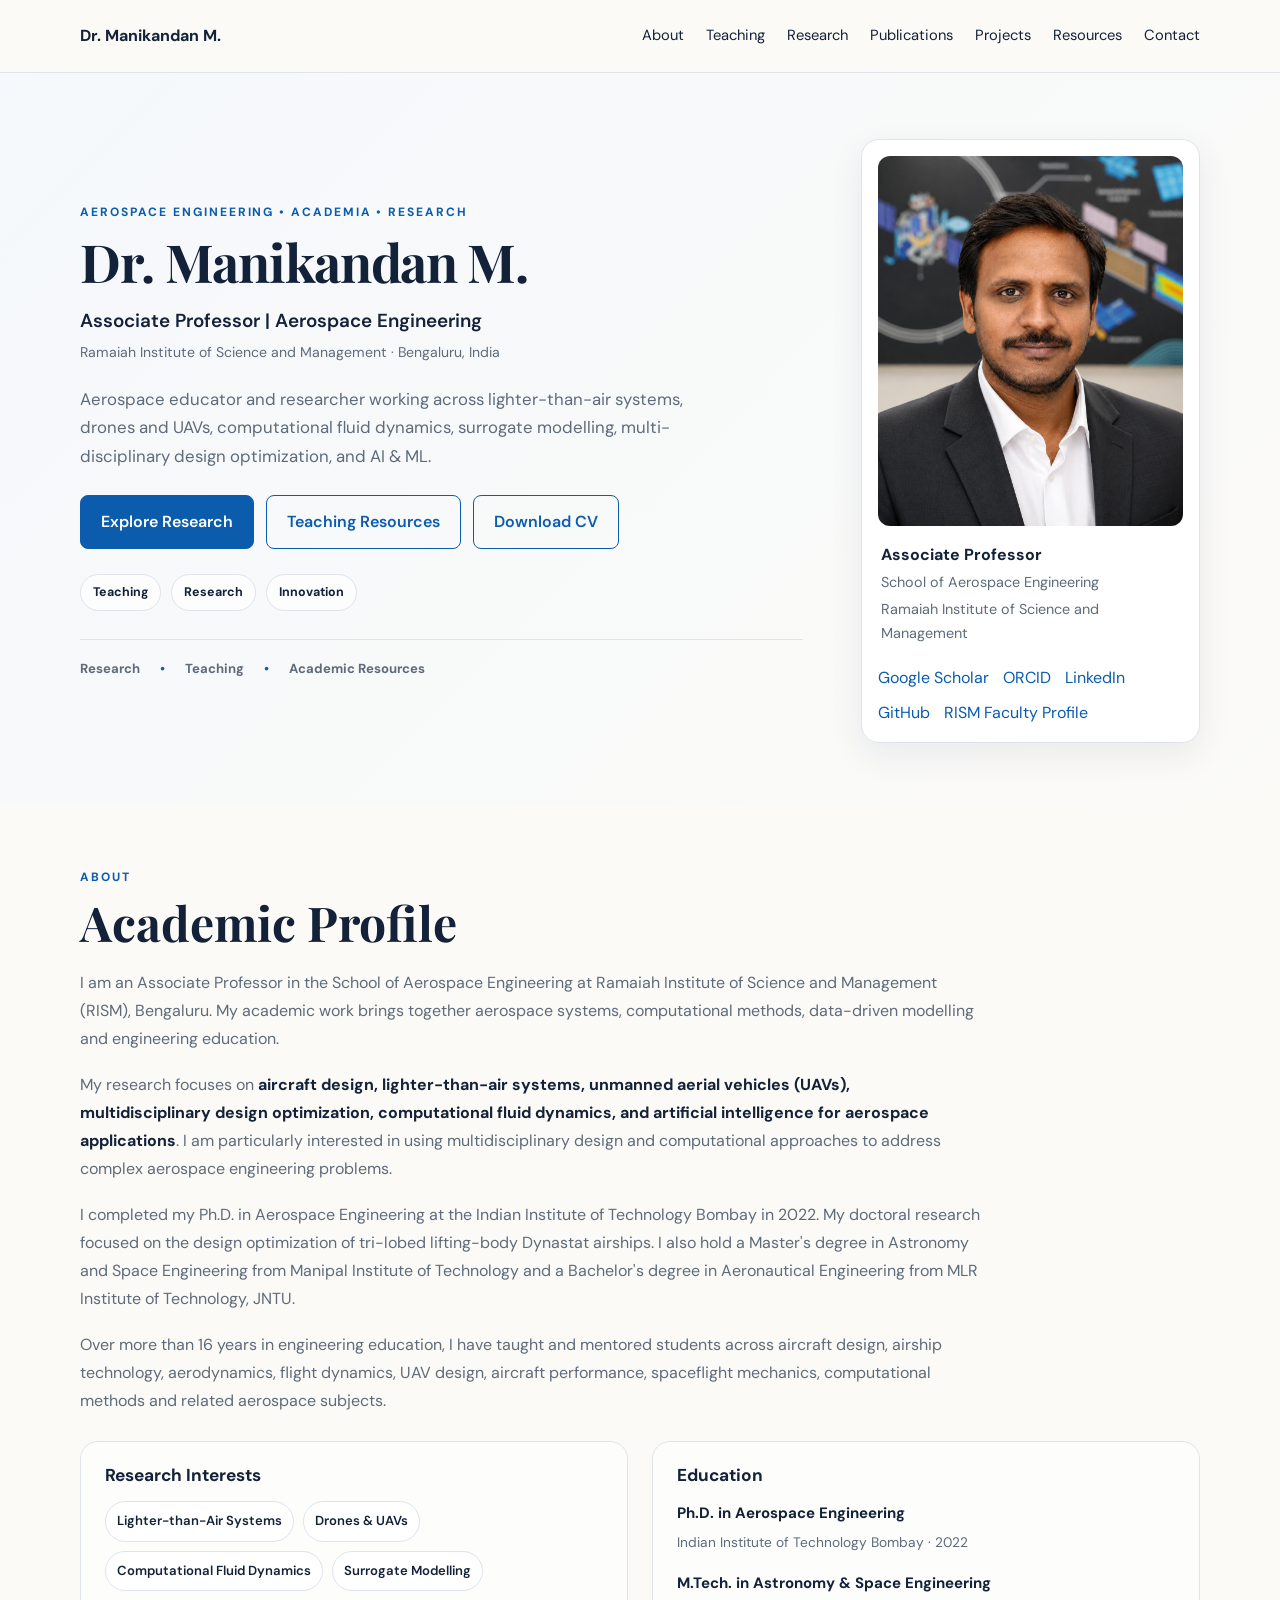
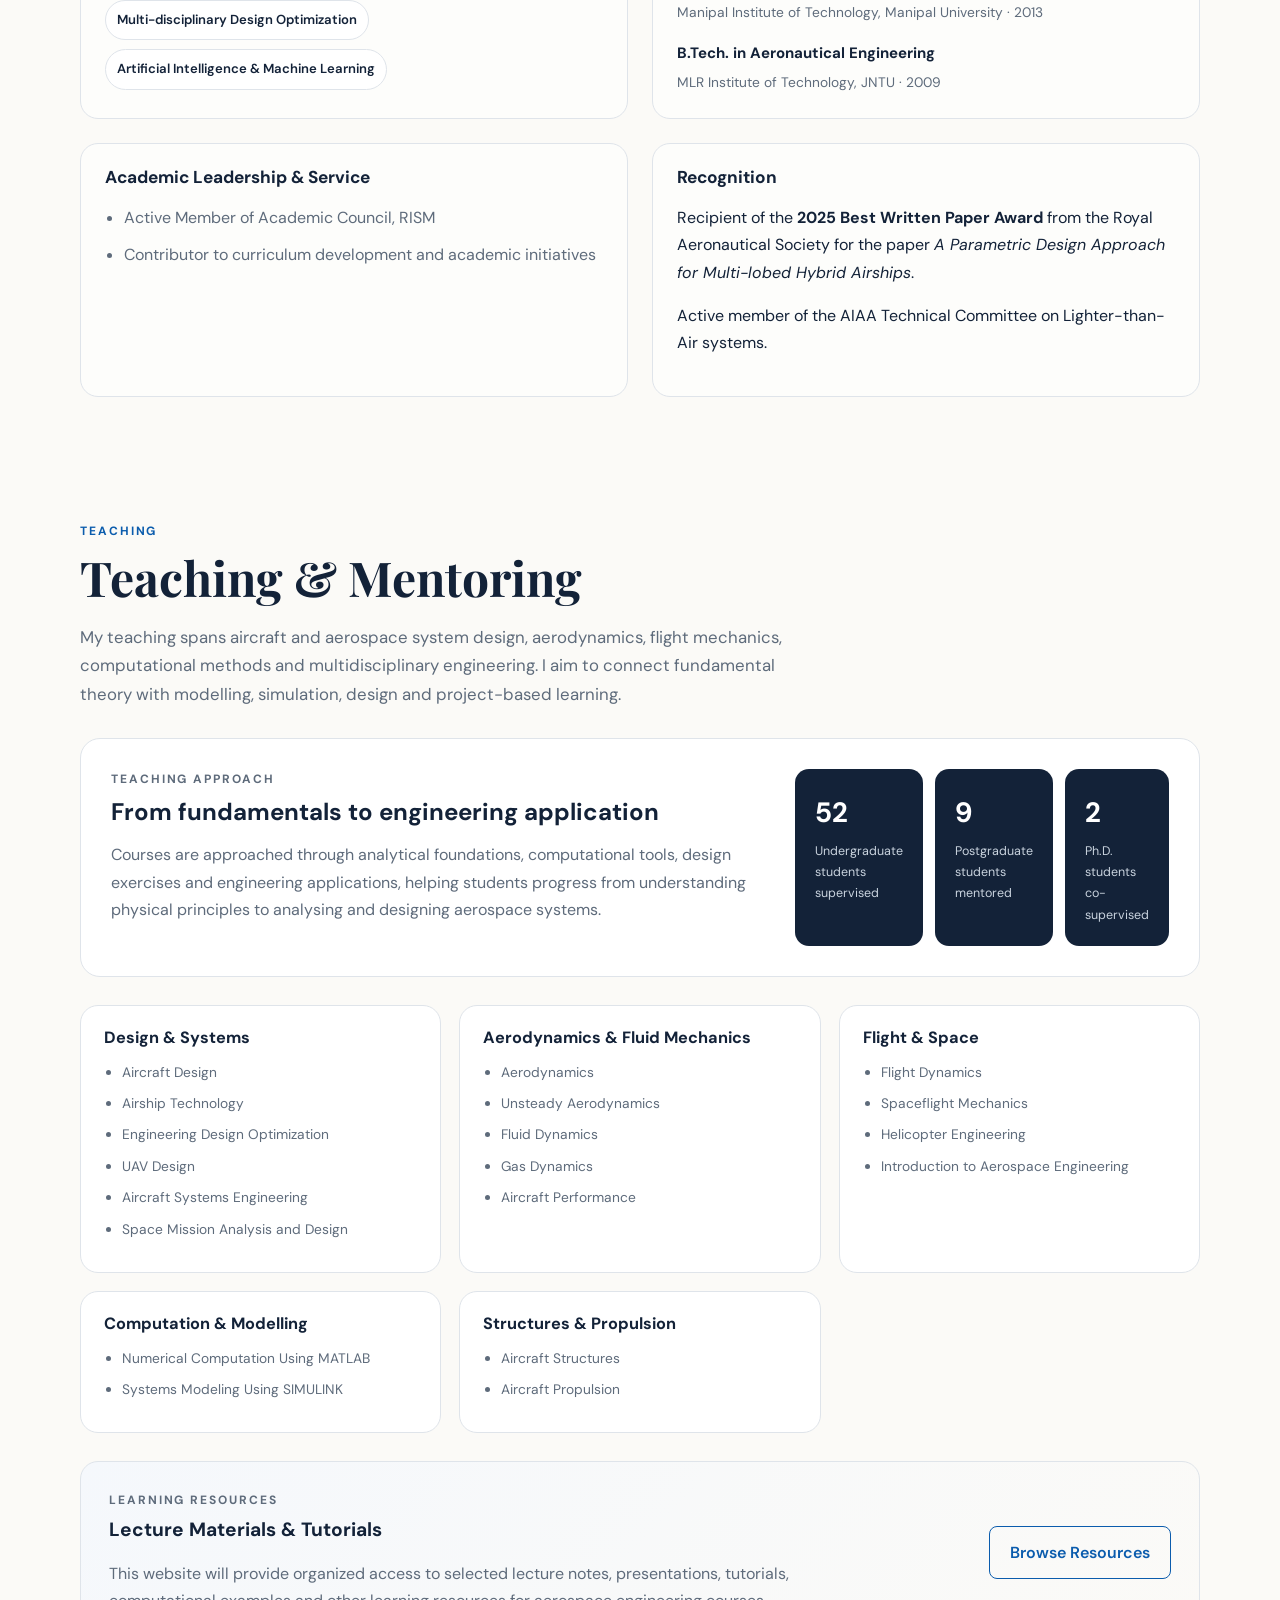
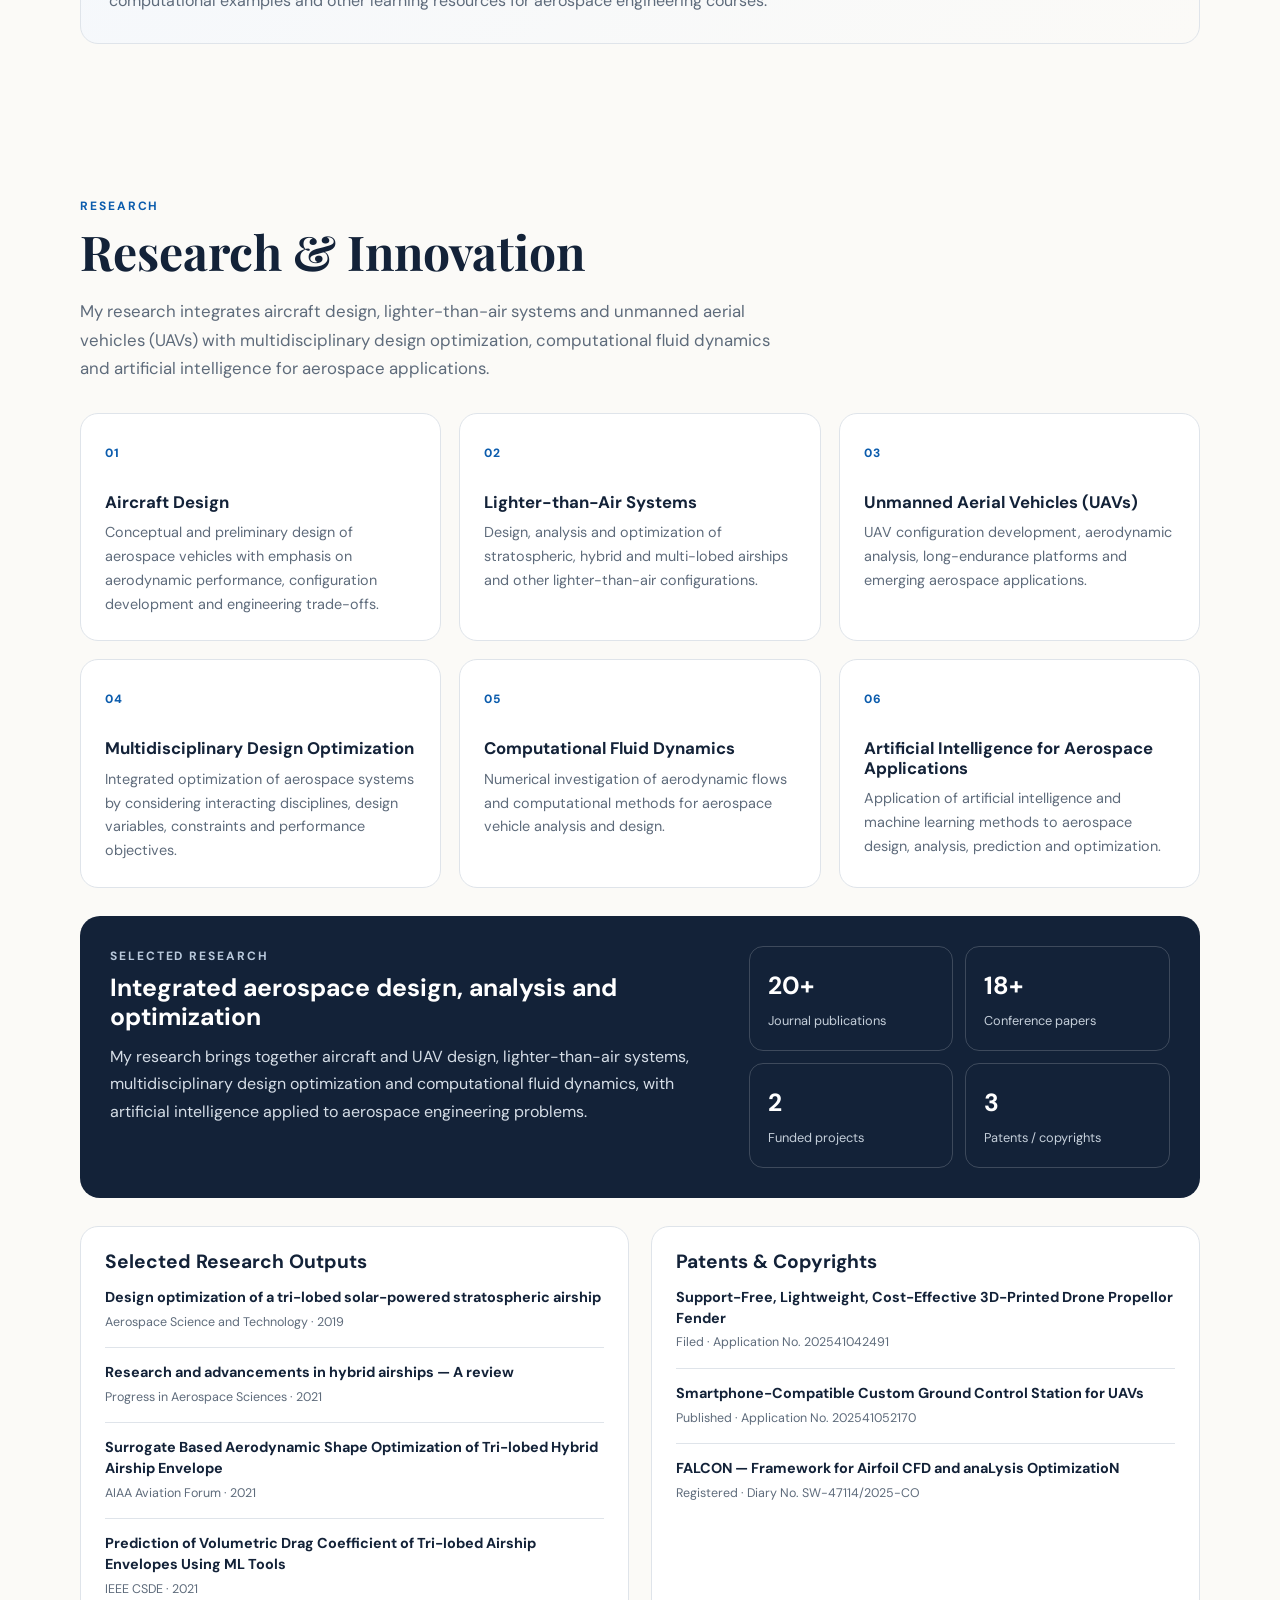
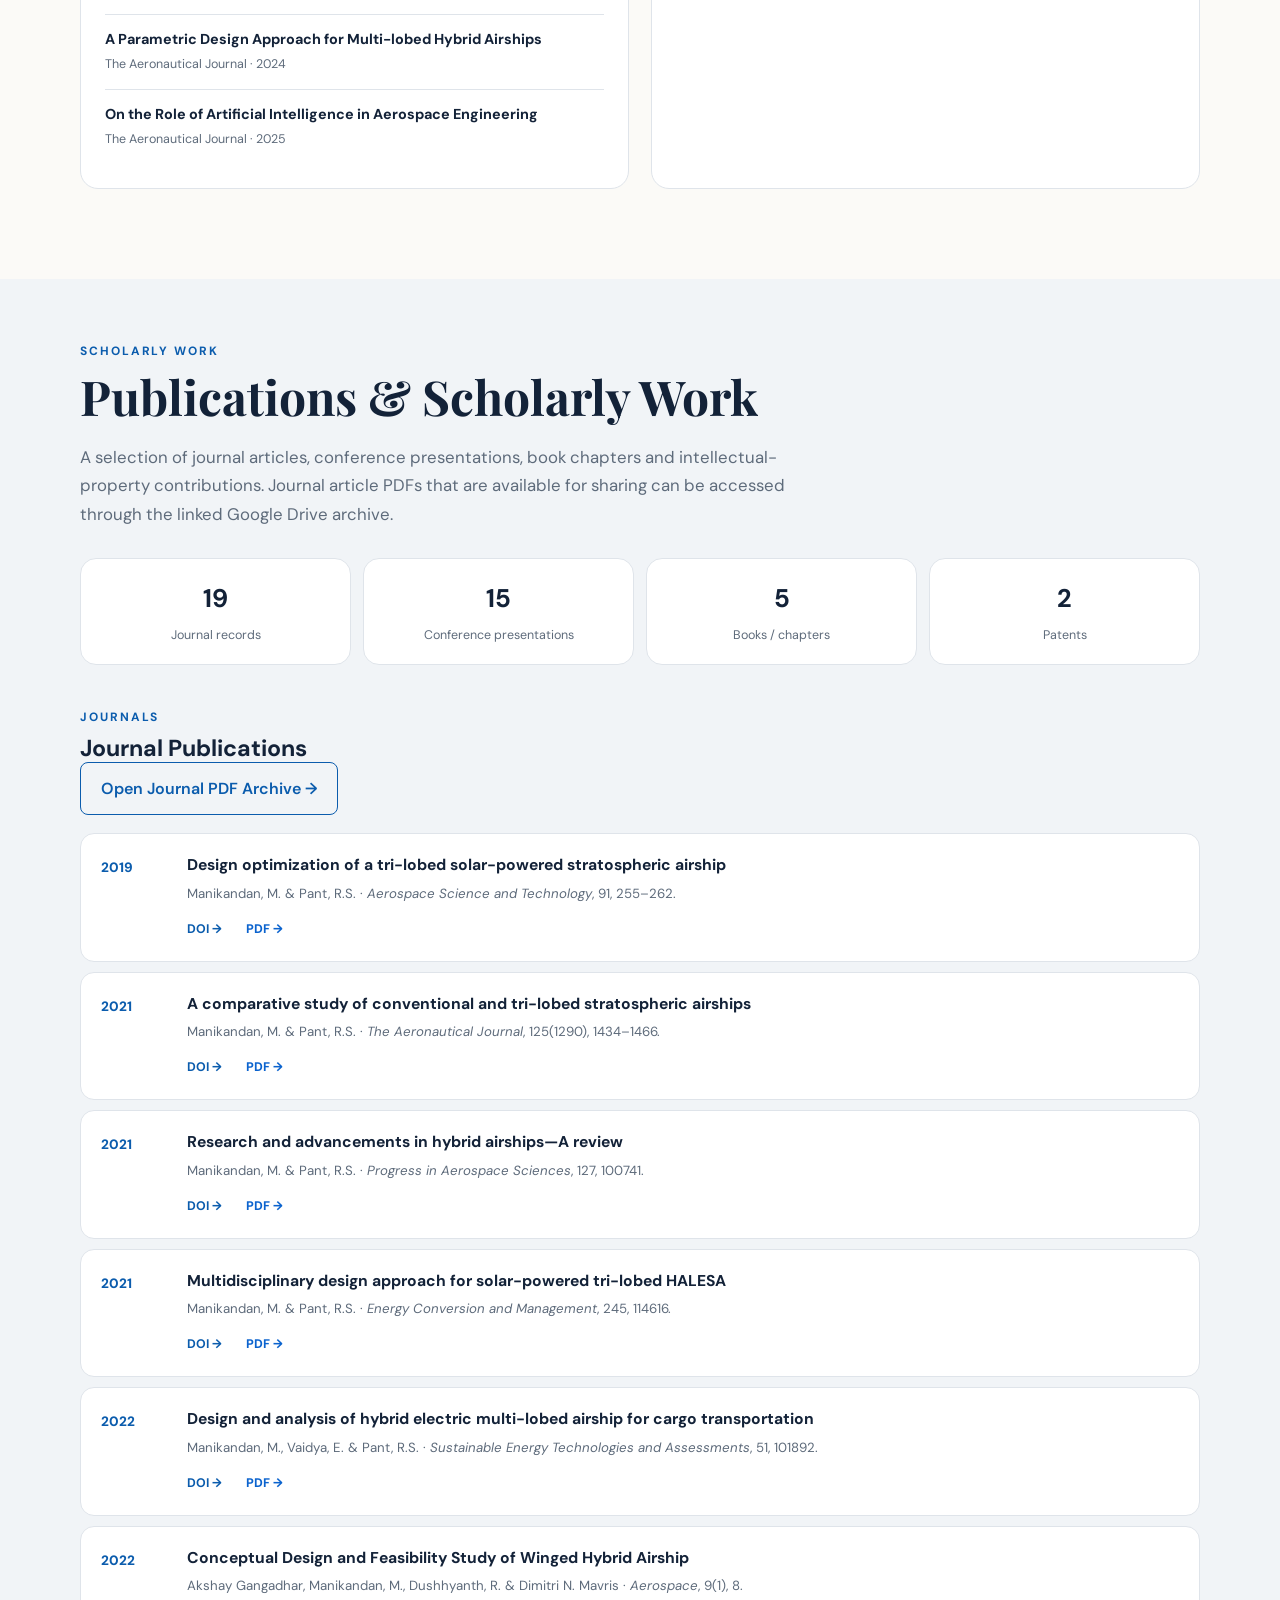
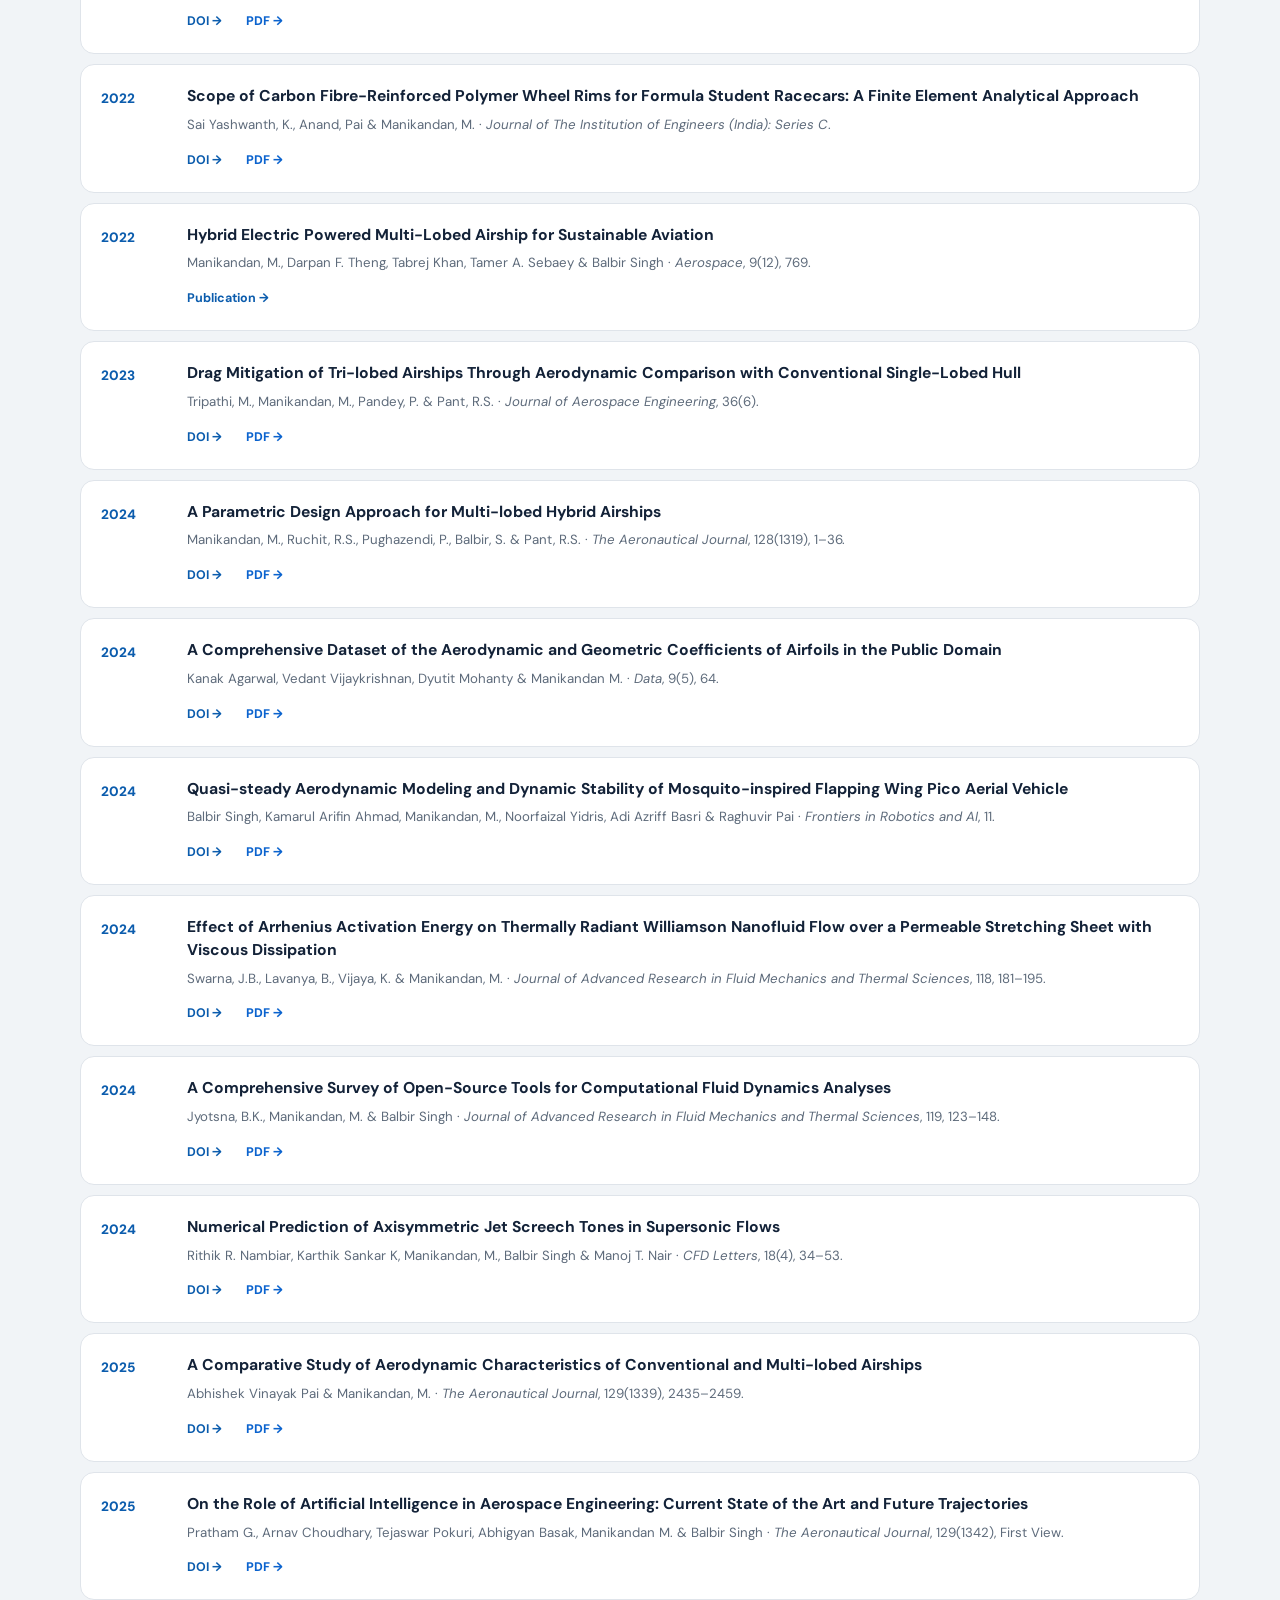
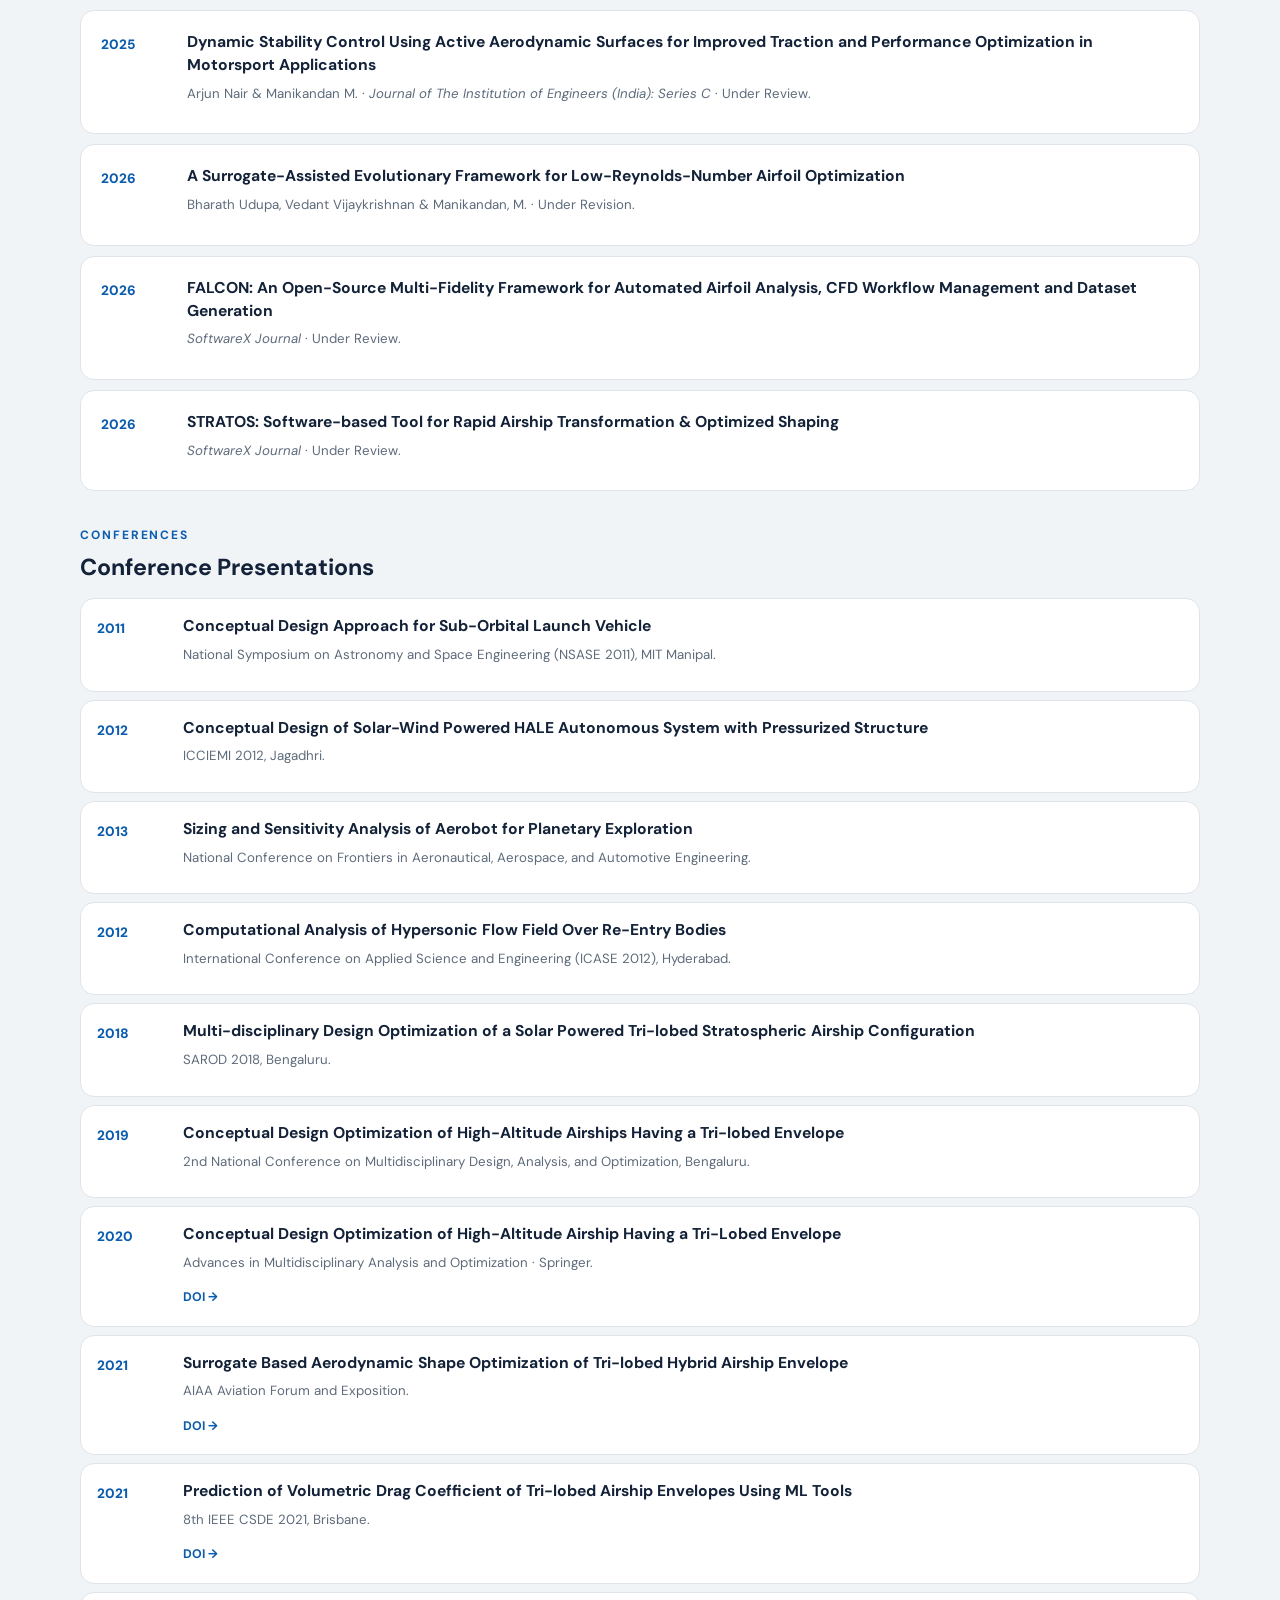
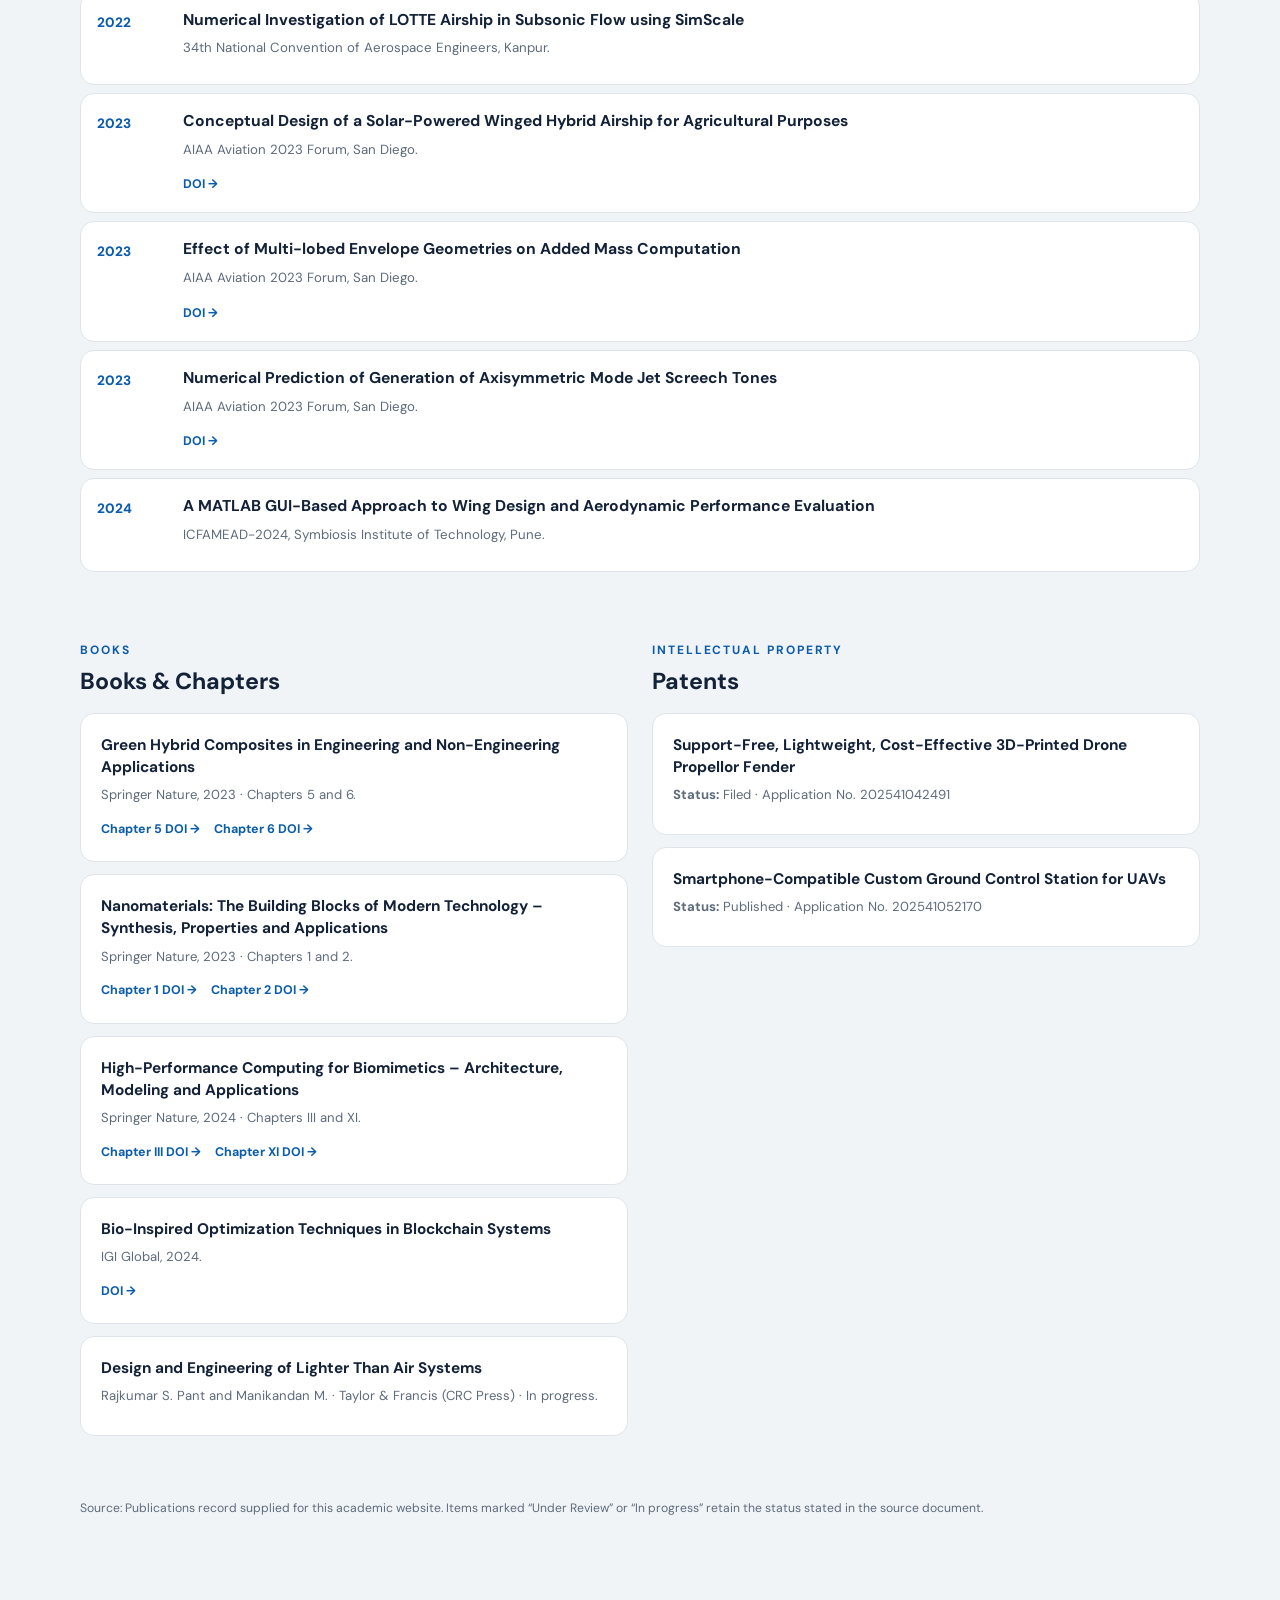
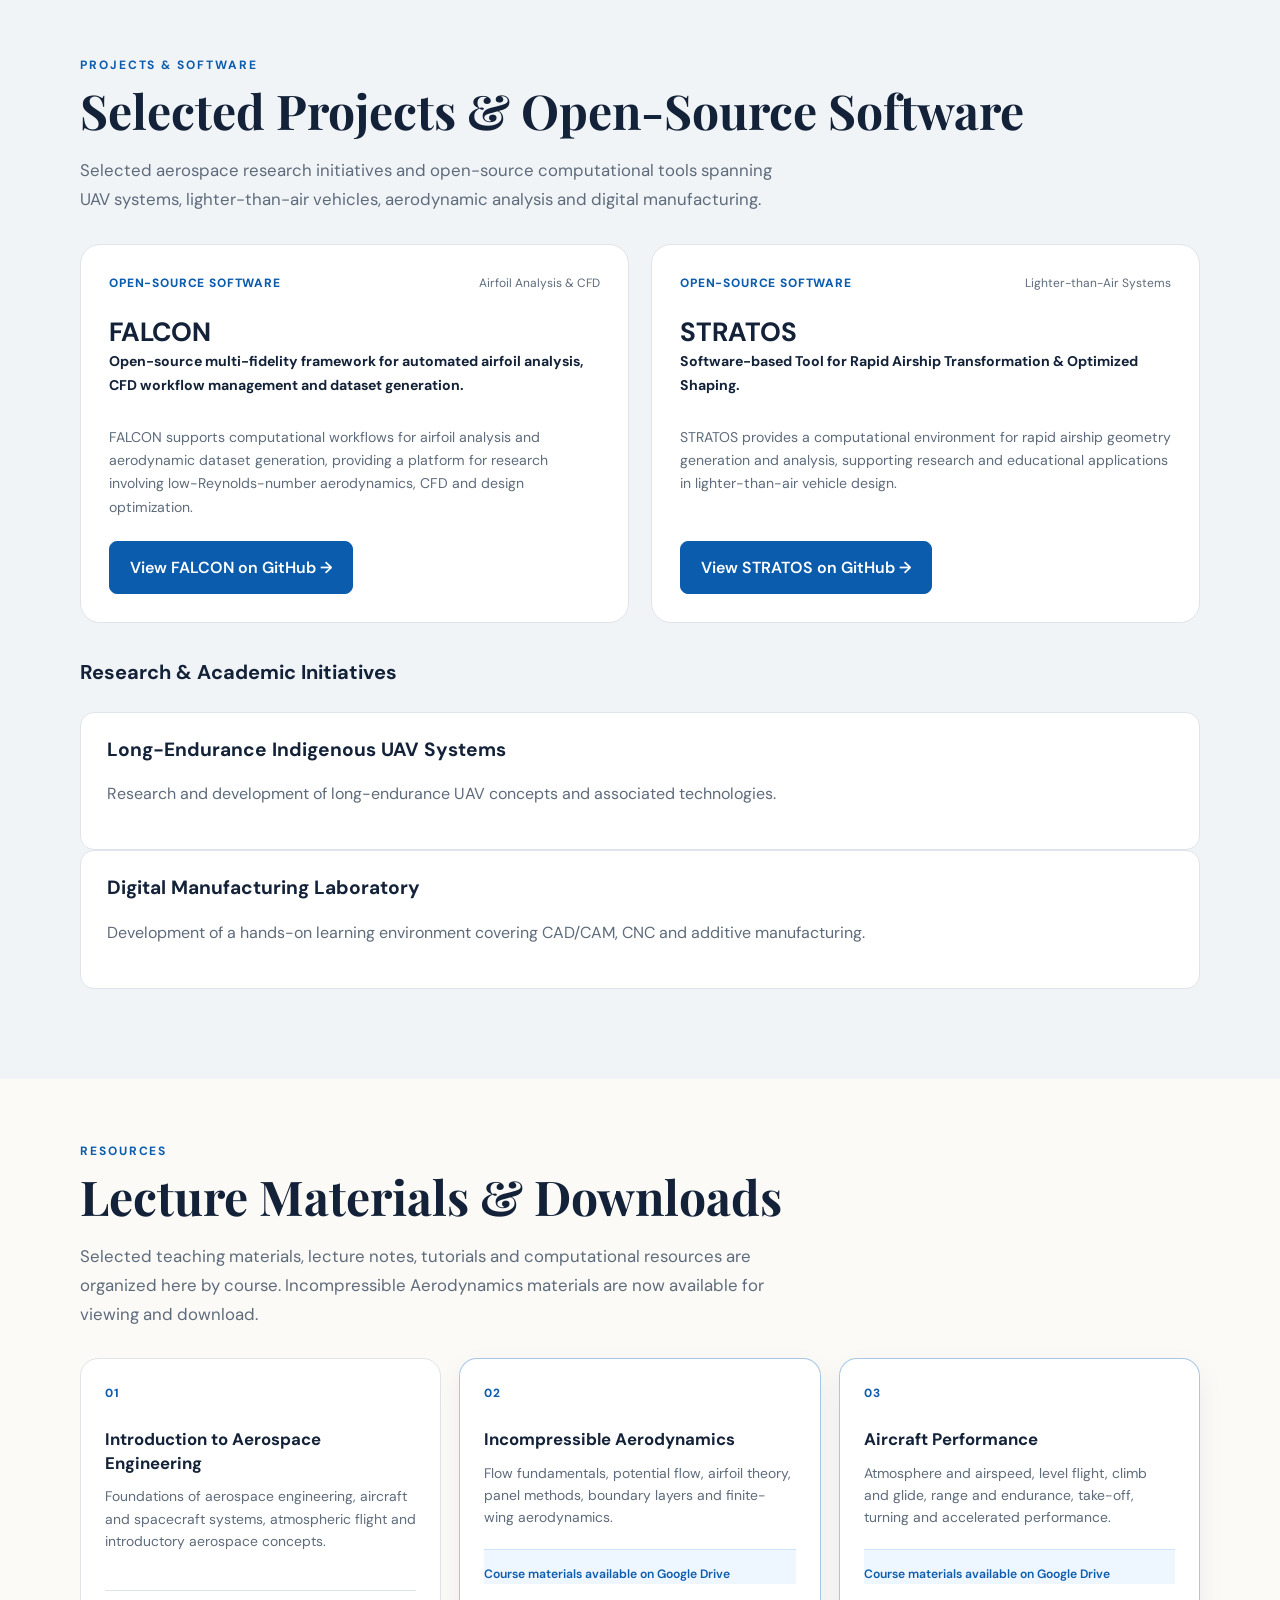
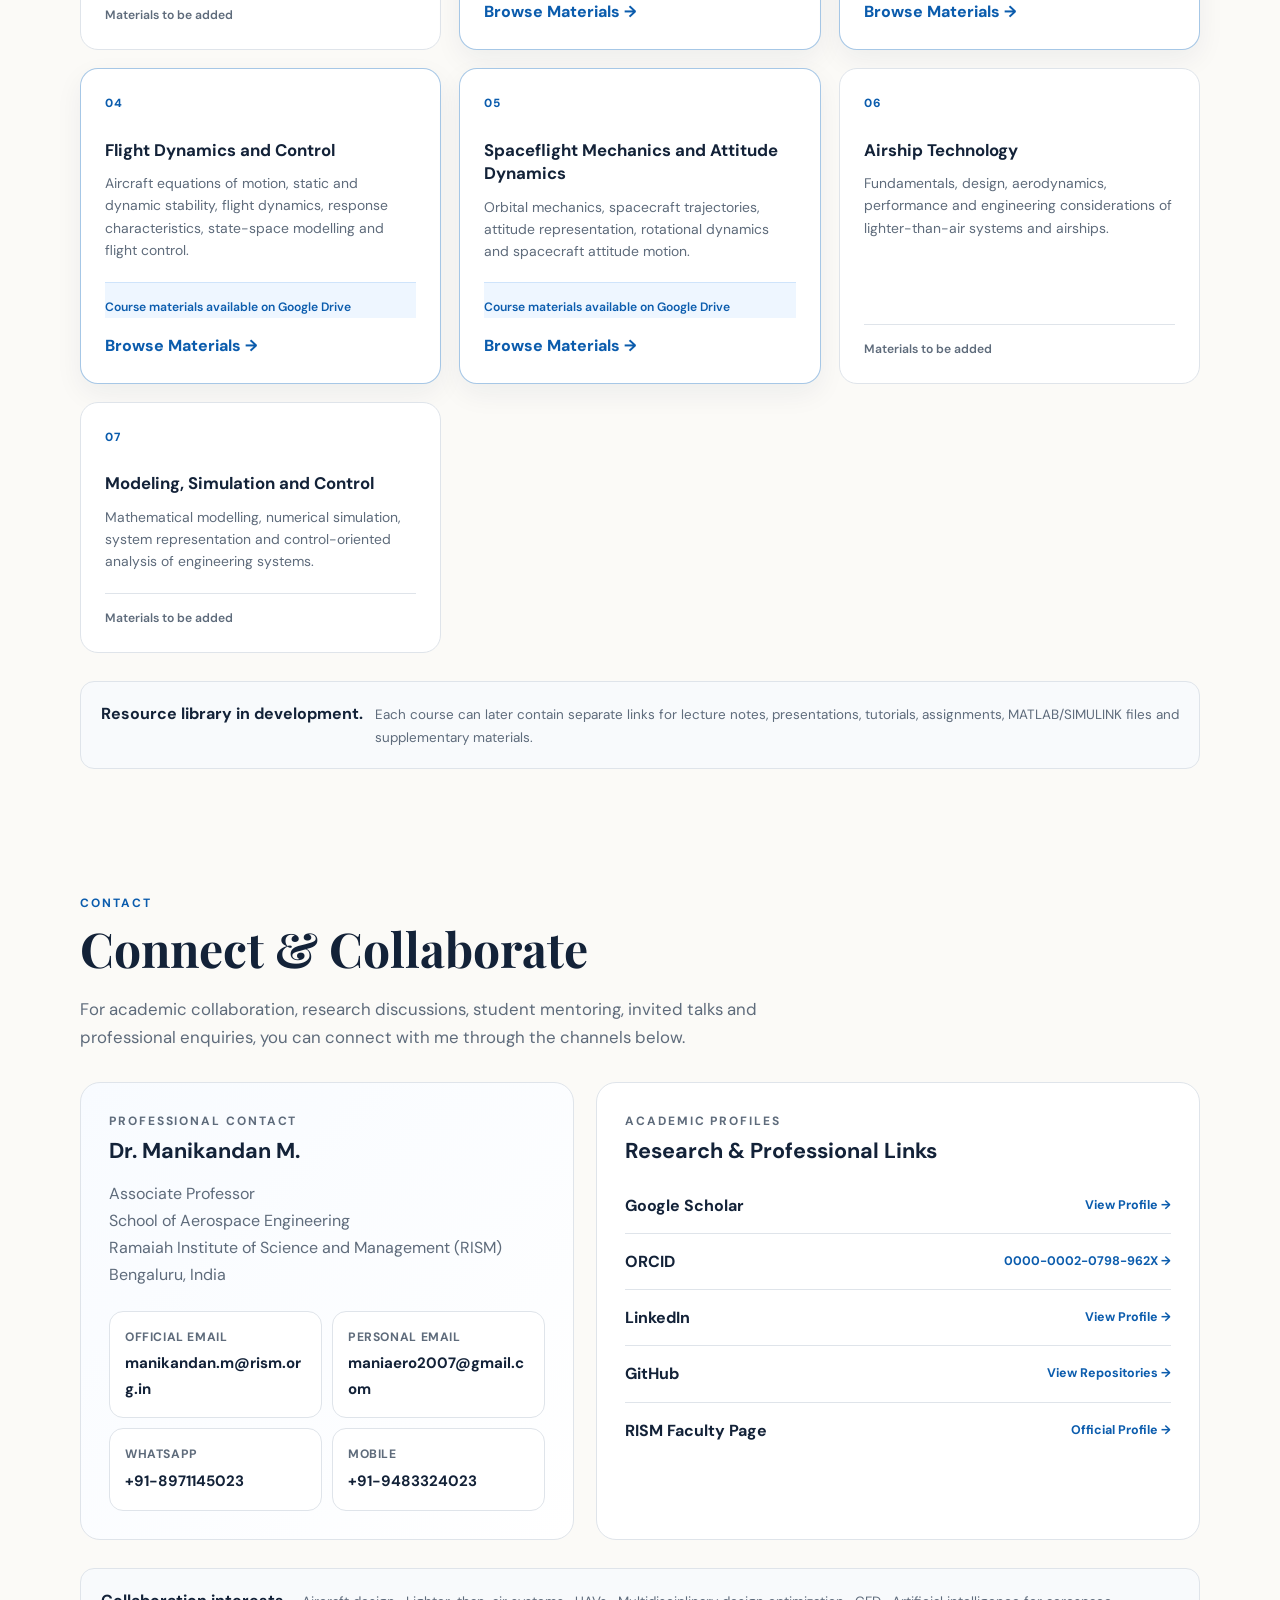
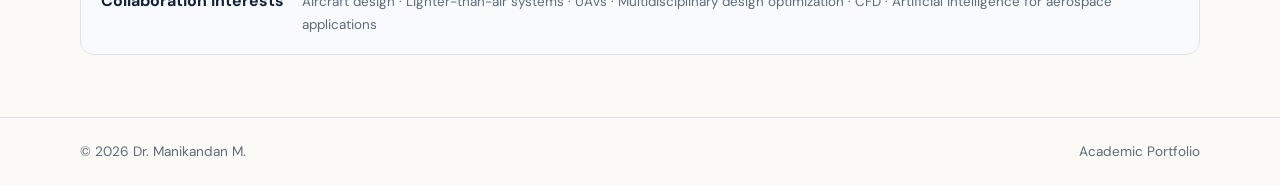
<file: index.html>
<!DOCTYPE html>
<html lang="en">
<head>
  <meta charset="UTF-8">
  <meta name="viewport" content="width=device-width, initial-scale=1.0">
  <meta name="description" content="Academic profile of Dr. Manikandan M., with research interests in aircraft design, lighter-than-air systems, UAVs, multidisciplinary design optimization, computational fluid dynamics, and artificial intelligence for aerospace applications.">
  <title>Dr. Manikandan M. | Aerospace Engineering</title>
  <link rel="stylesheet" href="assets/css/style.css">

<style>
/* Publication PDF access buttons */
.publication a.pdf-access {
  display:inline-block;
  margin-left:14px;
  font-weight:800;
  color:#0b63ce;
  text-decoration:none;
}
.publication a.pdf-access:hover { text-decoration:underline; }
@media(max-width:600px) {
  .publication a.pdf-access { margin-left:10px; }
}
</style>


<style>
/* Compact vertical spacing between major sections */
.section { padding-top: 62px !important; padding-bottom: 62px !important; }
.hero { padding-top: 66px !important; padding-bottom: 62px !important; }
.section-lead { margin-bottom: 30px !important; }
.pub-group { margin-top: 34px !important; margin-bottom: 34px !important; }

.research-columns,
.research-feature,
.teaching-feature,
.teaching-resources-preview,
.project-grid,
.software-grid,
.resource-course-grid,
.contact-grid {
  margin-top: 28px !important;
  margin-bottom: 28px !important;
}

@media (max-width: 760px) {
  .section { padding-top: 46px !important; padding-bottom: 46px !important; }
  .hero { padding-top: 52px !important; padding-bottom: 48px !important; }
  .section-lead { margin-bottom: 24px !important; }
  .pub-group { margin-top: 28px !important; margin-bottom: 28px !important; }
}
</style>

</head>
<body>
<header class="site-header">
  <nav class="nav container">
    <a class="brand" href="#home">Dr. Manikandan M.</a>
    <button class="menu-toggle" aria-label="Toggle menu">☰</button>
    <div class="nav-links">
      <a href="#about">About</a>
      <a href="#teaching">Teaching</a>
      <a href="#research">Research</a>
      <a href="#publications">Publications</a>
      <a href="#projects">Projects</a>
        <a href="#resources">Resources</a>
      <a href="#contact">Contact</a>
    </div>
  </nav>
</header>

<main>
<section id="home" class="hero">
  <div class="container hero-grid">
    <div class="hero-copy">
      <p class="eyebrow">AEROSPACE ENGINEERING • ACADEMIA • RESEARCH</p>
      <h1>Dr. Manikandan M.</h1>
      <p class="hero-role">Associate Professor | Aerospace Engineering</p>
      <p class="hero-location">Ramaiah Institute of Science and Management · Bengaluru, India</p>
      
      <p class="lead">Aerospace educator and researcher working across lighter-than-air systems, drones and UAVs, computational fluid dynamics, surrogate modelling, multi-disciplinary design optimization, and AI & ML.</p>
      <div class="hero-actions">
        <a class="btn primary" href="#research">Explore Research</a>
        <a class="btn secondary" href="#resources">Teaching Resources</a>
        <a class="btn secondary" href="documents/Dr_Manikandan_M_CV.pdf" target="_blank" rel="noopener" download>Download CV</a>
      </div>
      <div class="focus-strip"><span>Teaching</span><span>Research</span><span>Innovation</span></div>
      <div class="hero-highlights">
        <span>Research</span>
        <span>Teaching</span>
        <span>Academic Resources</span>
      </div>
    </div>
    <aside class="profile-card">
      <img class="profile-photo" src="assets/images/profile.jpg" alt="Dr. Manikandan M., Associate Professor of Aerospace Engineering">
      <div class="profile-caption">
        <strong>Associate Professor</strong>
        <span>School of Aerospace Engineering</span>
        <span>Ramaiah Institute of Science and Management</span>
      </div>
      <div class="profile-links">
        <a href="https://scholar.google.com/citations?user=jtr-qcUAAAAJ&hl=en" target="_blank" rel="noopener" aria-label="Google Scholar">Google Scholar</a>
        <a href="https://orcid.org/0000-0002-0798-962X" target="_blank" rel="noopener" aria-label="ORCID">ORCID</a>
        <a href="https://www.linkedin.com/in/dr-manikandan-murugaiah" target="_blank" rel="noopener">LinkedIn</a>
        <a href="https://github.com/manikandanmurugaiah" target="_blank" rel="noopener" aria-label="GitHub">GitHub</a>
      
        <a href="https://rism.org.in/schools/school-of-aerospace-engineering" target="_blank" rel="noopener" aria-label="RISM Faculty Profile">RISM Faculty Profile</a></div>
    </aside>
  </div>
</section>

<section id="about" class="section">
  <div class="container">
    <p class="eyebrow">ABOUT</p>
    <h2>Academic Profile</h2>
    <div class="about-intro">
      <p class="about-lead">I am an Associate Professor in the School of Aerospace Engineering at Ramaiah Institute of Science and Management (RISM), Bengaluru. My academic work brings together aerospace systems, computational methods, data-driven modelling and engineering education.</p>
      <p>My research focuses on <strong>aircraft design, lighter-than-air systems, unmanned aerial vehicles (UAVs), multidisciplinary design optimization, computational fluid dynamics, and artificial intelligence for aerospace applications</strong>. I am particularly interested in using multidisciplinary design and computational approaches to address complex aerospace engineering problems.</p>
      <p>I completed my Ph.D. in Aerospace Engineering at the Indian Institute of Technology Bombay in 2022. My doctoral research focused on the design optimization of tri-lobed lifting-body Dynastat airships. I also hold a Master's degree in Astronomy and Space Engineering from Manipal Institute of Technology and a Bachelor's degree in Aeronautical Engineering from MLR Institute of Technology, JNTU.</p>
      <p>Over more than 16 years in engineering education, I have taught and mentored students across aircraft design, airship technology, aerodynamics, flight dynamics, UAV design, aircraft performance, spaceflight mechanics, computational methods and related aerospace subjects.</p>
    </div>

    <div class="about-grid">
      <div class="about-block">
        <h3>Research Interests</h3>
        <div class="tag-list">
          <span>Lighter-than-Air Systems</span>
          <span>Drones & UAVs</span>
          <span>Computational Fluid Dynamics</span>
          <span>Surrogate Modelling</span>
          <span>Multi-disciplinary Design Optimization</span>
          <span>Artificial Intelligence & Machine Learning</span>
        </div>
      </div>

      <div class="about-block">
        <h3>Education</h3>
        <div class="timeline">
          <div><strong>Ph.D. in Aerospace Engineering</strong><span>Indian Institute of Technology Bombay · 2022</span></div>
          <div><strong>M.Tech. in Astronomy & Space Engineering</strong><span>Manipal Institute of Technology, Manipal University · 2013</span></div>
          <div><strong>B.Tech. in Aeronautical Engineering</strong><span>MLR Institute of Technology, JNTU · 2009</span></div>
        </div>
      </div>

      <div class="about-block">
        <h3>Academic Leadership & Service</h3>
        <ul class="clean-list">
          <li>Active Member of Academic Council, RISM</li>
          <li>Contributor to curriculum development and academic initiatives</li>
        </ul>
      </div>

      <div class="about-block">
        <h3>Recognition</h3>
        <p>Recipient of the <strong>2025 Best Written Paper Award</strong> from the Royal Aeronautical Society for the paper <em>A Parametric Design Approach for Multi-lobed Hybrid Airships</em>.</p>
        <p>Active member of the AIAA Technical Committee on Lighter-than-Air systems.</p>
      </div>
    </div>
  </div>
</section>

<section id="teaching" class="section">
<div class="container">
<p class="eyebrow">TEACHING</p><h2>Teaching & Mentoring</h2>
<p class="section-lead">My teaching spans aircraft and aerospace system design, aerodynamics, flight mechanics, computational methods and multidisciplinary engineering. I aim to connect fundamental theory with modelling, simulation, design and project-based learning.</p>
<div class="teaching-feature"><div><p class="eyebrow">TEACHING APPROACH</p><h3>From fundamentals to engineering application</h3><p>Courses are approached through analytical foundations, computational tools, design exercises and engineering applications, helping students progress from understanding physical principles to analysing and designing aerospace systems.</p></div>
<div class="mentoring-stats"><div><strong>52</strong><span>Undergraduate students supervised</span></div><div><strong>9</strong><span>Postgraduate students mentored</span></div><div><strong>2</strong><span>Ph.D. students co-supervised</span></div></div></div>
<div class="teaching-grid">
<article class="teaching-card"><h3>Design & Systems</h3><ul><li>Aircraft Design</li><li>Airship Technology</li><li>Engineering Design Optimization</li><li>UAV Design</li><li>Aircraft Systems Engineering</li><li>Space Mission Analysis and Design</li></ul></article>
<article class="teaching-card"><h3>Aerodynamics & Fluid Mechanics</h3><ul><li>Aerodynamics</li><li>Unsteady Aerodynamics</li><li>Fluid Dynamics</li><li>Gas Dynamics</li><li>Aircraft Performance</li></ul></article>
<article class="teaching-card"><h3>Flight & Space</h3><ul><li>Flight Dynamics</li><li>Spaceflight Mechanics</li><li>Helicopter Engineering</li><li>Introduction to Aerospace Engineering</li></ul></article>
<article class="teaching-card"><h3>Computation & Modelling</h3><ul><li>Numerical Computation Using MATLAB</li><li>Systems Modeling Using SIMULINK</li></ul></article>
<article class="teaching-card"><h3>Structures & Propulsion</h3><ul><li>Aircraft Structures</li><li>Aircraft Propulsion</li></ul></article>
</div>
<div class="teaching-resources-preview"><div><p class="eyebrow">LEARNING RESOURCES</p><h3>Lecture Materials & Tutorials</h3><p>This website will provide organized access to selected lecture notes, presentations, tutorials, computational examples and other learning resources for aerospace engineering courses.</p></div><a class="btn secondary" href="#resources">Browse Resources</a></div>
</div></section>

<section id="research" class="section">
  <div class="container">
    <p class="eyebrow">RESEARCH</p>
    <h2>Research & Innovation</h2>
    <p class="section-lead">My research integrates aircraft design, lighter-than-air systems and unmanned aerial vehicles (UAVs) with multidisciplinary design optimization, computational fluid dynamics and artificial intelligence for aerospace applications.</p>

    <div class="research-themes">
      <article class="research-card"><span class="research-number">01</span><h3>Aircraft Design</h3><p>Conceptual and preliminary design of aerospace vehicles with emphasis on aerodynamic performance, configuration development and engineering trade-offs.</p></article>
      <article class="research-card"><span class="research-number">02</span><h3>Lighter-than-Air Systems</h3><p>Design, analysis and optimization of stratospheric, hybrid and multi-lobed airships and other lighter-than-air configurations.</p></article>
      <article class="research-card"><span class="research-number">03</span><h3>Unmanned Aerial Vehicles (UAVs)</h3><p>UAV configuration development, aerodynamic analysis, long-endurance platforms and emerging aerospace applications.</p></article>
      <article class="research-card"><span class="research-number">04</span><h3>Multidisciplinary Design Optimization</h3><p>Integrated optimization of aerospace systems by considering interacting disciplines, design variables, constraints and performance objectives.</p></article>
      <article class="research-card"><span class="research-number">05</span><h3>Computational Fluid Dynamics</h3><p>Numerical investigation of aerodynamic flows and computational methods for aerospace vehicle analysis and design.</p></article>
      <article class="research-card"><span class="research-number">06</span><h3>Artificial Intelligence for Aerospace Applications</h3><p>Application of artificial intelligence and machine learning methods to aerospace design, analysis, prediction and optimization.</p></article>
    </div>

    <div class="research-feature">
      <div><p class="eyebrow">SELECTED RESEARCH</p><h3>Integrated aerospace design, analysis and optimization</h3><p>My research brings together aircraft and UAV design, lighter-than-air systems, multidisciplinary design optimization and computational fluid dynamics, with artificial intelligence applied to aerospace engineering problems.</div>
      <div class="research-stat-grid">
        <div><strong>20+</strong><span>Journal publications</span></div>
        <div><strong>18+</strong><span>Conference papers</span></div>
        <div><strong>2</strong><span>Funded projects</span></div>
        <div><strong>3</strong><span>Patents / copyrights</span></div>
      </div>
    </div>

    <div class="research-columns">
      <div class="research-list-card"><h3>Selected Research Outputs</h3><ul class="research-list">
        <li><strong>Design optimization of a tri-lobed solar-powered stratospheric airship</strong><span>Aerospace Science and Technology · 2019</span></li>
        <li><strong>Research and advancements in hybrid airships — A review</strong><span>Progress in Aerospace Sciences · 2021</span></li>
        <li><strong>Surrogate Based Aerodynamic Shape Optimization of Tri-lobed Hybrid Airship Envelope</strong><span>AIAA Aviation Forum · 2021</span></li>
        <li><strong>Prediction of Volumetric Drag Coefficient of Tri-lobed Airship Envelopes Using ML Tools</strong><span>IEEE CSDE · 2021</span></li>
        <li><strong>A Parametric Design Approach for Multi-lobed Hybrid Airships</strong><span>The Aeronautical Journal · 2024</span></li>
        <li><strong>On the Role of Artificial Intelligence in Aerospace Engineering</strong><span>The Aeronautical Journal · 2025</span></li>
      </ul></div>

      <div class="research-list-card"><h3>Patents & Copyrights</h3><ul class="research-list">
        <li><strong>Support-Free, Lightweight, Cost-Effective 3D-Printed Drone Propellor Fender</strong><span>Filed · Application No. 202541042491</span></li>
        <li><strong>Smartphone-Compatible Custom Ground Control Station for UAVs</strong><span>Published · Application No. 202541052170</span></li>
        <li><strong>FALCON — Framework for Airfoil CFD and anaLysis OptimizatioN</strong><span>Registered · Diary No. SW-47114/2025-CO</span></li>
      </ul></div>
    </div>
  </div>
</section>

<section id="publications" class="section alt">
  <div class="container">
    <p class="eyebrow">SCHOLARLY WORK</p>
    <h2>Publications & Scholarly Work</h2>
    <p class="section-lead">A selection of journal articles, conference presentations, book chapters and intellectual-property contributions. Journal article PDFs that are available for sharing can be accessed through the linked Google Drive archive.</p>

    <div class="publication-summary">
      <div><strong>19</strong><span>Journal records</span></div>
      <div><strong>15</strong><span>Conference presentations</span></div>
      <div><strong>5</strong><span>Books / chapters</span></div>
      <div><strong>2</strong><span>Patents</span></div>
    </div>

    <div class="pub-group">
      <div class="pub-group-head">
        <div><p class="eyebrow">JOURNALS</p><h3>Journal Publications</h3></div>
        <a class="btn secondary" href="https://drive.google.com/drive/folders/1fYrCF9uP5eNdRb2AKuwVRLHD2Buf-lx8?usp=sharing" target="_blank" rel="noopener">Open Journal PDF Archive →</a>
      </div>
      <div class="publication-list">
        <article class="publication"><span class="year">2019</span><div><h3>Design optimization of a tri-lobed solar-powered stratospheric airship</h3><p>Manikandan, M. & Pant, R.S. · <em>Aerospace Science and Technology</em>, 91, 255–262.</p><a href="https://doi.org/10.1016/j.ast.2019.05.016" target="_blank" rel="noopener">DOI →</a><a class="pdf-access" href="https://drive.google.com/drive/folders/1fYrCF9uP5eNdRb2AKuwVRLHD2Buf-lx8?usp=sharing" target="_blank" rel="noopener" title="Open the Journal Articles Google Drive folder and select this paper">PDF →</a></div></article>
        <article class="publication"><span class="year">2021</span><div><h3>A comparative study of conventional and tri-lobed stratospheric airships</h3><p>Manikandan, M. & Pant, R.S. · <em>The Aeronautical Journal</em>, 125(1290), 1434–1466.</p><a href="https://doi.org/10.1017/aer.2021.24" target="_blank" rel="noopener">DOI →</a><a class="pdf-access" href="https://drive.google.com/drive/folders/1fYrCF9uP5eNdRb2AKuwVRLHD2Buf-lx8?usp=sharing" target="_blank" rel="noopener" title="Open the Journal Articles Google Drive folder and select this paper">PDF →</a></div></article>
        <article class="publication"><span class="year">2021</span><div><h3>Research and advancements in hybrid airships—A review</h3><p>Manikandan, M. & Pant, R.S. · <em>Progress in Aerospace Sciences</em>, 127, 100741.</p><a href="https://doi.org/10.1016/j.paerosci.2021.100741" target="_blank" rel="noopener">DOI →</a><a class="pdf-access" href="https://drive.google.com/drive/folders/1fYrCF9uP5eNdRb2AKuwVRLHD2Buf-lx8?usp=sharing" target="_blank" rel="noopener" title="Open the Journal Articles Google Drive folder and select this paper">PDF →</a></div></article>
        <article class="publication"><span class="year">2021</span><div><h3>Multidisciplinary design approach for solar-powered tri-lobed HALESA</h3><p>Manikandan, M. & Pant, R.S. · <em>Energy Conversion and Management</em>, 245, 114616.</p><a href="https://doi.org/10.1016/j.enconman.2021.114616" target="_blank" rel="noopener">DOI →</a><a class="pdf-access" href="https://drive.google.com/drive/folders/1fYrCF9uP5eNdRb2AKuwVRLHD2Buf-lx8?usp=sharing" target="_blank" rel="noopener" title="Open the Journal Articles Google Drive folder and select this paper">PDF →</a></div></article>
        <article class="publication"><span class="year">2022</span><div><h3>Design and analysis of hybrid electric multi-lobed airship for cargo transportation</h3><p>Manikandan, M., Vaidya, E. & Pant, R.S. · <em>Sustainable Energy Technologies and Assessments</em>, 51, 101892.</p><a href="https://doi.org/10.1016/j.seta.2021.101892" target="_blank" rel="noopener">DOI →</a><a class="pdf-access" href="https://drive.google.com/drive/folders/1fYrCF9uP5eNdRb2AKuwVRLHD2Buf-lx8?usp=sharing" target="_blank" rel="noopener" title="Open the Journal Articles Google Drive folder and select this paper">PDF →</a></div></article>
        <article class="publication"><span class="year">2022</span><div><h3>Conceptual Design and Feasibility Study of Winged Hybrid Airship</h3><p>Akshay Gangadhar, Manikandan, M., Dushhyanth, R. & Dimitri N. Mavris · <em>Aerospace</em>, 9(1), 8.</p><a href="https://doi.org/10.3390/aerospace9010008" target="_blank" rel="noopener">DOI →</a><a class="pdf-access" href="https://drive.google.com/drive/folders/1fYrCF9uP5eNdRb2AKuwVRLHD2Buf-lx8?usp=sharing" target="_blank" rel="noopener" title="Open the Journal Articles Google Drive folder and select this paper">PDF →</a></div></article>
        <article class="publication"><span class="year">2022</span><div><h3>Scope of Carbon Fibre-Reinforced Polymer Wheel Rims for Formula Student Racecars: A Finite Element Analytical Approach</h3><p>Sai Yashwanth, K., Anand, Pai & Manikandan, M. · <em>Journal of The Institution of Engineers (India): Series C</em>.</p><a href="https://doi.org/10.1007/s40032-022-00808-w" target="_blank" rel="noopener">DOI →</a><a class="pdf-access" href="https://drive.google.com/drive/folders/1fYrCF9uP5eNdRb2AKuwVRLHD2Buf-lx8?usp=sharing" target="_blank" rel="noopener" title="Open the Journal Articles Google Drive folder and select this paper">PDF →</a></div></article>
        <article class="publication"><span class="year">2022</span><div><h3>Hybrid Electric Powered Multi-Lobed Airship for Sustainable Aviation</h3><p>Manikandan, M., Darpan F. Theng, Tabrej Khan, Tamer A. Sebaey & Balbir Singh · <em>Aerospace</em>, 9(12), 769.</p><a href="https://www.mdpi.com/2226-4310/9/12/769" target="_blank" rel="noopener">Publication →</a></div></article>
        <article class="publication"><span class="year">2023</span><div><h3>Drag Mitigation of Tri-lobed Airships Through Aerodynamic Comparison with Conventional Single-Lobed Hull</h3><p>Tripathi, M., Manikandan, M., Pandey, P. & Pant, R.S. · <em>Journal of Aerospace Engineering</em>, 36(6).</p><a href="https://doi.org/10.1061/JAEEEZ/ASENG-4793" target="_blank" rel="noopener">DOI →</a><a class="pdf-access" href="https://drive.google.com/drive/folders/1fYrCF9uP5eNdRb2AKuwVRLHD2Buf-lx8?usp=sharing" target="_blank" rel="noopener" title="Open the Journal Articles Google Drive folder and select this paper">PDF →</a></div></article>
        <article class="publication"><span class="year">2024</span><div><h3>A Parametric Design Approach for Multi-lobed Hybrid Airships</h3><p>Manikandan, M., Ruchit, R.S., Pughazendi, P., Balbir, S. & Pant, R.S. · <em>The Aeronautical Journal</em>, 128(1319), 1–36.</p><a href="https://doi.org/10.1017/aer.2023.37" target="_blank" rel="noopener">DOI →</a><a class="pdf-access" href="https://drive.google.com/drive/folders/1fYrCF9uP5eNdRb2AKuwVRLHD2Buf-lx8?usp=sharing" target="_blank" rel="noopener" title="Open the Journal Articles Google Drive folder and select this paper">PDF →</a></div></article>
        <article class="publication"><span class="year">2024</span><div><h3>A Comprehensive Dataset of the Aerodynamic and Geometric Coefficients of Airfoils in the Public Domain</h3><p>Kanak Agarwal, Vedant Vijaykrishnan, Dyutit Mohanty & Manikandan M. · <em>Data</em>, 9(5), 64.</p><a href="https://doi.org/10.3390/data9050064" target="_blank" rel="noopener">DOI →</a><a class="pdf-access" href="https://drive.google.com/drive/folders/1fYrCF9uP5eNdRb2AKuwVRLHD2Buf-lx8?usp=sharing" target="_blank" rel="noopener" title="Open the Journal Articles Google Drive folder and select this paper">PDF →</a></div></article>
        <article class="publication"><span class="year">2024</span><div><h3>Quasi-steady Aerodynamic Modeling and Dynamic Stability of Mosquito-inspired Flapping Wing Pico Aerial Vehicle</h3><p>Balbir Singh, Kamarul Arifin Ahmad, Manikandan, M., Noorfaizal Yidris, Adi Azriff Basri & Raghuvir Pai · <em>Frontiers in Robotics and AI</em>, 11.</p><a href="https://doi.org/10.3389/frobt.2024.1362206" target="_blank" rel="noopener">DOI →</a><a class="pdf-access" href="https://drive.google.com/drive/folders/1fYrCF9uP5eNdRb2AKuwVRLHD2Buf-lx8?usp=sharing" target="_blank" rel="noopener" title="Open the Journal Articles Google Drive folder and select this paper">PDF →</a></div></article>
        <article class="publication"><span class="year">2024</span><div><h3>Effect of Arrhenius Activation Energy on Thermally Radiant Williamson Nanofluid Flow over a Permeable Stretching Sheet with Viscous Dissipation</h3><p>Swarna, J.B., Lavanya, B., Vijaya, K. & Manikandan, M. · <em>Journal of Advanced Research in Fluid Mechanics and Thermal Sciences</em>, 118, 181–195.</p><a href="https://doi.org/10.37934/arfmts.118.2.181195" target="_blank" rel="noopener">DOI →</a><a class="pdf-access" href="https://drive.google.com/drive/folders/1fYrCF9uP5eNdRb2AKuwVRLHD2Buf-lx8?usp=sharing" target="_blank" rel="noopener" title="Open the Journal Articles Google Drive folder and select this paper">PDF →</a></div></article>
        <article class="publication"><span class="year">2024</span><div><h3>A Comprehensive Survey of Open-Source Tools for Computational Fluid Dynamics Analyses</h3><p>Jyotsna, B.K., Manikandan, M. & Balbir Singh · <em>Journal of Advanced Research in Fluid Mechanics and Thermal Sciences</em>, 119, 123–148.</p><a href="https://doi.org/10.37934/arfmts.119.2.123148" target="_blank" rel="noopener">DOI →</a><a class="pdf-access" href="https://drive.google.com/drive/folders/1fYrCF9uP5eNdRb2AKuwVRLHD2Buf-lx8?usp=sharing" target="_blank" rel="noopener" title="Open the Journal Articles Google Drive folder and select this paper">PDF →</a></div></article>
        <article class="publication"><span class="year">2024</span><div><h3>Numerical Prediction of Axisymmetric Jet Screech Tones in Supersonic Flows</h3><p>Rithik R. Nambiar, Karthik Sankar K, Manikandan, M., Balbir Singh & Manoj T. Nair · <em>CFD Letters</em>, 18(4), 34–53.</p><a href="https://doi.org/10.37934/cfdl.18.4.3453" target="_blank" rel="noopener">DOI →</a><a class="pdf-access" href="https://drive.google.com/drive/folders/1fYrCF9uP5eNdRb2AKuwVRLHD2Buf-lx8?usp=sharing" target="_blank" rel="noopener" title="Open the Journal Articles Google Drive folder and select this paper">PDF →</a></div></article>
        <article class="publication"><span class="year">2025</span><div><h3>A Comparative Study of Aerodynamic Characteristics of Conventional and Multi-lobed Airships</h3><p>Abhishek Vinayak Pai & Manikandan, M. · <em>The Aeronautical Journal</em>, 129(1339), 2435–2459.</p><a href="https://doi.org/10.1017/aer.2025.39" target="_blank" rel="noopener">DOI →</a><a class="pdf-access" href="https://drive.google.com/drive/folders/1fYrCF9uP5eNdRb2AKuwVRLHD2Buf-lx8?usp=sharing" target="_blank" rel="noopener" title="Open the Journal Articles Google Drive folder and select this paper">PDF →</a></div></article>
        <article class="publication"><span class="year">2025</span><div><h3>On the Role of Artificial Intelligence in Aerospace Engineering: Current State of the Art and Future Trajectories</h3><p>Pratham G., Arnav Choudhary, Tejaswar Pokuri, Abhigyan Basak, Manikandan M. & Balbir Singh · <em>The Aeronautical Journal</em>, 129(1342), First View.</p><a href="https://doi.org/10.1017/aer.2025.10050" target="_blank" rel="noopener">DOI →</a><a class="pdf-access" href="https://drive.google.com/drive/folders/1fYrCF9uP5eNdRb2AKuwVRLHD2Buf-lx8?usp=sharing" target="_blank" rel="noopener" title="Open the Journal Articles Google Drive folder and select this paper">PDF →</a></div></article>
        <article class="publication"><span class="year">2025</span><div><h3>Dynamic Stability Control Using Active Aerodynamic Surfaces for Improved Traction and Performance Optimization in Motorsport Applications</h3><p>Arjun Nair & Manikandan M. · <em>Journal of The Institution of Engineers (India): Series C</em> · Under Review.</p></div></article>
        <article class="publication"><span class="year">2026</span><div><h3>A Surrogate-Assisted Evolutionary Framework for Low-Reynolds-Number Airfoil Optimization</h3><p>Bharath Udupa, Vedant Vijaykrishnan & Manikandan, M. · Under Revision.</p></div></article>
        <article class="publication"><span class="year">2026</span><div><h3>FALCON: An Open-Source Multi-Fidelity Framework for Automated Airfoil Analysis, CFD Workflow Management and Dataset Generation</h3><p><em>SoftwareX Journal</em> · Under Review.</p></div></article>
        <article class="publication"><span class="year">2026</span><div><h3>STRATOS: Software-based Tool for Rapid Airship Transformation &amp; Optimized Shaping</h3><p><em>SoftwareX Journal</em> · Under Review.</p></div></article>
      </div>
    </div>

    <div class="pub-group">
      <div class="pub-group-head"><p class="eyebrow">CONFERENCES</p><h3>Conference Presentations</h3></div>
      <div class="publication-list compact">
        <article class="publication"><span class="year">2011</span><div><h3>Conceptual Design Approach for Sub-Orbital Launch Vehicle</h3><p>National Symposium on Astronomy and Space Engineering (NSASE 2011), MIT Manipal.</p></div></article>
        <article class="publication"><span class="year">2012</span><div><h3>Conceptual Design of Solar-Wind Powered HALE Autonomous System with Pressurized Structure</h3><p>ICCIEMI 2012, Jagadhri.</p></div></article>
        <article class="publication"><span class="year">2013</span><div><h3>Sizing and Sensitivity Analysis of Aerobot for Planetary Exploration</h3><p>National Conference on Frontiers in Aeronautical, Aerospace, and Automotive Engineering.</p></div></article>
        <article class="publication"><span class="year">2012</span><div><h3>Computational Analysis of Hypersonic Flow Field Over Re-Entry Bodies</h3><p>International Conference on Applied Science and Engineering (ICASE 2012), Hyderabad.</p></div></article>
        <article class="publication"><span class="year">2018</span><div><h3>Multi-disciplinary Design Optimization of a Solar Powered Tri-lobed Stratospheric Airship Configuration</h3><p>SAROD 2018, Bengaluru.</p></div></article>
        <article class="publication"><span class="year">2019</span><div><h3>Conceptual Design Optimization of High-Altitude Airships Having a Tri-lobed Envelope</h3><p>2nd National Conference on Multidisciplinary Design, Analysis, and Optimization, Bengaluru.</p></div></article>
        <article class="publication"><span class="year">2020</span><div><h3>Conceptual Design Optimization of High-Altitude Airship Having a Tri-Lobed Envelope</h3><p>Advances in Multidisciplinary Analysis and Optimization · Springer.</p><a href="https://doi.org/10.1007/978-981-15-5432-2_4" target="_blank" rel="noopener">DOI →</a></div></article>
        <article class="publication"><span class="year">2021</span><div><h3>Surrogate Based Aerodynamic Shape Optimization of Tri-lobed Hybrid Airship Envelope</h3><p>AIAA Aviation Forum and Exposition.</p><a href="https://doi.org/10.2514/6.2021-2989" target="_blank" rel="noopener">DOI →</a></div></article>
        <article class="publication"><span class="year">2021</span><div><h3>Prediction of Volumetric Drag Coefficient of Tri-lobed Airship Envelopes Using ML Tools</h3><p>8th IEEE CSDE 2021, Brisbane.</p><a href="https://doi.org/10.1109/CSDE53843.2021.9718376" target="_blank" rel="noopener">DOI →</a></div></article>
        <article class="publication"><span class="year">2022</span><div><h3>Numerical Investigation of LOTTE Airship in Subsonic Flow using SimScale</h3><p>34th National Convention of Aerospace Engineers, Kanpur.</p></div></article>
        <article class="publication"><span class="year">2023</span><div><h3>Conceptual Design of a Solar-Powered Winged Hybrid Airship for Agricultural Purposes</h3><p>AIAA Aviation 2023 Forum, San Diego.</p><a href="https://doi.org/10.2514/6.2023-3791" target="_blank" rel="noopener">DOI →</a></div></article>
        <article class="publication"><span class="year">2023</span><div><h3>Effect of Multi-lobed Envelope Geometries on Added Mass Computation</h3><p>AIAA Aviation 2023 Forum, San Diego.</p><a href="https://doi.org/10.2514/6.2023-4141" target="_blank" rel="noopener">DOI →</a></div></article>
        <article class="publication"><span class="year">2023</span><div><h3>Numerical Prediction of Generation of Axisymmetric Mode Jet Screech Tones</h3><p>AIAA Aviation 2023 Forum, San Diego.</p><a href="https://doi.org/10.2514/6.2023-4389" target="_blank" rel="noopener">DOI →</a></div></article>
        <article class="publication"><span class="year">2024</span><div><h3>A MATLAB GUI-Based Approach to Wing Design and Aerodynamic Performance Evaluation</h3><p>ICFAMEAD-2024, Symbiosis Institute of Technology, Pune.</p></div></article>
      </div>
    </div>

    <div class="pub-two-col">
      <div class="pub-group">
        <div class="pub-group-head"><p class="eyebrow">BOOKS</p><h3>Books & Chapters</h3></div>
        <div class="book-list">
          <article><h4>Green Hybrid Composites in Engineering and Non-Engineering Applications</h4><p>Springer Nature, 2023 · Chapters 5 and 6.</p><a href="https://doi.org/10.1007/978-981-99-1583-5_5" target="_blank" rel="noopener">Chapter 5 DOI →</a> <a href="https://doi.org/10.1007/978-981-99-1583-5_6" target="_blank" rel="noopener">Chapter 6 DOI →</a></article>
          <article><h4>Nanomaterials: The Building Blocks of Modern Technology – Synthesis, Properties and Applications</h4><p>Springer Nature, 2023 · Chapters 1 and 2.</p><a href="https://doi.org/10.1007/978-981-99-4149-0_1" target="_blank" rel="noopener">Chapter 1 DOI →</a> <a href="https://doi.org/10.1007/978-981-99-4149-0_2" target="_blank" rel="noopener">Chapter 2 DOI →</a></article>
          <article><h4>High-Performance Computing for Biomimetics – Architecture, Modeling and Applications</h4><p>Springer Nature, 2024 · Chapters III and XI.</p><a href="https://doi.org/10.1007/978-981-97-1017-1_3" target="_blank" rel="noopener">Chapter III DOI →</a> <a href="https://doi.org/10.1007/978-981-97-1017-1_14" target="_blank" rel="noopener">Chapter XI DOI →</a></article>
          <article><h4>Bio-Inspired Optimization Techniques in Blockchain Systems</h4><p>IGI Global, 2024.</p><a href="https://doi.org/10.4018/979-8-3693-1131-8" target="_blank" rel="noopener">DOI →</a></article>
          <article><h4>Design and Engineering of Lighter Than Air Systems</h4><p>Rajkumar S. Pant and Manikandan M. · Taylor & Francis (CRC Press) · In progress.</p></article>
        </div>
      </div>

      <div class="pub-group">
        <div class="pub-group-head"><p class="eyebrow">INTELLECTUAL PROPERTY</p><h3>Patents</h3></div>
        <div class="book-list">
          <article><h4>Support-Free, Lightweight, Cost-Effective 3D-Printed Drone Propellor Fender</h4><p><strong>Status:</strong> Filed · Application No. 202541042491</p></article>
          <article><h4>Smartphone-Compatible Custom Ground Control Station for UAVs</h4><p><strong>Status:</strong> Published · Application No. 202541052170</p></article>
        </div>
      </div>
    </div>

    <p class="source-note">Source: Publications record supplied for this academic website. Items marked “Under Review” or “In progress” retain the status stated in the source document.</p>
  </div>
</section>

<section id="projects" class="section alt">
<div class="container">
<p class="eyebrow">PROJECTS & SOFTWARE</p>
<h2>Selected Projects & Open-Source Software</h2>
<p class="section-lead">Selected aerospace research initiatives and open-source computational tools spanning UAV systems, lighter-than-air vehicles, aerodynamic analysis and digital manufacturing.</p>

<div class="software-grid">
<article class="software-card featured-software">
<div class="software-top"><span class="software-badge">OPEN-SOURCE SOFTWARE</span><span>Airfoil Analysis & CFD</span></div>
<h3>FALCON</h3>
<p class="software-fullname">Open-source multi-fidelity framework for automated airfoil analysis, CFD workflow management and dataset generation.</p>
<p>FALCON supports computational workflows for airfoil analysis and aerodynamic dataset generation, providing a platform for research involving low-Reynolds-number aerodynamics, CFD and design optimization.</p>
<div class="software-actions"><a class="btn primary" href="https://github.com/Prisha22/FALCON" target="_blank" rel="noopener">View FALCON on GitHub →</a></div>
</article>

<article class="software-card featured-software">
<div class="software-top"><span class="software-badge">OPEN-SOURCE SOFTWARE</span><span>Lighter-than-Air Systems</span></div>
<h3>STRATOS</h3>
<p class="software-fullname">Software-based Tool for Rapid Airship Transformation &amp; Optimized Shaping.</p>
<p>STRATOS provides a computational environment for rapid airship geometry generation and analysis, supporting research and educational applications in lighter-than-air vehicle design.</p>
<div class="software-actions"><a class="btn primary" href="https://github.com/O-P-E-N-MIT/STRATOS" target="_blank" rel="noopener">View STRATOS on GitHub →</a></div>
</article>
</div>

<h3 class="project-subheading">Research & Academic Initiatives</h3>
<div class="project-grid">
<article class="card"><h3>Long-Endurance Indigenous UAV Systems</h3><p>Research and development of long-endurance UAV concepts and associated technologies.</p></article>
<article class="card"><h3>Digital Manufacturing Laboratory</h3><p>Development of a hands-on learning environment covering CAD/CAM, CNC and additive manufacturing.</p></article>
</div>
</div>
</section>

<section id="resources" class="section">
  <div class="container">
    <p class="eyebrow">RESOURCES</p>
    <h2>Lecture Materials & Downloads</h2>
    <p class="section-lead">Selected teaching materials, lecture notes, tutorials and computational resources are organized here by course. Incompressible Aerodynamics materials are now available for viewing and download.</p>

    <div class="resource-course-grid">
      <article class="resource-course-card">
        <span class="resource-code">01</span>
        <h3>Introduction to Aerospace Engineering</h3>
        <p>Foundations of aerospace engineering, aircraft and spacecraft systems, atmospheric flight and introductory aerospace concepts.</p>
        <span class="resource-status">Materials to be added</span>
      </article>

      <article class="resource-course-card resource-course-active">
        <span class="resource-code">02</span>
        <h3>Incompressible Aerodynamics</h3>
        <p>Flow fundamentals, potential flow, airfoil theory, panel methods, boundary layers and finite-wing aerodynamics.</p>
        <span class="resource-status available">Course materials available on Google Drive</span>
        <a class="resource-open" href="resources/incompressible-aerodynamics.html">Browse Materials →</a>
      </article>

      <article class="resource-course-card resource-course-active">
        <span class="resource-code">03</span>
        <h3>Aircraft Performance</h3>
        <p>Atmosphere and airspeed, level flight, climb and glide, range and endurance, take-off, turning and accelerated performance.</p>
        <span class="resource-status available">Course materials available on Google Drive</span>
        <a class="resource-open" href="resources/aircraft-performance.html">Browse Materials →</a>
      </article>

      <article class="resource-course-card resource-course-active">
        <span class="resource-code">04</span>
        <h3>Flight Dynamics and Control</h3>
        <p>Aircraft equations of motion, static and dynamic stability, flight dynamics, response characteristics, state-space modelling and flight control.</p>
        <span class="resource-status available">Course materials available on Google Drive</span>
        <a class="resource-open" href="resources/flight-dynamics-control.html">Browse Materials →</a>
      </article>

      <article class="resource-course-card resource-course-active">
        <span class="resource-code">05</span>
        <h3>Spaceflight Mechanics and Attitude Dynamics</h3>
        <p>Orbital mechanics, spacecraft trajectories, attitude representation, rotational dynamics and spacecraft attitude motion.</p>
        <span class="resource-status available">Course materials available on Google Drive</span>
        <a class="resource-open" href="resources/spaceflight-mechanics-attitude-dynamics.html">Browse Materials →</a>
      </article>

      <article class="resource-course-card">
        <span class="resource-code">06</span>
        <h3>Airship Technology</h3>
        <p>Fundamentals, design, aerodynamics, performance and engineering considerations of lighter-than-air systems and airships.</p>
        <span class="resource-status">Materials to be added</span>
      </article>

      <article class="resource-course-card">
        <span class="resource-code">07</span>
        <h3>Modeling, Simulation and Control</h3>
        <p>Mathematical modelling, numerical simulation, system representation and control-oriented analysis of engineering systems.</p>
        <span class="resource-status">Materials to be added</span>
      </article>
    </div>

    <div class="resource-note">
      <strong>Resource library in development.</strong>
      <span>Each course can later contain separate links for lecture notes, presentations, tutorials, assignments, MATLAB/SIMULINK files and supplementary materials.</span>
    </div>
  </div>
</section>

<section id="contact" class="section">
  <div class="container">
    <p class="eyebrow">CONTACT</p>
    <h2>Connect & Collaborate</h2>
    <p class="section-lead">For academic collaboration, research discussions, student mentoring, invited talks and professional enquiries, you can connect with me through the channels below.</p>

    <div class="contact-grid">
      <div class="contact-card contact-primary">
        <p class="eyebrow">PROFESSIONAL CONTACT</p>
        <h3>Dr. Manikandan M.</h3>
        <p>Associate Professor<br>School of Aerospace Engineering<br>Ramaiah Institute of Science and Management (RISM)<br>Bengaluru, India</p>

        <div class="contact-actions">
          <a href="mailto:manikandan.m@rism.org.in"><strong>Official Email</strong><span>manikandan.m@rism.org.in</span></a>
          <a href="mailto:maniaero2007@gmail.com"><strong>Personal Email</strong><span>maniaero2007@gmail.com</span></a>
          <a href="https://wa.me/918971145023" target="_blank" rel="noopener"><strong>WhatsApp</strong><span>+91-8971145023</span></a>
          <a href="tel:+919483324023"><strong>Mobile</strong><span>+91-9483324023</span></a>
        </div>
      </div>

      <div class="contact-card">
        <p class="eyebrow">ACADEMIC PROFILES</p>
        <h3>Research & Professional Links</h3>
        <div class="profile-link-list">
          <a href="https://scholar.google.com/citations?user=jtr-qcUAAAAJ&hl=en" target="_blank" rel="noopener"><span>Google Scholar</span><strong>View Profile →</strong></a>
          <a href="https://orcid.org/0000-0002-0798-962X" target="_blank" rel="noopener"><span>ORCID</span><strong>0000-0002-0798-962X →</strong></a>
          <a href="https://www.linkedin.com/in/dr-manikandan-murugaiah" target="_blank" rel="noopener"><span>LinkedIn</span><strong>View Profile →</strong></a>
          <a href="https://github.com/manikandanmurugaiah" target="_blank" rel="noopener"><span>GitHub</span><strong>View Repositories →</strong></a>
          <a href="https://rism.org.in/schools/school-of-aerospace-engineering" target="_blank" rel="noopener"><span>RISM Faculty Page</span><strong>Official Profile →</strong></a>
        </div>
      </div>
    </div>

    <div class="contact-note">
      <strong>Collaboration interests</strong>
      <span>Aircraft design · Lighter-than-air systems · UAVs · Multidisciplinary design optimization · CFD · Artificial intelligence for aerospace applications</span>
    </div>
  </div>
</section>
</main>

<footer>
  <div class="container footer">
    <span>© 2026 Dr. Manikandan M.</span>
    <span>Academic Portfolio</span>
  </div>
</footer>
<script src="assets/js/main.js"></script>
</body>
</html>
</file>
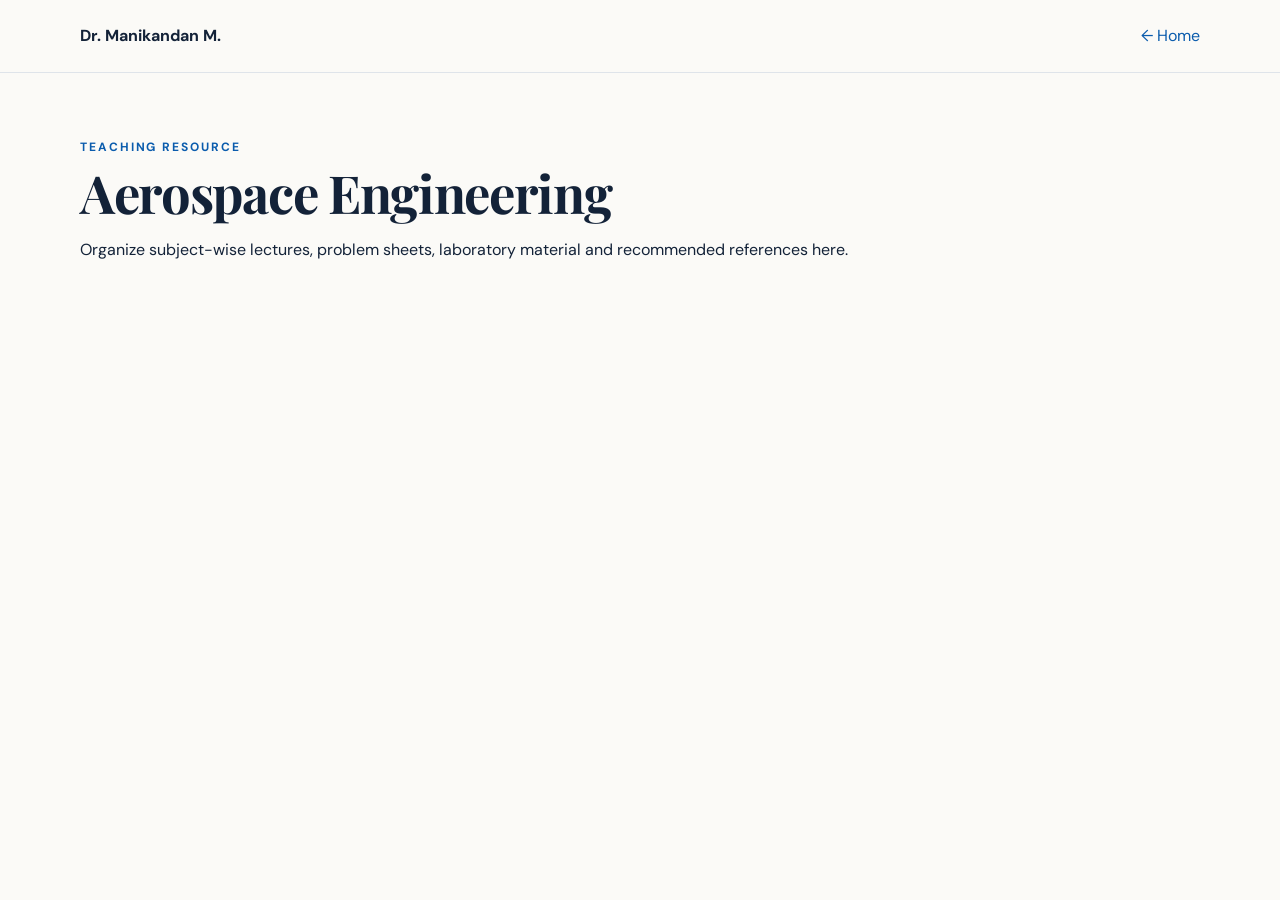
<file: resources/aerospace.html>
<!doctype html><html lang="en"><head><meta charset="utf-8"><meta name="viewport" content="width=device-width,initial-scale=1"><title>Aerospace Engineering Resources</title><link rel="stylesheet" href="../assets/css/style.css"></head><body><header class="site-header"><nav class="nav container"><a class="brand" href="../index.html">Dr. Manikandan M.</a><a href="../index.html">← Home</a></nav></header><main class="section"><div class="container"><p class="eyebrow">TEACHING RESOURCE</p><h1>Aerospace Engineering</h1><p>Organize subject-wise lectures, problem sheets, laboratory material and recommended references here.</p></div></main></body></html>
</file>
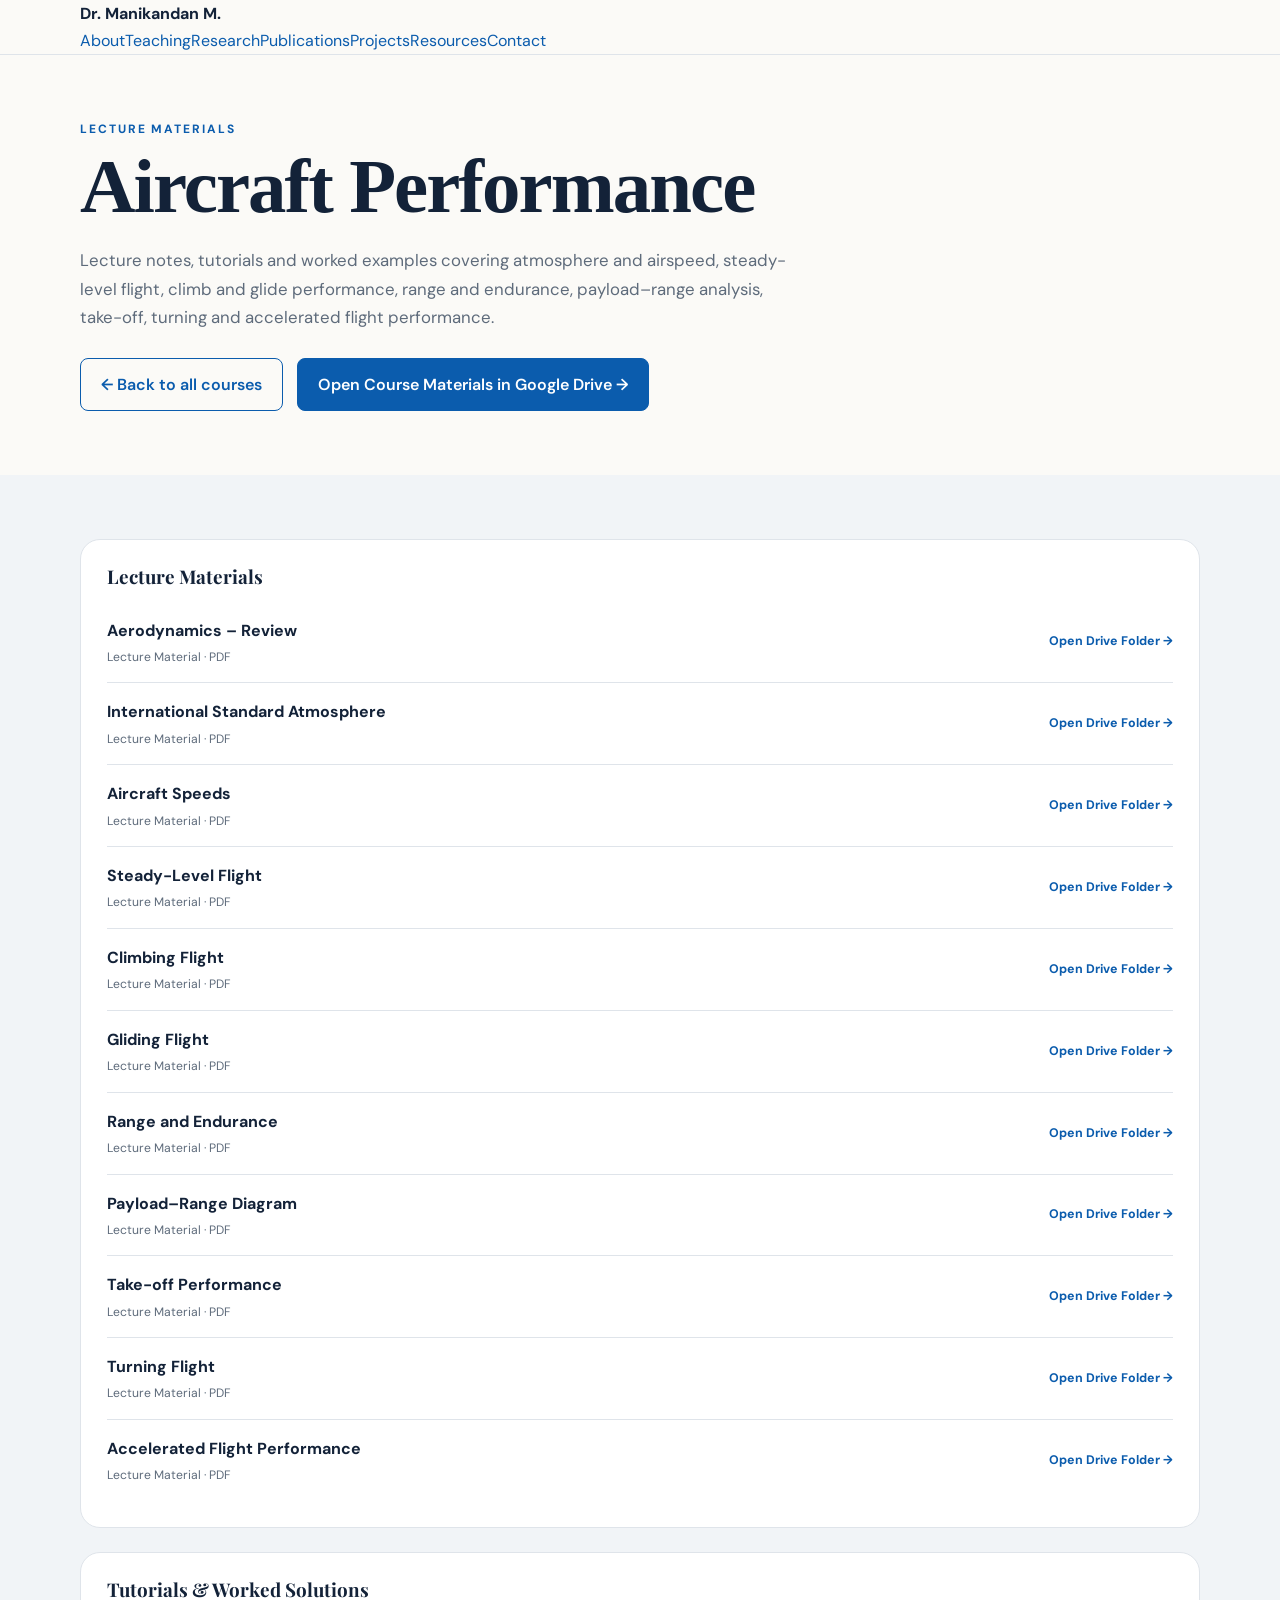
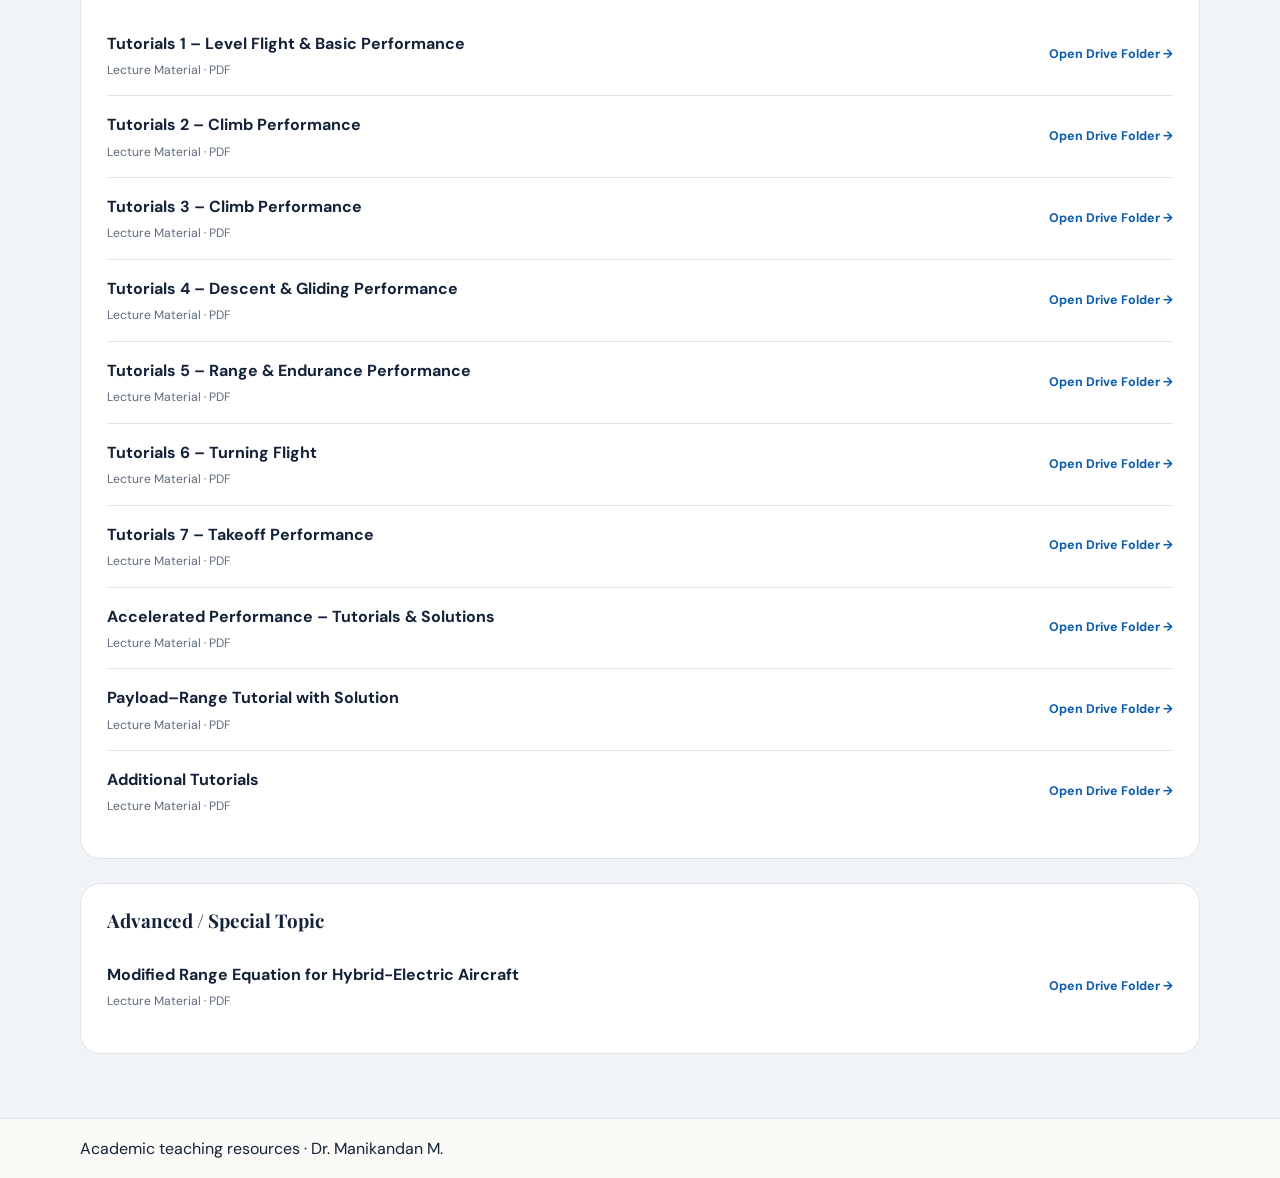
<file: resources/aircraft-performance.html>
<!doctype html>
<html lang="en">
<head>
<meta charset="utf-8">
<meta name="viewport" content="width=device-width,initial-scale=1">
<title>Aircraft Performance | Dr. Manikandan M.</title>
<link rel="stylesheet" href="../assets/css/style.css">
<meta name="description" content="Aircraft Performance lecture materials, tutorials and worked solutions by Dr. Manikandan M.">
</head>
<body>
<header class="site-header"><div class="container nav-wrap">
<a class="brand" href="../index.html">Dr. Manikandan M.</a>
<nav><a href="../index.html#about">About</a><a href="../index.html#teaching">Teaching</a><a href="../index.html#research">Research</a><a href="../index.html#publications">Publications</a><a href="../index.html#projects">Projects</a><a href="../index.html#resources">Resources</a><a href="../index.html#contact">Contact</a></nav>
</div></header>
<main>
<section class="section course-hero"><div class="container">
<p class="eyebrow">LECTURE MATERIALS</p>
<h1>Aircraft Performance</h1>
<p class="section-lead">Lecture notes, tutorials and worked examples covering atmosphere and airspeed, steady-level flight, climb and glide performance, range and endurance, payload–range analysis, take-off, turning and accelerated flight performance.</p>
<a class="btn secondary" href="../index.html#resources">← Back to all courses</a>
      <a class="btn primary drive-course-btn" href="https://drive.google.com/drive/folders/1c0SHe63qX7eY-G89QMM6DN635vEMmH_L?usp=sharing" target="_blank" rel="noopener">Open Course Materials in Google Drive →</a>
</div></section>
<section class="section alt"><div class="container material-groups">
<section class="material-group">
      <h2>Lecture Materials</h2>
      <div class="material-list"><a class="material-row" href="https://drive.google.com/drive/folders/1c0SHe63qX7eY-G89QMM6DN635vEMmH_L?usp=sharing" target="_blank" rel="noopener">
          <span><strong>Aerodynamics – Review</strong><small>Lecture Material · PDF</small></span>
          <b>Open Drive Folder →</b>
        </a><a class="material-row" href="https://drive.google.com/drive/folders/1c0SHe63qX7eY-G89QMM6DN635vEMmH_L?usp=sharing" target="_blank" rel="noopener">
          <span><strong>International Standard Atmosphere</strong><small>Lecture Material · PDF</small></span>
          <b>Open Drive Folder →</b>
        </a><a class="material-row" href="https://drive.google.com/drive/folders/1c0SHe63qX7eY-G89QMM6DN635vEMmH_L?usp=sharing" target="_blank" rel="noopener">
          <span><strong>Aircraft Speeds</strong><small>Lecture Material · PDF</small></span>
          <b>Open Drive Folder →</b>
        </a><a class="material-row" href="https://drive.google.com/drive/folders/1c0SHe63qX7eY-G89QMM6DN635vEMmH_L?usp=sharing" target="_blank" rel="noopener">
          <span><strong>Steady-Level Flight</strong><small>Lecture Material · PDF</small></span>
          <b>Open Drive Folder →</b>
        </a><a class="material-row" href="https://drive.google.com/drive/folders/1c0SHe63qX7eY-G89QMM6DN635vEMmH_L?usp=sharing" target="_blank" rel="noopener">
          <span><strong>Climbing Flight</strong><small>Lecture Material · PDF</small></span>
          <b>Open Drive Folder →</b>
        </a><a class="material-row" href="https://drive.google.com/drive/folders/1c0SHe63qX7eY-G89QMM6DN635vEMmH_L?usp=sharing" target="_blank" rel="noopener">
          <span><strong>Gliding Flight</strong><small>Lecture Material · PDF</small></span>
          <b>Open Drive Folder →</b>
        </a><a class="material-row" href="https://drive.google.com/drive/folders/1c0SHe63qX7eY-G89QMM6DN635vEMmH_L?usp=sharing" target="_blank" rel="noopener">
          <span><strong>Range and Endurance</strong><small>Lecture Material · PDF</small></span>
          <b>Open Drive Folder →</b>
        </a><a class="material-row" href="https://drive.google.com/drive/folders/1c0SHe63qX7eY-G89QMM6DN635vEMmH_L?usp=sharing" target="_blank" rel="noopener">
          <span><strong>Payload–Range Diagram</strong><small>Lecture Material · PDF</small></span>
          <b>Open Drive Folder →</b>
        </a><a class="material-row" href="https://drive.google.com/drive/folders/1c0SHe63qX7eY-G89QMM6DN635vEMmH_L?usp=sharing" target="_blank" rel="noopener">
          <span><strong>Take-off Performance</strong><small>Lecture Material · PDF</small></span>
          <b>Open Drive Folder →</b>
        </a><a class="material-row" href="https://drive.google.com/drive/folders/1c0SHe63qX7eY-G89QMM6DN635vEMmH_L?usp=sharing" target="_blank" rel="noopener">
          <span><strong>Turning Flight</strong><small>Lecture Material · PDF</small></span>
          <b>Open Drive Folder →</b>
        </a><a class="material-row" href="https://drive.google.com/drive/folders/1c0SHe63qX7eY-G89QMM6DN635vEMmH_L?usp=sharing" target="_blank" rel="noopener">
          <span><strong>Accelerated Flight Performance</strong><small>Lecture Material · PDF</small></span>
          <b>Open Drive Folder →</b>
        </a></div>
    </section><section class="material-group">
      <h2>Tutorials &amp; Worked Solutions</h2>
      <div class="material-list"><a class="material-row" href="https://drive.google.com/drive/folders/1c0SHe63qX7eY-G89QMM6DN635vEMmH_L?usp=sharing" target="_blank" rel="noopener">
          <span><strong>Tutorials 1 – Level Flight &amp; Basic Performance</strong><small>Lecture Material · PDF</small></span>
          <b>Open Drive Folder →</b>
        </a><a class="material-row" href="https://drive.google.com/drive/folders/1c0SHe63qX7eY-G89QMM6DN635vEMmH_L?usp=sharing" target="_blank" rel="noopener">
          <span><strong>Tutorials 2 – Climb Performance</strong><small>Lecture Material · PDF</small></span>
          <b>Open Drive Folder →</b>
        </a><a class="material-row" href="https://drive.google.com/drive/folders/1c0SHe63qX7eY-G89QMM6DN635vEMmH_L?usp=sharing" target="_blank" rel="noopener">
          <span><strong>Tutorials 3 – Climb Performance</strong><small>Lecture Material · PDF</small></span>
          <b>Open Drive Folder →</b>
        </a><a class="material-row" href="https://drive.google.com/drive/folders/1c0SHe63qX7eY-G89QMM6DN635vEMmH_L?usp=sharing" target="_blank" rel="noopener">
          <span><strong>Tutorials 4 – Descent &amp; Gliding Performance</strong><small>Lecture Material · PDF</small></span>
          <b>Open Drive Folder →</b>
        </a><a class="material-row" href="https://drive.google.com/drive/folders/1c0SHe63qX7eY-G89QMM6DN635vEMmH_L?usp=sharing" target="_blank" rel="noopener">
          <span><strong>Tutorials 5 – Range &amp; Endurance Performance</strong><small>Lecture Material · PDF</small></span>
          <b>Open Drive Folder →</b>
        </a><a class="material-row" href="https://drive.google.com/drive/folders/1c0SHe63qX7eY-G89QMM6DN635vEMmH_L?usp=sharing" target="_blank" rel="noopener">
          <span><strong>Tutorials 6 – Turning Flight</strong><small>Lecture Material · PDF</small></span>
          <b>Open Drive Folder →</b>
        </a><a class="material-row" href="https://drive.google.com/drive/folders/1c0SHe63qX7eY-G89QMM6DN635vEMmH_L?usp=sharing" target="_blank" rel="noopener">
          <span><strong>Tutorials 7 – Takeoff Performance</strong><small>Lecture Material · PDF</small></span>
          <b>Open Drive Folder →</b>
        </a><a class="material-row" href="https://drive.google.com/drive/folders/1c0SHe63qX7eY-G89QMM6DN635vEMmH_L?usp=sharing" target="_blank" rel="noopener">
          <span><strong>Accelerated Performance – Tutorials &amp; Solutions</strong><small>Lecture Material · PDF</small></span>
          <b>Open Drive Folder →</b>
        </a><a class="material-row" href="https://drive.google.com/drive/folders/1c0SHe63qX7eY-G89QMM6DN635vEMmH_L?usp=sharing" target="_blank" rel="noopener">
          <span><strong>Payload–Range Tutorial with Solution</strong><small>Lecture Material · PDF</small></span>
          <b>Open Drive Folder →</b>
        </a><a class="material-row" href="https://drive.google.com/drive/folders/1c0SHe63qX7eY-G89QMM6DN635vEMmH_L?usp=sharing" target="_blank" rel="noopener">
          <span><strong>Additional Tutorials</strong><small>Lecture Material · PDF</small></span>
          <b>Open Drive Folder →</b>
        </a></div>
    </section><section class="material-group">
      <h2>Advanced / Special Topic</h2>
      <div class="material-list"><a class="material-row" href="https://drive.google.com/drive/folders/1c0SHe63qX7eY-G89QMM6DN635vEMmH_L?usp=sharing" target="_blank" rel="noopener">
          <span><strong>Modified Range Equation for Hybrid-Electric Aircraft</strong><small>Lecture Material · PDF</small></span>
          <b>Open Drive Folder →</b>
        </a></div>
    </section>
</div></section>
</main>
<footer><div class="container"><p>Academic teaching resources · Dr. Manikandan M.</p></div></footer>
</body></html>
</file>
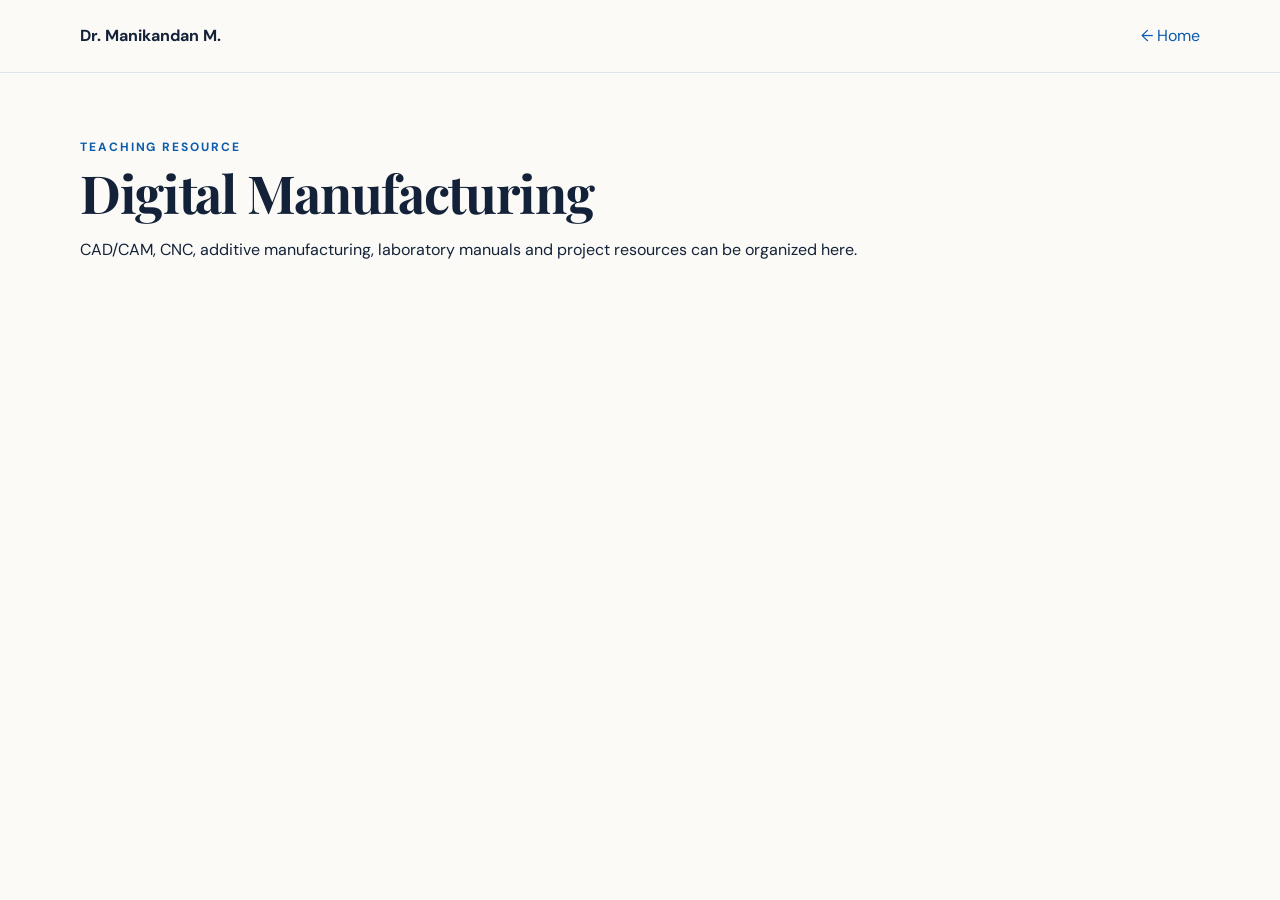
<file: resources/digital-manufacturing.html>
<!doctype html><html lang="en"><head><meta charset="utf-8"><meta name="viewport" content="width=device-width,initial-scale=1"><title>Digital Manufacturing Resources</title><link rel="stylesheet" href="../assets/css/style.css"></head><body><header class="site-header"><nav class="nav container"><a class="brand" href="../index.html">Dr. Manikandan M.</a><a href="../index.html">← Home</a></nav></header><main class="section"><div class="container"><p class="eyebrow">TEACHING RESOURCE</p><h1>Digital Manufacturing</h1><p>CAD/CAM, CNC, additive manufacturing, laboratory manuals and project resources can be organized here.</p></div></main></body></html>
</file>
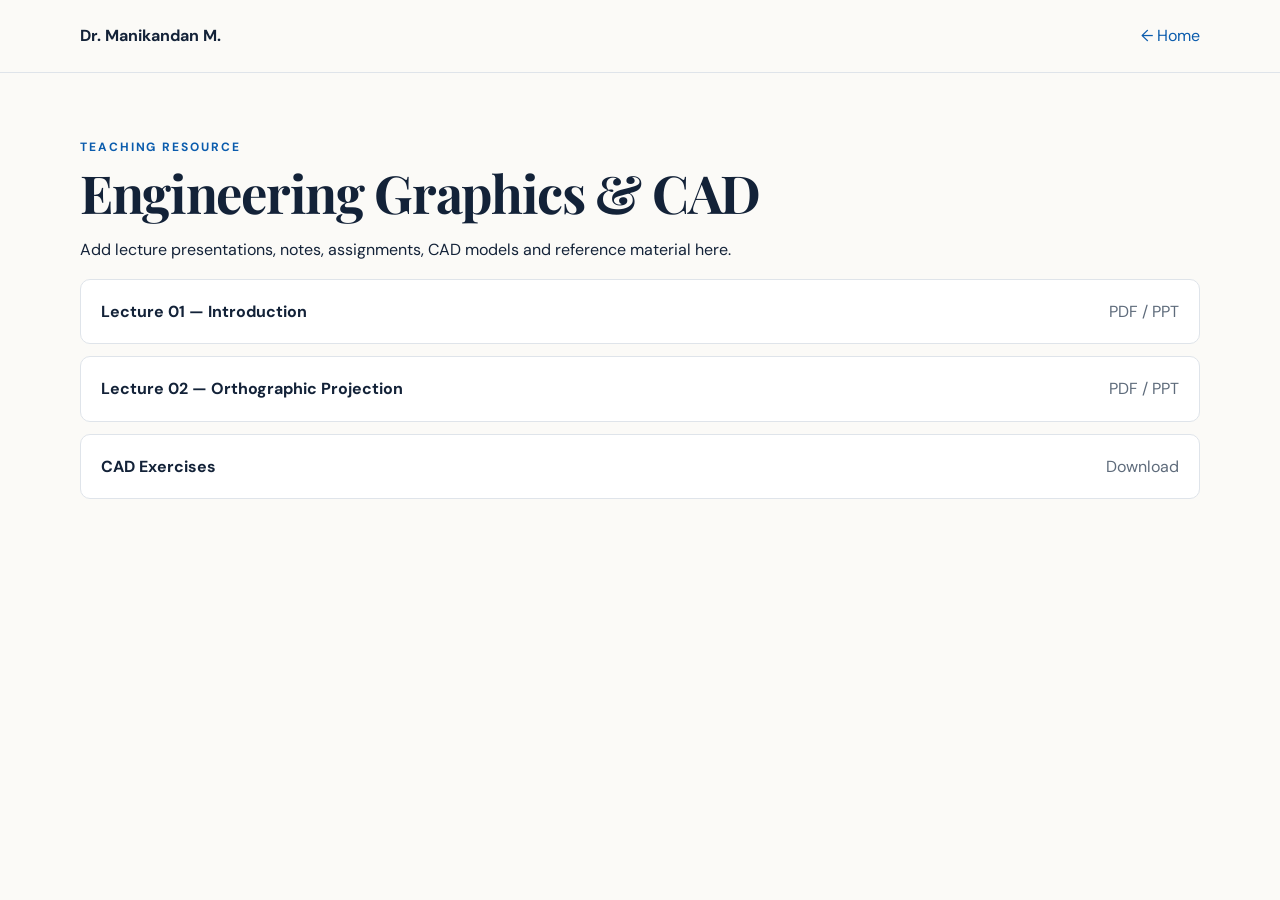
<file: resources/engineering-graphics-cad.html>
<!doctype html><html lang="en"><head><meta charset="utf-8"><meta name="viewport" content="width=device-width,initial-scale=1"><title>Engineering Graphics & CAD | Dr. Manikandan M.</title><link rel="stylesheet" href="../assets/css/style.css"></head><body><header class="site-header"><nav class="nav container"><a class="brand" href="../index.html">Dr. Manikandan M.</a><a href="../index.html">← Home</a></nav></header><main class="section"><div class="container"><p class="eyebrow">TEACHING RESOURCE</p><h1>Engineering Graphics & CAD</h1><p>Add lecture presentations, notes, assignments, CAD models and reference material here.</p><div class="resource-list"><a href="#"><strong>Lecture 01 — Introduction</strong><span>PDF / PPT</span></a><a href="#"><strong>Lecture 02 — Orthographic Projection</strong><span>PDF / PPT</span></a><a href="#"><strong>CAD Exercises</strong><span>Download</span></a></div></div></main></body></html>
</file>
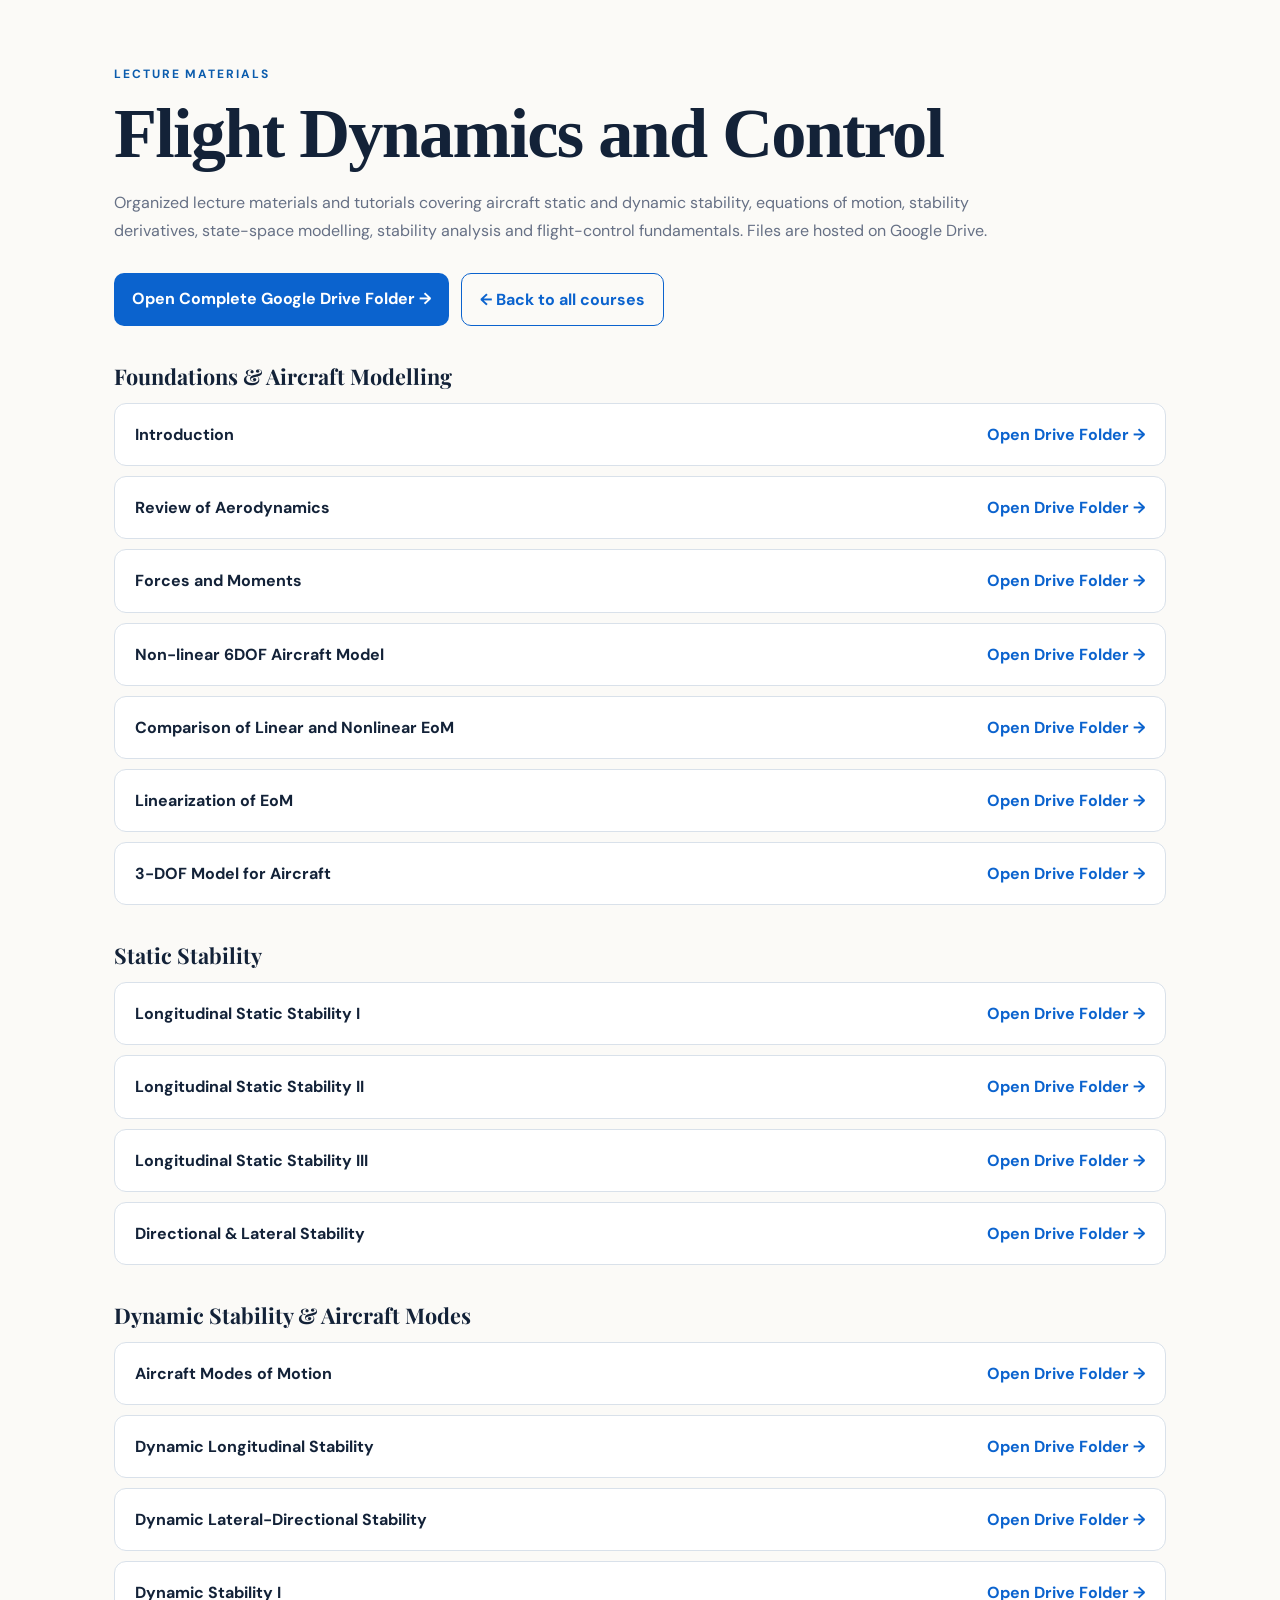
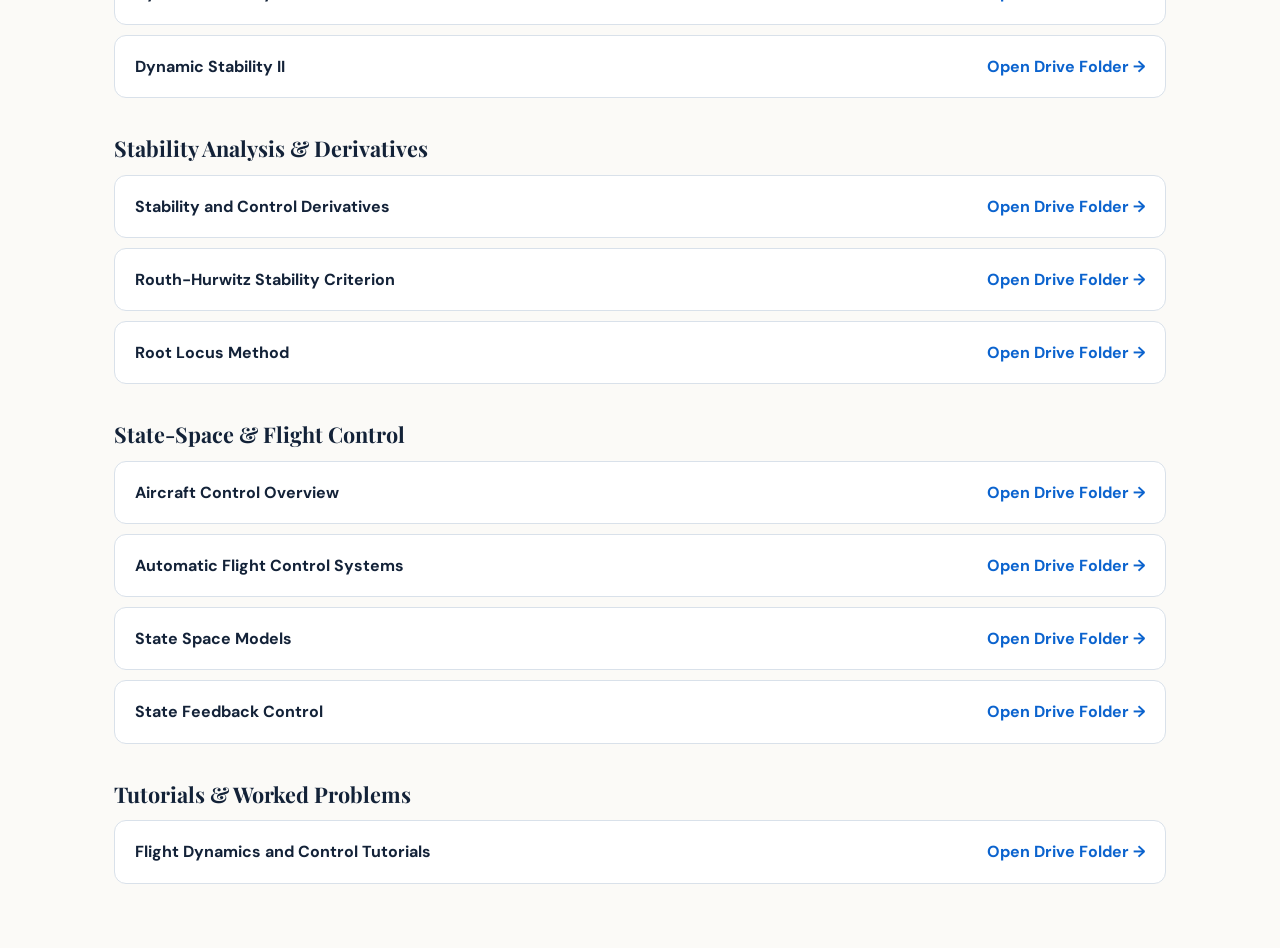
<file: resources/flight-dynamics-control.html>
<!doctype html>
<html lang="en"><head><meta charset="utf-8"><meta name="viewport" content="width=device-width,initial-scale=1">
<title>Flight Dynamics and Control | Dr. Manikandan M.</title><link rel="stylesheet" href="../assets/css/style.css">
<style>.course-page{max-width:1100px;margin:0 auto;padding:64px 24px}.course-page h1{font-family:Georgia,'Times New Roman',serif;font-size:clamp(2.4rem,6vw,4.4rem);line-height:1.06;margin:10px 0 18px}.course-intro{max-width:900px;line-height:1.75;color:#667085}.course-actions{display:flex;gap:12px;flex-wrap:wrap;margin:28px 0 34px}.course-actions a{display:inline-block;padding:12px 18px;border-radius:10px;text-decoration:none;font-weight:700}.primary-action{background:#0b63ce;color:#fff}.secondary-action{border:1px solid #0b63ce;color:#0b63ce}.topic{margin:38px 0 14px;font-size:1.35rem}.material-list{display:grid;gap:10px}.material-item{display:flex;align-items:center;justify-content:space-between;gap:24px;padding:17px 20px;border:1px solid #d9e1ea;border-radius:12px;background:#fff;text-decoration:none;color:inherit}.material-item b{color:#0b63ce;white-space:nowrap}.material-item:hover{border-color:#0b63ce}@media(max-width:650px){.material-item{align-items:flex-start;flex-direction:column;gap:8px}}</style></head>
<body><main class="course-page"><p class="eyebrow">LECTURE MATERIALS</p><h1>Flight Dynamics and Control</h1>
<p class="course-intro">Organized lecture materials and tutorials covering aircraft static and dynamic stability, equations of motion, stability derivatives, state-space modelling, stability analysis and flight-control fundamentals. Files are hosted on Google Drive.</p>
<div class="course-actions"><a class="primary-action" href="https://drive.google.com/drive/folders/1I8KSeEj87gDuFXCOPv9ScAk43hRzwGSG?usp=sharing" target="_blank" rel="noopener">Open Complete Google Drive Folder →</a><a class="secondary-action" href="../index.html#resources">← Back to all courses</a></div>
<h2 class="topic">Foundations &amp; Aircraft Modelling</h2><div class="material-list">
<a class="material-item" href="https://drive.google.com/drive/folders/1I8KSeEj87gDuFXCOPv9ScAk43hRzwGSG?usp=sharing" target="_blank" rel="noopener"><span><strong>Introduction</strong></span><b>Open Drive Folder →</b></a>
<a class="material-item" href="https://drive.google.com/drive/folders/1I8KSeEj87gDuFXCOPv9ScAk43hRzwGSG?usp=sharing" target="_blank" rel="noopener"><span><strong>Review of Aerodynamics</strong></span><b>Open Drive Folder →</b></a>
<a class="material-item" href="https://drive.google.com/drive/folders/1I8KSeEj87gDuFXCOPv9ScAk43hRzwGSG?usp=sharing" target="_blank" rel="noopener"><span><strong>Forces and Moments</strong></span><b>Open Drive Folder →</b></a>
<a class="material-item" href="https://drive.google.com/drive/folders/1I8KSeEj87gDuFXCOPv9ScAk43hRzwGSG?usp=sharing" target="_blank" rel="noopener"><span><strong>Non-linear 6DOF Aircraft Model</strong></span><b>Open Drive Folder →</b></a>
<a class="material-item" href="https://drive.google.com/drive/folders/1I8KSeEj87gDuFXCOPv9ScAk43hRzwGSG?usp=sharing" target="_blank" rel="noopener"><span><strong>Comparison of Linear and Nonlinear EoM</strong></span><b>Open Drive Folder →</b></a>
<a class="material-item" href="https://drive.google.com/drive/folders/1I8KSeEj87gDuFXCOPv9ScAk43hRzwGSG?usp=sharing" target="_blank" rel="noopener"><span><strong>Linearization of EoM</strong></span><b>Open Drive Folder →</b></a>
<a class="material-item" href="https://drive.google.com/drive/folders/1I8KSeEj87gDuFXCOPv9ScAk43hRzwGSG?usp=sharing" target="_blank" rel="noopener"><span><strong>3-DOF Model for Aircraft</strong></span><b>Open Drive Folder →</b></a>
</div>
<h2 class="topic">Static Stability</h2><div class="material-list">
<a class="material-item" href="https://drive.google.com/drive/folders/1I8KSeEj87gDuFXCOPv9ScAk43hRzwGSG?usp=sharing" target="_blank" rel="noopener"><span><strong>Longitudinal Static Stability I</strong></span><b>Open Drive Folder →</b></a>
<a class="material-item" href="https://drive.google.com/drive/folders/1I8KSeEj87gDuFXCOPv9ScAk43hRzwGSG?usp=sharing" target="_blank" rel="noopener"><span><strong>Longitudinal Static Stability II</strong></span><b>Open Drive Folder →</b></a>
<a class="material-item" href="https://drive.google.com/drive/folders/1I8KSeEj87gDuFXCOPv9ScAk43hRzwGSG?usp=sharing" target="_blank" rel="noopener"><span><strong>Longitudinal Static Stability III</strong></span><b>Open Drive Folder →</b></a>
<a class="material-item" href="https://drive.google.com/drive/folders/1I8KSeEj87gDuFXCOPv9ScAk43hRzwGSG?usp=sharing" target="_blank" rel="noopener"><span><strong>Directional &amp; Lateral Stability</strong></span><b>Open Drive Folder →</b></a>
</div>
<h2 class="topic">Dynamic Stability &amp; Aircraft Modes</h2><div class="material-list">
<a class="material-item" href="https://drive.google.com/drive/folders/1I8KSeEj87gDuFXCOPv9ScAk43hRzwGSG?usp=sharing" target="_blank" rel="noopener"><span><strong>Aircraft Modes of Motion</strong></span><b>Open Drive Folder →</b></a>
<a class="material-item" href="https://drive.google.com/drive/folders/1I8KSeEj87gDuFXCOPv9ScAk43hRzwGSG?usp=sharing" target="_blank" rel="noopener"><span><strong>Dynamic Longitudinal Stability</strong></span><b>Open Drive Folder →</b></a>
<a class="material-item" href="https://drive.google.com/drive/folders/1I8KSeEj87gDuFXCOPv9ScAk43hRzwGSG?usp=sharing" target="_blank" rel="noopener"><span><strong>Dynamic Lateral-Directional Stability</strong></span><b>Open Drive Folder →</b></a>
<a class="material-item" href="https://drive.google.com/drive/folders/1I8KSeEj87gDuFXCOPv9ScAk43hRzwGSG?usp=sharing" target="_blank" rel="noopener"><span><strong>Dynamic Stability I</strong></span><b>Open Drive Folder →</b></a>
<a class="material-item" href="https://drive.google.com/drive/folders/1I8KSeEj87gDuFXCOPv9ScAk43hRzwGSG?usp=sharing" target="_blank" rel="noopener"><span><strong>Dynamic Stability II</strong></span><b>Open Drive Folder →</b></a>
</div>
<h2 class="topic">Stability Analysis &amp; Derivatives</h2><div class="material-list">
<a class="material-item" href="https://drive.google.com/drive/folders/1I8KSeEj87gDuFXCOPv9ScAk43hRzwGSG?usp=sharing" target="_blank" rel="noopener"><span><strong>Stability and Control Derivatives</strong></span><b>Open Drive Folder →</b></a>
<a class="material-item" href="https://drive.google.com/drive/folders/1I8KSeEj87gDuFXCOPv9ScAk43hRzwGSG?usp=sharing" target="_blank" rel="noopener"><span><strong>Routh-Hurwitz Stability Criterion</strong></span><b>Open Drive Folder →</b></a>
<a class="material-item" href="https://drive.google.com/drive/folders/1I8KSeEj87gDuFXCOPv9ScAk43hRzwGSG?usp=sharing" target="_blank" rel="noopener"><span><strong>Root Locus Method</strong></span><b>Open Drive Folder →</b></a>
</div>
<h2 class="topic">State-Space &amp; Flight Control</h2><div class="material-list">
<a class="material-item" href="https://drive.google.com/drive/folders/1I8KSeEj87gDuFXCOPv9ScAk43hRzwGSG?usp=sharing" target="_blank" rel="noopener"><span><strong>Aircraft Control Overview</strong></span><b>Open Drive Folder →</b></a>
<a class="material-item" href="https://drive.google.com/drive/folders/1I8KSeEj87gDuFXCOPv9ScAk43hRzwGSG?usp=sharing" target="_blank" rel="noopener"><span><strong>Automatic Flight Control Systems</strong></span><b>Open Drive Folder →</b></a>
<a class="material-item" href="https://drive.google.com/drive/folders/1I8KSeEj87gDuFXCOPv9ScAk43hRzwGSG?usp=sharing" target="_blank" rel="noopener"><span><strong>State Space Models</strong></span><b>Open Drive Folder →</b></a>
<a class="material-item" href="https://drive.google.com/drive/folders/1I8KSeEj87gDuFXCOPv9ScAk43hRzwGSG?usp=sharing" target="_blank" rel="noopener"><span><strong>State Feedback Control</strong></span><b>Open Drive Folder →</b></a>
</div>
<h2 class="topic">Tutorials &amp; Worked Problems</h2><div class="material-list">
<a class="material-item" href="https://drive.google.com/drive/folders/1I8KSeEj87gDuFXCOPv9ScAk43hRzwGSG?usp=sharing" target="_blank" rel="noopener"><span><strong>Flight Dynamics and Control Tutorials</strong></span><b>Open Drive Folder →</b></a>
</div>
</main></body></html>
</file>
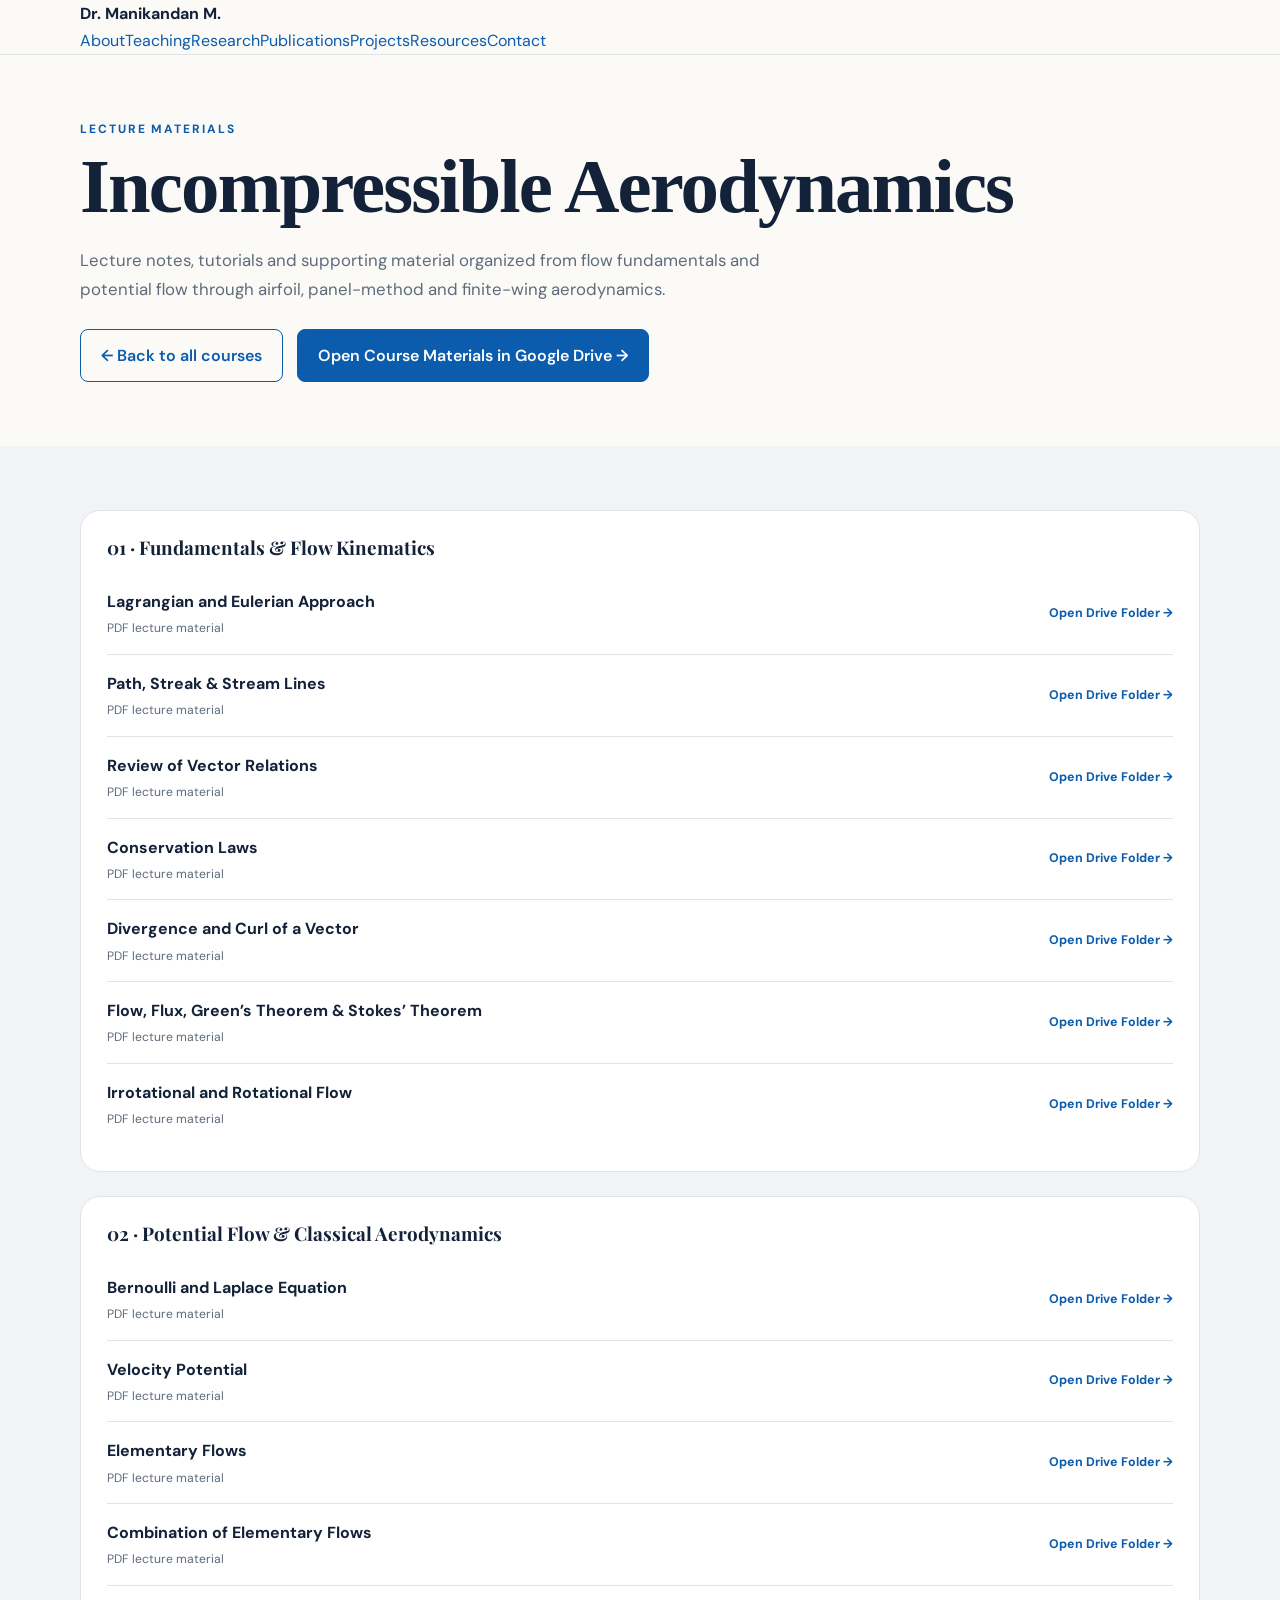
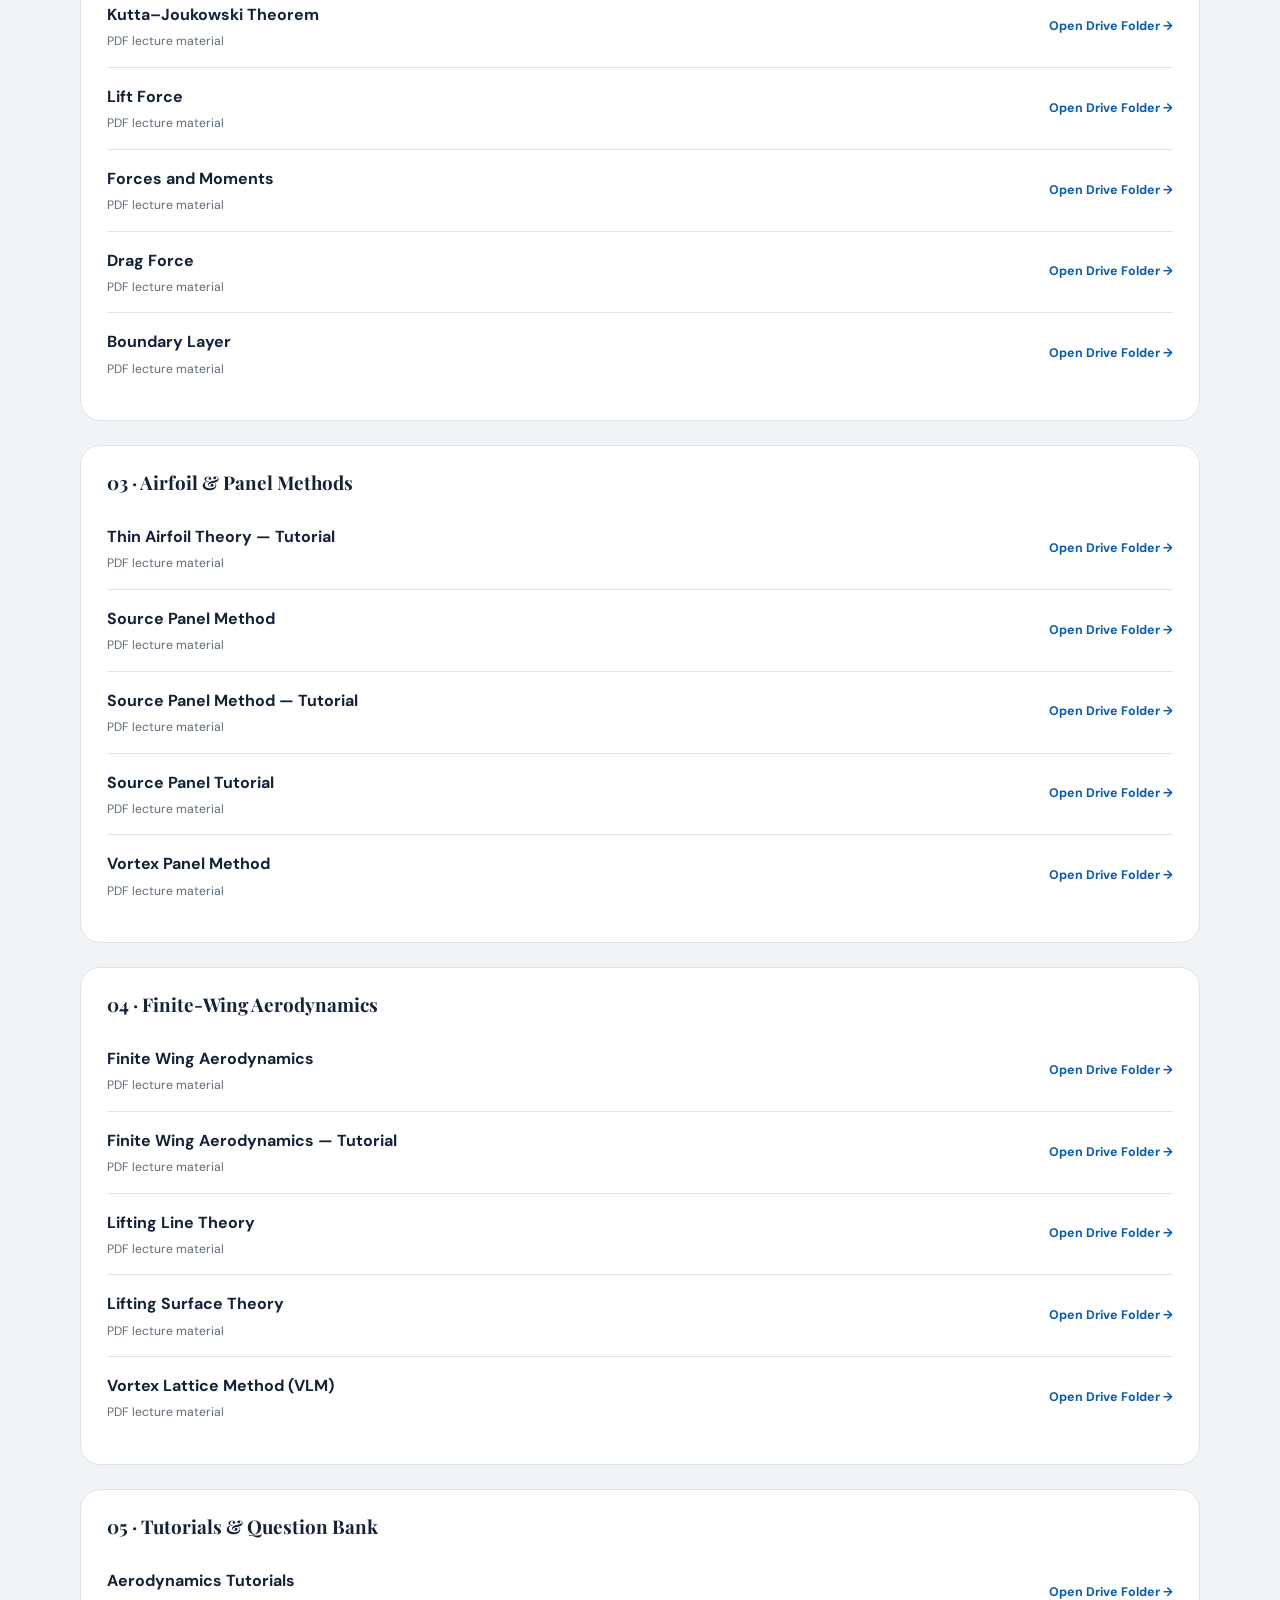
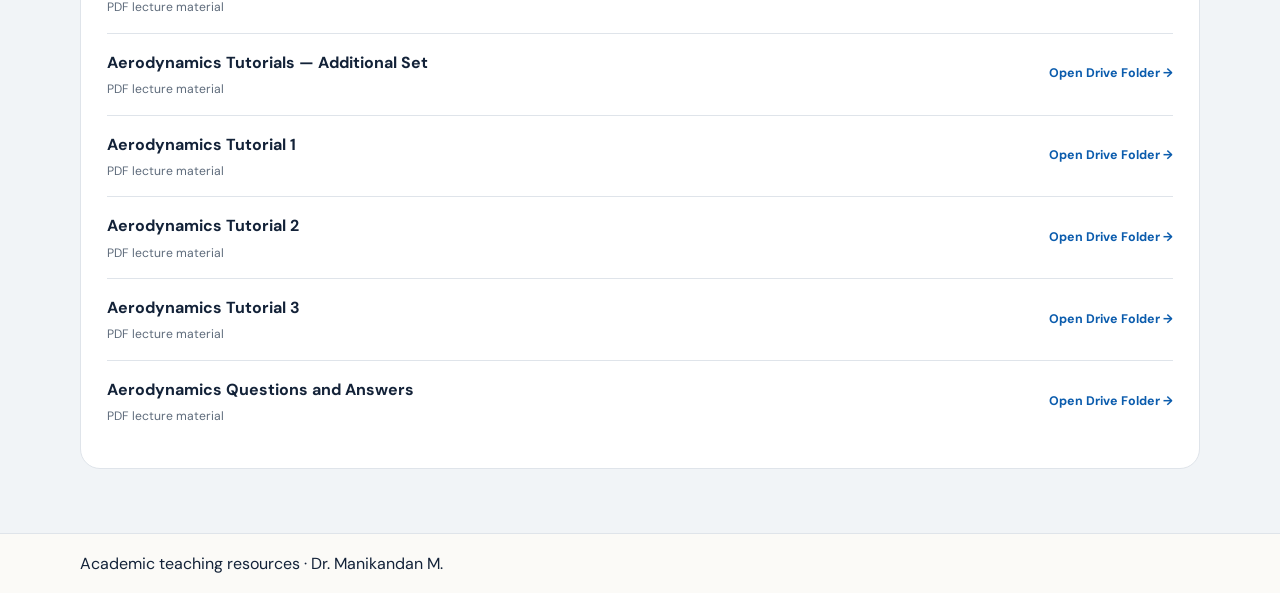
<file: resources/incompressible-aerodynamics.html>
<!doctype html>
<html lang="en">
<head>
<meta charset="utf-8">
<meta name="viewport" content="width=device-width,initial-scale=1">
<title>Incompressible Aerodynamics | Dr. Manikandan M.</title>
<link rel="stylesheet" href="../assets/css/style.css">
</head>
<body>
<header class="site-header"><div class="container nav-wrap">
<a class="brand" href="../index.html">Dr. Manikandan M.</a>
<nav><a href="../index.html#about">About</a><a href="../index.html#teaching">Teaching</a><a href="../index.html#research">Research</a><a href="../index.html#publications">Publications</a><a href="../index.html#projects">Projects</a><a href="../index.html#resources">Resources</a><a href="../index.html#contact">Contact</a></nav>
</div></header>
<main>
<section class="section course-hero"><div class="container">
<p class="eyebrow">LECTURE MATERIALS</p>
<h1>Incompressible Aerodynamics</h1>
<p class="section-lead">Lecture notes, tutorials and supporting material organized from flow fundamentals and potential flow through airfoil, panel-method and finite-wing aerodynamics.</p>
<a class="btn secondary" href="../index.html#resources">← Back to all courses</a>
      <a class="btn primary drive-course-btn" href="https://drive.google.com/drive/folders/10gMzPeKmLjvkp9qn76IP7gxZPYVMhRxe?usp=sharing" target="_blank" rel="noopener">Open Course Materials in Google Drive →</a>
</div></section>
<section class="section alt"><div class="container material-groups">
<section class="material-group">
      <h2>01 · Fundamentals &amp; Flow Kinematics</h2>
      <div class="material-list"><a class="material-row" href="https://drive.google.com/drive/folders/10gMzPeKmLjvkp9qn76IP7gxZPYVMhRxe?usp=sharing" target="_blank">
          <span><strong>Lagrangian and Eulerian Approach</strong><small>PDF lecture material</small></span>
          <b>Open Drive Folder →</b>
        </a><a class="material-row" href="https://drive.google.com/drive/folders/10gMzPeKmLjvkp9qn76IP7gxZPYVMhRxe?usp=sharing" target="_blank">
          <span><strong>Path, Streak &amp; Stream Lines</strong><small>PDF lecture material</small></span>
          <b>Open Drive Folder →</b>
        </a><a class="material-row" href="https://drive.google.com/drive/folders/10gMzPeKmLjvkp9qn76IP7gxZPYVMhRxe?usp=sharing" target="_blank">
          <span><strong>Review of Vector Relations</strong><small>PDF lecture material</small></span>
          <b>Open Drive Folder →</b>
        </a><a class="material-row" href="https://drive.google.com/drive/folders/10gMzPeKmLjvkp9qn76IP7gxZPYVMhRxe?usp=sharing" target="_blank">
          <span><strong>Conservation Laws</strong><small>PDF lecture material</small></span>
          <b>Open Drive Folder →</b>
        </a><a class="material-row" href="https://drive.google.com/drive/folders/10gMzPeKmLjvkp9qn76IP7gxZPYVMhRxe?usp=sharing" target="_blank">
          <span><strong>Divergence and Curl of a Vector</strong><small>PDF lecture material</small></span>
          <b>Open Drive Folder →</b>
        </a><a class="material-row" href="https://drive.google.com/drive/folders/10gMzPeKmLjvkp9qn76IP7gxZPYVMhRxe?usp=sharing" target="_blank">
          <span><strong>Flow, Flux, Green’s Theorem &amp; Stokes’ Theorem</strong><small>PDF lecture material</small></span>
          <b>Open Drive Folder →</b>
        </a><a class="material-row" href="https://drive.google.com/drive/folders/10gMzPeKmLjvkp9qn76IP7gxZPYVMhRxe?usp=sharing" target="_blank">
          <span><strong>Irrotational and Rotational Flow</strong><small>PDF lecture material</small></span>
          <b>Open Drive Folder →</b>
        </a></div>
    </section><section class="material-group">
      <h2>02 · Potential Flow &amp; Classical Aerodynamics</h2>
      <div class="material-list"><a class="material-row" href="https://drive.google.com/drive/folders/10gMzPeKmLjvkp9qn76IP7gxZPYVMhRxe?usp=sharing" target="_blank">
          <span><strong>Bernoulli and Laplace Equation</strong><small>PDF lecture material</small></span>
          <b>Open Drive Folder →</b>
        </a><a class="material-row" href="https://drive.google.com/drive/folders/10gMzPeKmLjvkp9qn76IP7gxZPYVMhRxe?usp=sharing" target="_blank">
          <span><strong>Velocity Potential</strong><small>PDF lecture material</small></span>
          <b>Open Drive Folder →</b>
        </a><a class="material-row" href="https://drive.google.com/drive/folders/10gMzPeKmLjvkp9qn76IP7gxZPYVMhRxe?usp=sharing" target="_blank">
          <span><strong>Elementary Flows</strong><small>PDF lecture material</small></span>
          <b>Open Drive Folder →</b>
        </a><a class="material-row" href="https://drive.google.com/drive/folders/10gMzPeKmLjvkp9qn76IP7gxZPYVMhRxe?usp=sharing" target="_blank">
          <span><strong>Combination of Elementary Flows</strong><small>PDF lecture material</small></span>
          <b>Open Drive Folder →</b>
        </a><a class="material-row" href="https://drive.google.com/drive/folders/10gMzPeKmLjvkp9qn76IP7gxZPYVMhRxe?usp=sharing" target="_blank">
          <span><strong>Kutta–Joukowski Theorem</strong><small>PDF lecture material</small></span>
          <b>Open Drive Folder →</b>
        </a><a class="material-row" href="https://drive.google.com/drive/folders/10gMzPeKmLjvkp9qn76IP7gxZPYVMhRxe?usp=sharing" target="_blank">
          <span><strong>Lift Force</strong><small>PDF lecture material</small></span>
          <b>Open Drive Folder →</b>
        </a><a class="material-row" href="https://drive.google.com/drive/folders/10gMzPeKmLjvkp9qn76IP7gxZPYVMhRxe?usp=sharing" target="_blank">
          <span><strong>Forces and Moments</strong><small>PDF lecture material</small></span>
          <b>Open Drive Folder →</b>
        </a><a class="material-row" href="https://drive.google.com/drive/folders/10gMzPeKmLjvkp9qn76IP7gxZPYVMhRxe?usp=sharing" target="_blank">
          <span><strong>Drag Force</strong><small>PDF lecture material</small></span>
          <b>Open Drive Folder →</b>
        </a><a class="material-row" href="https://drive.google.com/drive/folders/10gMzPeKmLjvkp9qn76IP7gxZPYVMhRxe?usp=sharing" target="_blank">
          <span><strong>Boundary Layer</strong><small>PDF lecture material</small></span>
          <b>Open Drive Folder →</b>
        </a></div>
    </section><section class="material-group">
      <h2>03 · Airfoil &amp; Panel Methods</h2>
      <div class="material-list"><a class="material-row" href="https://drive.google.com/drive/folders/10gMzPeKmLjvkp9qn76IP7gxZPYVMhRxe?usp=sharing" target="_blank">
          <span><strong>Thin Airfoil Theory — Tutorial</strong><small>PDF lecture material</small></span>
          <b>Open Drive Folder →</b>
        </a><a class="material-row" href="https://drive.google.com/drive/folders/10gMzPeKmLjvkp9qn76IP7gxZPYVMhRxe?usp=sharing" target="_blank">
          <span><strong>Source Panel Method</strong><small>PDF lecture material</small></span>
          <b>Open Drive Folder →</b>
        </a><a class="material-row" href="https://drive.google.com/drive/folders/10gMzPeKmLjvkp9qn76IP7gxZPYVMhRxe?usp=sharing" target="_blank">
          <span><strong>Source Panel Method — Tutorial</strong><small>PDF lecture material</small></span>
          <b>Open Drive Folder →</b>
        </a><a class="material-row" href="https://drive.google.com/drive/folders/10gMzPeKmLjvkp9qn76IP7gxZPYVMhRxe?usp=sharing" target="_blank">
          <span><strong>Source Panel Tutorial</strong><small>PDF lecture material</small></span>
          <b>Open Drive Folder →</b>
        </a><a class="material-row" href="https://drive.google.com/drive/folders/10gMzPeKmLjvkp9qn76IP7gxZPYVMhRxe?usp=sharing" target="_blank">
          <span><strong>Vortex Panel Method</strong><small>PDF lecture material</small></span>
          <b>Open Drive Folder →</b>
        </a></div>
    </section><section class="material-group">
      <h2>04 · Finite-Wing Aerodynamics</h2>
      <div class="material-list"><a class="material-row" href="https://drive.google.com/drive/folders/10gMzPeKmLjvkp9qn76IP7gxZPYVMhRxe?usp=sharing" target="_blank">
          <span><strong>Finite Wing Aerodynamics</strong><small>PDF lecture material</small></span>
          <b>Open Drive Folder →</b>
        </a><a class="material-row" href="https://drive.google.com/drive/folders/10gMzPeKmLjvkp9qn76IP7gxZPYVMhRxe?usp=sharing" target="_blank">
          <span><strong>Finite Wing Aerodynamics — Tutorial</strong><small>PDF lecture material</small></span>
          <b>Open Drive Folder →</b>
        </a><a class="material-row" href="https://drive.google.com/drive/folders/10gMzPeKmLjvkp9qn76IP7gxZPYVMhRxe?usp=sharing" target="_blank">
          <span><strong>Lifting Line Theory</strong><small>PDF lecture material</small></span>
          <b>Open Drive Folder →</b>
        </a><a class="material-row" href="https://drive.google.com/drive/folders/10gMzPeKmLjvkp9qn76IP7gxZPYVMhRxe?usp=sharing" target="_blank">
          <span><strong>Lifting Surface Theory</strong><small>PDF lecture material</small></span>
          <b>Open Drive Folder →</b>
        </a><a class="material-row" href="https://drive.google.com/drive/folders/10gMzPeKmLjvkp9qn76IP7gxZPYVMhRxe?usp=sharing" target="_blank">
          <span><strong>Vortex Lattice Method (VLM)</strong><small>PDF lecture material</small></span>
          <b>Open Drive Folder →</b>
        </a></div>
    </section><section class="material-group">
      <h2>05 · Tutorials &amp; Question Bank</h2>
      <div class="material-list"><a class="material-row" href="https://drive.google.com/drive/folders/10gMzPeKmLjvkp9qn76IP7gxZPYVMhRxe?usp=sharing" target="_blank">
          <span><strong>Aerodynamics Tutorials</strong><small>PDF lecture material</small></span>
          <b>Open Drive Folder →</b>
        </a><a class="material-row" href="https://drive.google.com/drive/folders/10gMzPeKmLjvkp9qn76IP7gxZPYVMhRxe?usp=sharing" target="_blank">
          <span><strong>Aerodynamics Tutorials — Additional Set</strong><small>PDF lecture material</small></span>
          <b>Open Drive Folder →</b>
        </a><a class="material-row" href="https://drive.google.com/drive/folders/10gMzPeKmLjvkp9qn76IP7gxZPYVMhRxe?usp=sharing" target="_blank">
          <span><strong>Aerodynamics Tutorial 1</strong><small>PDF lecture material</small></span>
          <b>Open Drive Folder →</b>
        </a><a class="material-row" href="https://drive.google.com/drive/folders/10gMzPeKmLjvkp9qn76IP7gxZPYVMhRxe?usp=sharing" target="_blank">
          <span><strong>Aerodynamics Tutorial 2</strong><small>PDF lecture material</small></span>
          <b>Open Drive Folder →</b>
        </a><a class="material-row" href="https://drive.google.com/drive/folders/10gMzPeKmLjvkp9qn76IP7gxZPYVMhRxe?usp=sharing" target="_blank">
          <span><strong>Aerodynamics Tutorial 3</strong><small>PDF lecture material</small></span>
          <b>Open Drive Folder →</b>
        </a><a class="material-row" href="https://drive.google.com/drive/folders/10gMzPeKmLjvkp9qn76IP7gxZPYVMhRxe?usp=sharing" target="_blank">
          <span><strong>Aerodynamics Questions and Answers</strong><small>PDF lecture material</small></span>
          <b>Open Drive Folder →</b>
        </a></div>
    </section>
</div></section>
</main>
<footer><div class="container"><p>Academic teaching resources · Dr. Manikandan M.</p></div></footer>
</body></html>
</file>
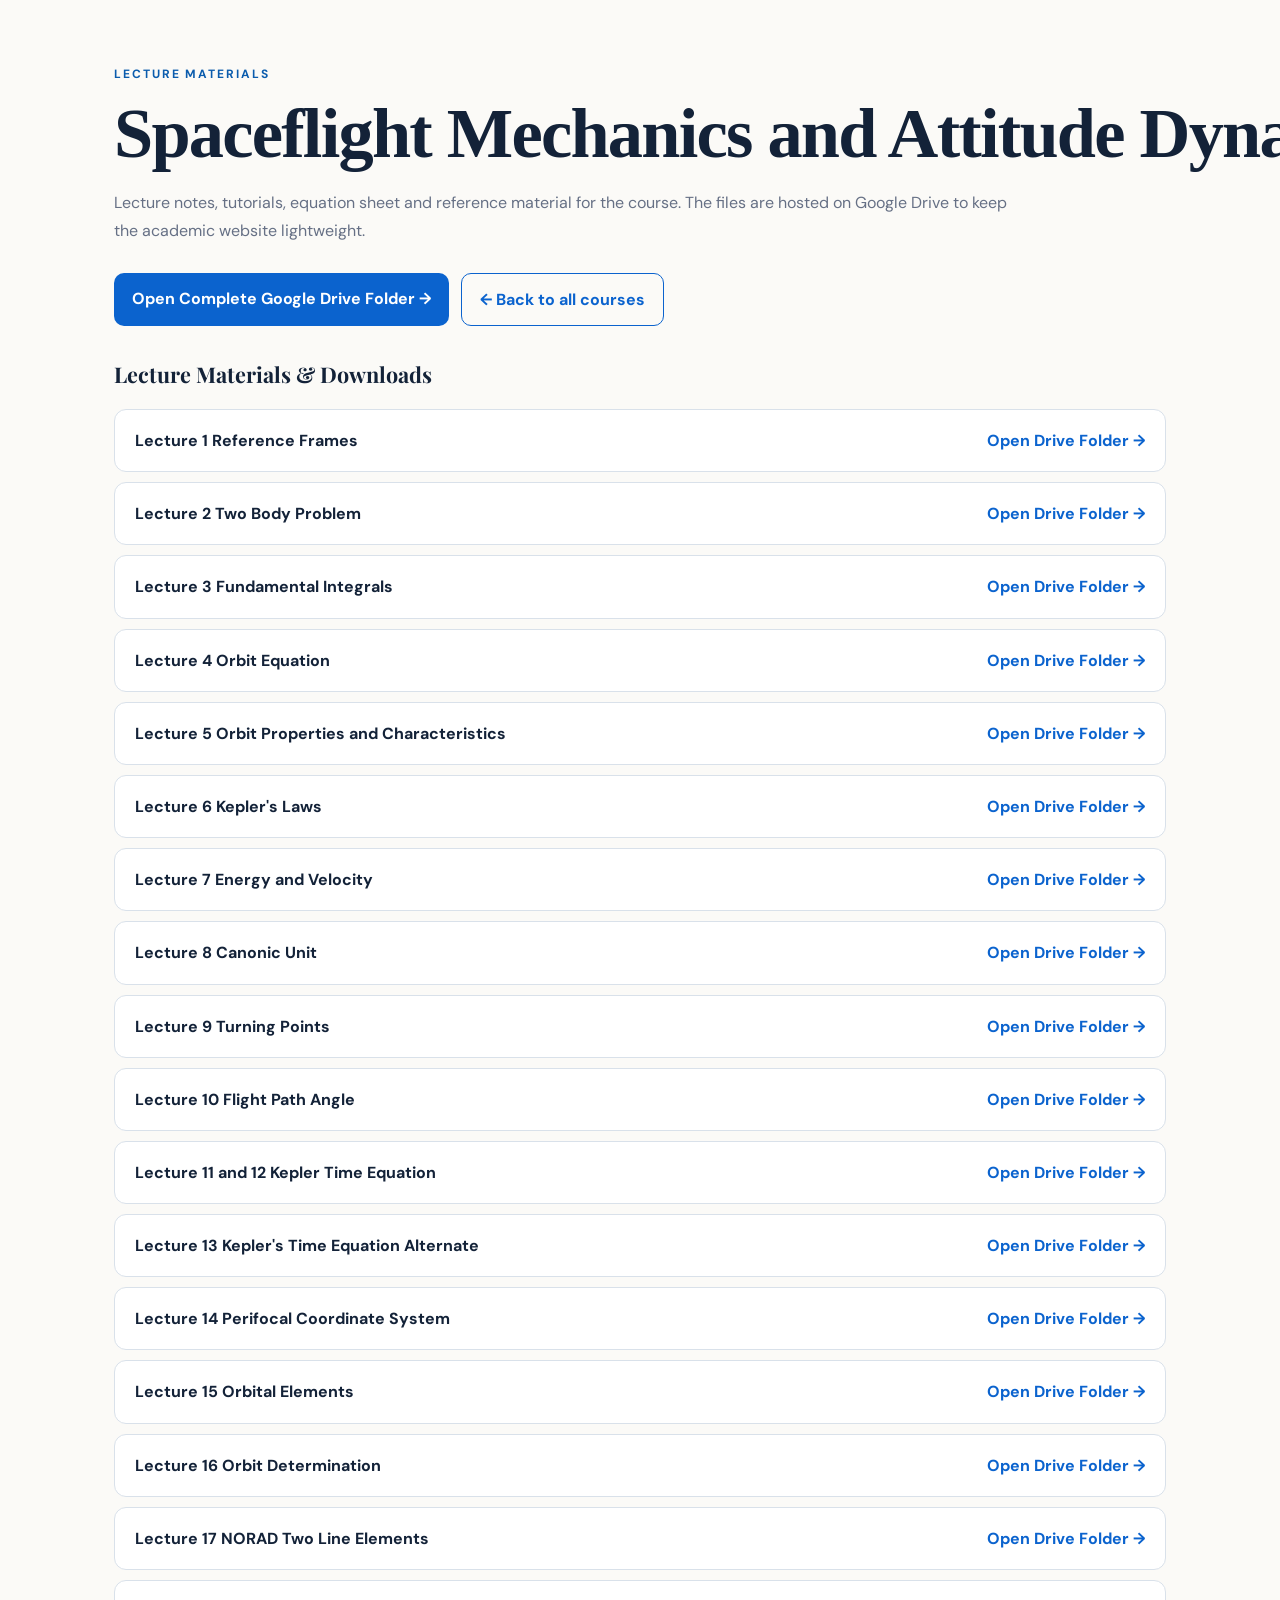
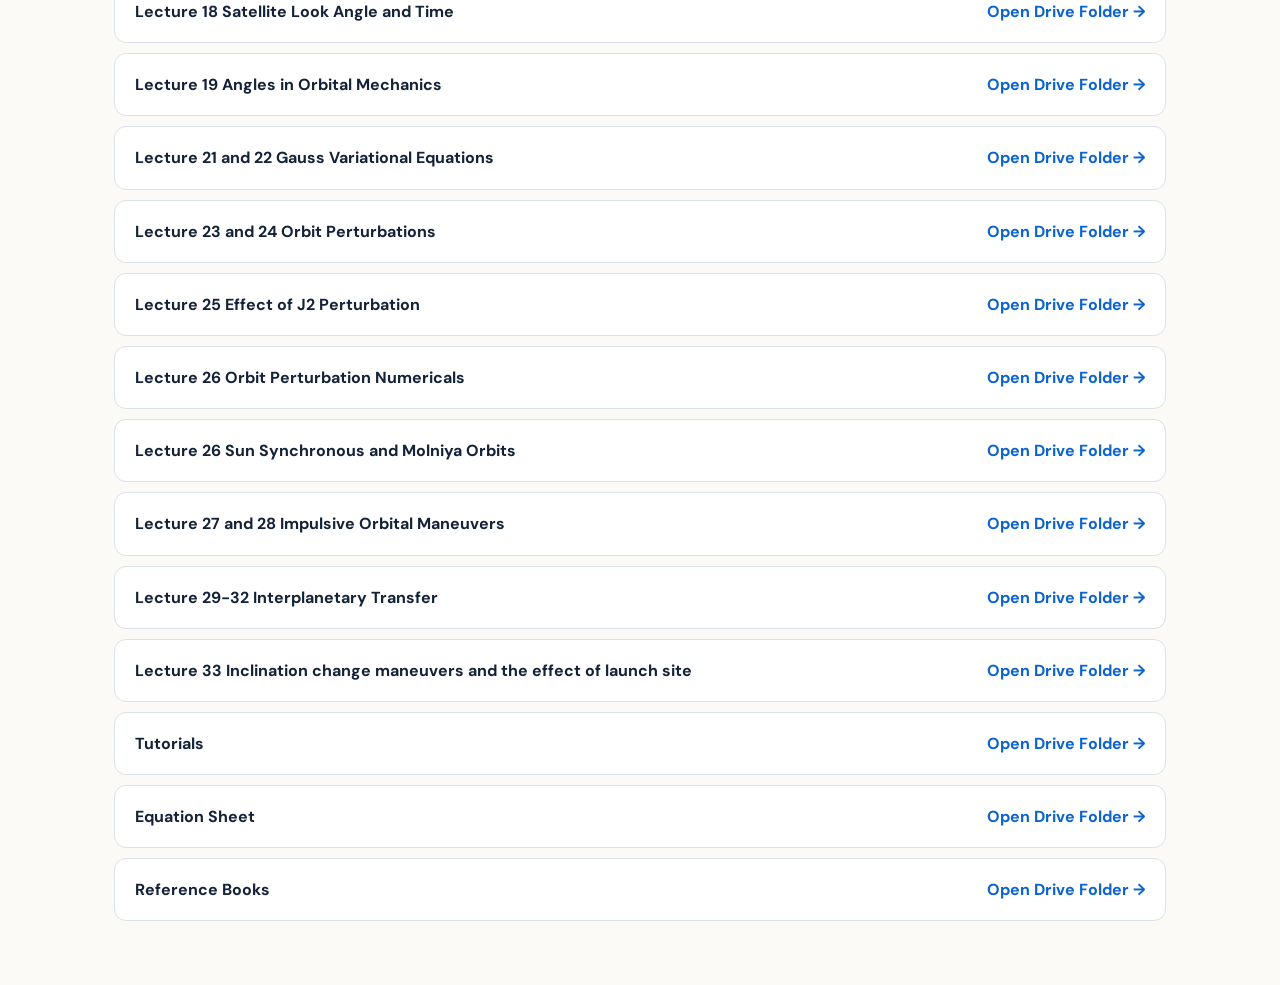
<file: resources/spaceflight-mechanics-attitude-dynamics.html>
<!doctype html>
<html lang="en">
<head>
<meta charset="utf-8">
<meta name="viewport" content="width=device-width,initial-scale=1">
<title>Spaceflight Mechanics and Attitude Dynamics | Dr. Manikandan M.</title>
<link rel="stylesheet" href="../assets/css/style.css">
<meta name="description" content="Spaceflight Mechanics and Attitude Dynamics lecture materials by Dr. Manikandan M.">
<style>
.course-page{max-width:1100px;margin:0 auto;padding:64px 24px}
.course-page h1{font-family:Georgia,'Times New Roman',serif;font-size:clamp(2.4rem,6vw,4.4rem);line-height:1.06;margin:10px 0 18px}
.course-intro{max-width:900px;line-height:1.75;color:#667085}
.course-actions{display:flex;gap:12px;flex-wrap:wrap;margin:28px 0 34px}
.course-actions a{display:inline-block;padding:12px 18px;border-radius:10px;text-decoration:none;font-weight:700}
.primary-action{background:#0b63ce;color:#fff}
.secondary-action{border:1px solid #0b63ce;color:#0b63ce}
.material-list{display:grid;gap:10px;margin-top:22px}
.material-item{display:flex;align-items:center;justify-content:space-between;gap:24px;padding:17px 20px;border:1px solid #d9e1ea;border-radius:12px;background:#fff;text-decoration:none;color:inherit}
.material-item b{color:#0b63ce;white-space:nowrap}
.material-item:hover{border-color:#0b63ce}
.section-title{font-size:1.35rem;margin:36px 0 4px}
@media(max-width:650px){.material-item{align-items:flex-start;flex-direction:column;gap:8px}}
</style>
</head>
<body>
<main class="course-page">
  <p class="eyebrow">LECTURE MATERIALS</p>
  <h1>Spaceflight Mechanics and Attitude Dynamics</h1>
  <p class="course-intro">Lecture notes, tutorials, equation sheet and reference material for the course. The files are hosted on Google Drive to keep the academic website lightweight.</p>

  <div class="course-actions">
    <a class="primary-action" href="https://drive.google.com/drive/folders/1d65Cn_0EKttLAdYOVP8TJ9Ed8OT6ekCJ?usp=sharing" target="_blank" rel="noopener">Open Complete Google Drive Folder →</a>
    <a class="secondary-action" href="../index.html#resources">← Back to all courses</a>
  </div>

  <h2 class="section-title">Lecture Materials & Downloads</h2>
  <div class="material-list">
    <a class="material-item" href="https://drive.google.com/drive/folders/1d65Cn_0EKttLAdYOVP8TJ9Ed8OT6ekCJ?usp=sharing" target="_blank" rel="noopener">
          <span><strong>Lecture 1 Reference Frames</strong></span>
          <b>Open Drive Folder →</b>
        </a>
<a class="material-item" href="https://drive.google.com/drive/folders/1d65Cn_0EKttLAdYOVP8TJ9Ed8OT6ekCJ?usp=sharing" target="_blank" rel="noopener">
          <span><strong>Lecture 2 Two Body Problem</strong></span>
          <b>Open Drive Folder →</b>
        </a>
<a class="material-item" href="https://drive.google.com/drive/folders/1d65Cn_0EKttLAdYOVP8TJ9Ed8OT6ekCJ?usp=sharing" target="_blank" rel="noopener">
          <span><strong>Lecture 3 Fundamental Integrals</strong></span>
          <b>Open Drive Folder →</b>
        </a>
<a class="material-item" href="https://drive.google.com/drive/folders/1d65Cn_0EKttLAdYOVP8TJ9Ed8OT6ekCJ?usp=sharing" target="_blank" rel="noopener">
          <span><strong>Lecture 4 Orbit Equation</strong></span>
          <b>Open Drive Folder →</b>
        </a>
<a class="material-item" href="https://drive.google.com/drive/folders/1d65Cn_0EKttLAdYOVP8TJ9Ed8OT6ekCJ?usp=sharing" target="_blank" rel="noopener">
          <span><strong>Lecture 5 Orbit Properties and Characteristics</strong></span>
          <b>Open Drive Folder →</b>
        </a>
<a class="material-item" href="https://drive.google.com/drive/folders/1d65Cn_0EKttLAdYOVP8TJ9Ed8OT6ekCJ?usp=sharing" target="_blank" rel="noopener">
          <span><strong>Lecture 6 Kepler&#x27;s Laws</strong></span>
          <b>Open Drive Folder →</b>
        </a>
<a class="material-item" href="https://drive.google.com/drive/folders/1d65Cn_0EKttLAdYOVP8TJ9Ed8OT6ekCJ?usp=sharing" target="_blank" rel="noopener">
          <span><strong>Lecture 7 Energy and Velocity</strong></span>
          <b>Open Drive Folder →</b>
        </a>
<a class="material-item" href="https://drive.google.com/drive/folders/1d65Cn_0EKttLAdYOVP8TJ9Ed8OT6ekCJ?usp=sharing" target="_blank" rel="noopener">
          <span><strong>Lecture 8 Canonic Unit</strong></span>
          <b>Open Drive Folder →</b>
        </a>
<a class="material-item" href="https://drive.google.com/drive/folders/1d65Cn_0EKttLAdYOVP8TJ9Ed8OT6ekCJ?usp=sharing" target="_blank" rel="noopener">
          <span><strong>Lecture 9 Turning Points</strong></span>
          <b>Open Drive Folder →</b>
        </a>
<a class="material-item" href="https://drive.google.com/drive/folders/1d65Cn_0EKttLAdYOVP8TJ9Ed8OT6ekCJ?usp=sharing" target="_blank" rel="noopener">
          <span><strong>Lecture 10 Flight Path Angle</strong></span>
          <b>Open Drive Folder →</b>
        </a>
<a class="material-item" href="https://drive.google.com/drive/folders/1d65Cn_0EKttLAdYOVP8TJ9Ed8OT6ekCJ?usp=sharing" target="_blank" rel="noopener">
          <span><strong>Lecture 11 and 12 Kepler Time Equation</strong></span>
          <b>Open Drive Folder →</b>
        </a>
<a class="material-item" href="https://drive.google.com/drive/folders/1d65Cn_0EKttLAdYOVP8TJ9Ed8OT6ekCJ?usp=sharing" target="_blank" rel="noopener">
          <span><strong>Lecture 13 Kepler&#x27;s Time Equation Alternate</strong></span>
          <b>Open Drive Folder →</b>
        </a>
<a class="material-item" href="https://drive.google.com/drive/folders/1d65Cn_0EKttLAdYOVP8TJ9Ed8OT6ekCJ?usp=sharing" target="_blank" rel="noopener">
          <span><strong>Lecture 14 Perifocal Coordinate System</strong></span>
          <b>Open Drive Folder →</b>
        </a>
<a class="material-item" href="https://drive.google.com/drive/folders/1d65Cn_0EKttLAdYOVP8TJ9Ed8OT6ekCJ?usp=sharing" target="_blank" rel="noopener">
          <span><strong>Lecture 15 Orbital Elements</strong></span>
          <b>Open Drive Folder →</b>
        </a>
<a class="material-item" href="https://drive.google.com/drive/folders/1d65Cn_0EKttLAdYOVP8TJ9Ed8OT6ekCJ?usp=sharing" target="_blank" rel="noopener">
          <span><strong>Lecture 16 Orbit Determination</strong></span>
          <b>Open Drive Folder →</b>
        </a>
<a class="material-item" href="https://drive.google.com/drive/folders/1d65Cn_0EKttLAdYOVP8TJ9Ed8OT6ekCJ?usp=sharing" target="_blank" rel="noopener">
          <span><strong>Lecture 17 NORAD Two Line Elements</strong></span>
          <b>Open Drive Folder →</b>
        </a>
<a class="material-item" href="https://drive.google.com/drive/folders/1d65Cn_0EKttLAdYOVP8TJ9Ed8OT6ekCJ?usp=sharing" target="_blank" rel="noopener">
          <span><strong>Lecture 18 Satellite Look Angle and Time</strong></span>
          <b>Open Drive Folder →</b>
        </a>
<a class="material-item" href="https://drive.google.com/drive/folders/1d65Cn_0EKttLAdYOVP8TJ9Ed8OT6ekCJ?usp=sharing" target="_blank" rel="noopener">
          <span><strong>Lecture 19 Angles in Orbital Mechanics</strong></span>
          <b>Open Drive Folder →</b>
        </a>
<a class="material-item" href="https://drive.google.com/drive/folders/1d65Cn_0EKttLAdYOVP8TJ9Ed8OT6ekCJ?usp=sharing" target="_blank" rel="noopener">
          <span><strong>Lecture 21 and 22 Gauss Variational Equations</strong></span>
          <b>Open Drive Folder →</b>
        </a>
<a class="material-item" href="https://drive.google.com/drive/folders/1d65Cn_0EKttLAdYOVP8TJ9Ed8OT6ekCJ?usp=sharing" target="_blank" rel="noopener">
          <span><strong>Lecture 23 and 24 Orbit Perturbations</strong></span>
          <b>Open Drive Folder →</b>
        </a>
<a class="material-item" href="https://drive.google.com/drive/folders/1d65Cn_0EKttLAdYOVP8TJ9Ed8OT6ekCJ?usp=sharing" target="_blank" rel="noopener">
          <span><strong>Lecture 25 Effect of J2 Perturbation</strong></span>
          <b>Open Drive Folder →</b>
        </a>
<a class="material-item" href="https://drive.google.com/drive/folders/1d65Cn_0EKttLAdYOVP8TJ9Ed8OT6ekCJ?usp=sharing" target="_blank" rel="noopener">
          <span><strong>Lecture 26 Orbit Perturbation Numericals</strong></span>
          <b>Open Drive Folder →</b>
        </a>
<a class="material-item" href="https://drive.google.com/drive/folders/1d65Cn_0EKttLAdYOVP8TJ9Ed8OT6ekCJ?usp=sharing" target="_blank" rel="noopener">
          <span><strong>Lecture 26 Sun Synchronous and Molniya Orbits</strong></span>
          <b>Open Drive Folder →</b>
        </a>
<a class="material-item" href="https://drive.google.com/drive/folders/1d65Cn_0EKttLAdYOVP8TJ9Ed8OT6ekCJ?usp=sharing" target="_blank" rel="noopener">
          <span><strong>Lecture 27 and 28 Impulsive Orbital Maneuvers</strong></span>
          <b>Open Drive Folder →</b>
        </a>
<a class="material-item" href="https://drive.google.com/drive/folders/1d65Cn_0EKttLAdYOVP8TJ9Ed8OT6ekCJ?usp=sharing" target="_blank" rel="noopener">
          <span><strong>Lecture 29-32 Interplanetary Transfer</strong></span>
          <b>Open Drive Folder →</b>
        </a>
<a class="material-item" href="https://drive.google.com/drive/folders/1d65Cn_0EKttLAdYOVP8TJ9Ed8OT6ekCJ?usp=sharing" target="_blank" rel="noopener">
          <span><strong>Lecture 33 Inclination change maneuvers and the effect of launch site</strong></span>
          <b>Open Drive Folder →</b>
        </a>
<a class="material-item" href="https://drive.google.com/drive/folders/1d65Cn_0EKttLAdYOVP8TJ9Ed8OT6ekCJ?usp=sharing" target="_blank" rel="noopener">
          <span><strong>Tutorials</strong></span>
          <b>Open Drive Folder →</b>
        </a>
<a class="material-item" href="https://drive.google.com/drive/folders/1d65Cn_0EKttLAdYOVP8TJ9Ed8OT6ekCJ?usp=sharing" target="_blank" rel="noopener">
          <span><strong>Equation Sheet</strong></span>
          <b>Open Drive Folder →</b>
        </a>
<a class="material-item" href="https://drive.google.com/drive/folders/1d65Cn_0EKttLAdYOVP8TJ9Ed8OT6ekCJ?usp=sharing" target="_blank" rel="noopener">
          <span><strong>Reference Books</strong></span>
          <b>Open Drive Folder →</b>
        </a>
  </div>
</main>
</body>
</html>
</file>
<file: assets/css/style.css>
@import url('https://fonts.googleapis.com/css2?family=DM+Sans:wght@400;500;600;700&family=Playfair+Display:wght@600;700&display=swap');
:root{--ink:#132238;--muted:#5e6b7b;--paper:#fbfaf7;--white:#fff;--line:#dfe4ea;--accent:#0b5cad;--accent2:#e8f1fb;--max:1120px}
*{box-sizing:border-box}html{scroll-behavior:smooth}body{margin:0;background:var(--paper);color:var(--ink);font-family:'DM Sans',Arial,sans-serif;line-height:1.7}a{color:var(--accent);text-decoration:none}a:hover{text-decoration:underline}.container{width:min(92%,var(--max));margin:auto}.site-header{position:sticky;top:0;z-index:20;background:rgba(251,250,247,.94);backdrop-filter:blur(12px);border-bottom:1px solid var(--line)}.nav{min-height:72px;display:flex;align-items:center;justify-content:space-between}.brand{font-weight:700;color:var(--ink)}.nav-links{display:flex;gap:22px}.nav-links a{font-size:.92rem;color:var(--ink)}.menu-toggle{display:none;border:0;background:none;font-size:1.5rem}.hero{padding:54px 0 58px;background:linear-gradient(135deg,#f5f8fc,#fbfaf7)}.hero-grid{display:grid;grid-template-columns:minmax(0,1.32fr) minmax(300px,.62fr);gap:58px;align-items:center;min-height:500px}.eyebrow{font-size:.75rem;font-weight:700;letter-spacing:.16em;color:var(--accent);margin:0 0 12px}h1,h2,h3{line-height:1.15}h1,h2{font-family:'Playfair Display',Georgia,serif}h1{font-size:clamp(2.7rem,4.1vw,4.05rem);line-height:1.04;margin:0 0 16px;letter-spacing:-.025em;white-space:nowrap}h2{font-size:clamp(2rem,4vw,3rem);margin:0 0 28px}h3{font-size:1.2rem;margin-top:0}.hero-role{font-size:1.18rem;font-weight:600;margin:0 0 5px;color:var(--ink)}.institution{font-size:1rem;font-weight:500;margin:0 0 20px;color:var(--accent)}.lead{font-size:1.05rem;color:var(--muted);max-width:620px;margin:0}.hero-actions,.contact-links{display:flex;gap:12px;flex-wrap:wrap;margin-top:28px}.btn{display:inline-block;padding:12px 20px;border:1px solid var(--accent);border-radius:8px;font-weight:600}.btn.primary{background:var(--accent);color:white}.btn.secondary{background:transparent;color:var(--accent)}.profile-card{background:white;border:1px solid var(--line);border-radius:18px;padding:18px;box-shadow:0 12px 35px rgba(19,34,56,.07);max-width:390px;width:100%;justify-self:end}.profile-photo{width:100%;height:390px;object-fit:cover;object-position:center 30%;border-radius:12px;display:block}.profile-links{display:flex;flex-wrap:wrap;gap:8px 14px;margin-top:15px}.section{padding:90px 0}.alt{background:#f1f4f7}.two-col{display:grid;grid-template-columns:1.3fr .7fr;gap:60px}.facts{border-left:2px solid var(--line);padding-left:28px}.facts div{margin-bottom:22px}.facts span{display:block;color:var(--muted);font-size:.85rem}.facts strong{display:block}.cards{display:grid;grid-template-columns:repeat(3,1fr);gap:20px}.card{background:white;border:1px solid var(--line);border-radius:14px;padding:26px}.card p{color:var(--muted)}.research-grid{display:grid;grid-template-columns:repeat(2,1fr);gap:12px}.research-grid span{background:white;border:1px solid var(--line);border-radius:10px;padding:18px;font-weight:600}.publication-list{display:grid;gap:0}.publication{display:grid;grid-template-columns:80px 1fr;gap:24px;padding:25px 0;border-top:1px solid var(--line)}.publication .year{font-weight:700;color:var(--accent)}.publication h3{margin-bottom:8px}.publication p{color:var(--muted);margin:0 0 8px}.note{color:var(--muted);font-size:.92rem}.resource-list{display:grid;gap:12px}.resource-list a{display:flex;justify-content:space-between;gap:20px;background:white;border:1px solid var(--line);border-radius:10px;padding:18px 20px;color:var(--ink)}.resource-list span{color:var(--muted)}.contact{background:var(--ink);color:white}.contact .eyebrow{color:#9cc7f7}.contact p{max-width:720px;color:#d7e0ea}.contact .btn.secondary{color:white;border-color:white}footer{border-top:1px solid var(--line)}.footer{padding:22px 0;display:flex;justify-content:space-between;color:var(--muted);font-size:.85rem}@media(max-width:800px){.hero-grid{min-height:auto}.profile-card{justify-self:start;max-width:420px}.hero{padding-top:58px}.nav-links{display:none;position:absolute;left:0;right:0;top:72px;background:var(--paper);padding:18px 4%;flex-direction:column;border-bottom:1px solid var(--line)}.nav-links.open{display:flex}.menu-toggle{display:block}.hero{padding-top:65px}.hero-grid,.two-col{grid-template-columns:1fr}.cards{grid-template-columns:1fr}.research-grid{grid-template-columns:1fr}.facts{border-left:0;border-top:2px solid var(--line);padding:24px 0 0}.publication{grid-template-columns:60px 1fr}.resource-list a{flex-direction:column;gap:2px}.footer{flex-direction:column;gap:5px}}

.profile-caption{padding:17px 4px 4px}.profile-caption strong{display:block;font-size:1.05rem}.profile-caption span{display:block;color:var(--muted);font-size:.9rem;margin-top:3px}.hero-highlights{display:flex;gap:20px;flex-wrap:wrap;margin-top:28px;padding-top:18px;border-top:1px solid var(--line)}.hero-highlights span{font-size:.82rem;font-weight:700;color:var(--muted)}.hero-highlights span:not(:last-child)::after{content:"•";margin-left:20px;color:var(--accent)}

.hero-location{font-size:.88rem;color:var(--muted);margin:-1px 0 20px}
.focus-strip{display:flex;gap:10px;flex-wrap:wrap;margin:25px 0 0}
.focus-strip span{border:1px solid var(--line);background:rgba(255,255,255,.72);padding:7px 12px;border-radius:999px;font-size:.78rem;font-weight:700;color:var(--ink)}
.profile-card{max-width:360px;padding:16px}
.profile-photo{height:370px}
.profile-caption{padding:15px 3px 3px}
.profile-caption strong{font-size:1rem}
.profile-caption span{margin-top:2px}
.hero-actions{margin-top:25px}
@media(max-width:800px){
  h1{white-space:normal;font-size:clamp(2.7rem,11vw,4rem)}
  .hero{padding:48px 0 54px}
  .hero-grid{min-height:auto;gap:42px}
  .profile-card{max-width:420px}
}

.about-intro{max-width:900px}
.about-intro p{margin:0 0 18px}
.about-lead{font-size:1.2rem;line-height:1.75;color:var(--ink)}
.about-grid{display:grid;grid-template-columns:repeat(2,minmax(0,1fr));gap:24px;margin-top:38px}
.about-block{border:1px solid var(--line);border-radius:18px;padding:24px;background:rgba(255,255,255,.6)}
.about-block h3{margin:0 0 16px;font-size:1.08rem}
.tag-list{display:flex;flex-wrap:wrap;gap:9px}
.tag-list span{padding:8px 11px;border:1px solid var(--line);border-radius:999px;font-size:.82rem;font-weight:600;background:#fff}
.timeline{display:grid;gap:17px}
.timeline div{display:grid;gap:4px}
.timeline strong{font-size:.94rem}
.timeline span{font-size:.86rem;color:var(--muted)}
.clean-list{margin:0;padding-left:19px}
.clean-list li{margin:0 0 10px;color:var(--muted)}
.section-lead{max-width:720px;color:var(--muted);font-size:1.05rem}
@media(max-width:800px){
  .about-grid{grid-template-columns:1fr}
  .about-lead{font-size:1.08rem}
}

.research-themes{display:grid;grid-template-columns:repeat(3,minmax(0,1fr));gap:18px;margin-top:34px}
.research-card{border:1px solid var(--line);border-radius:18px;padding:24px;background:#fff;position:relative;min-height:185px}
.research-number{font-size:.75rem;font-weight:800;color:var(--accent);letter-spacing:.08em}
.research-card h3{font-size:1.05rem;margin:28px 0 9px}.research-card p{font-size:.9rem;color:var(--muted);margin:0;line-height:1.65}
.research-feature{display:grid;grid-template-columns:1.3fr .9fr;gap:30px;margin-top:32px;padding:30px;border-radius:20px;background:var(--ink);color:#fff}
.research-feature .eyebrow{color:#b9c9dc}.research-feature h3{font-size:1.55rem;margin:8px 0 12px}.research-feature p{color:#d5dde6;margin:0;line-height:1.7}
.research-stat-grid{display:grid;grid-template-columns:1fr 1fr;gap:12px}.research-stat-grid div{border:1px solid rgba(255,255,255,.18);border-radius:14px;padding:18px}
.research-stat-grid strong{display:block;font-size:1.55rem}.research-stat-grid span{display:block;color:#c5cfda;font-size:.8rem;margin-top:3px}
.research-columns{display:grid;grid-template-columns:1fr 1fr;gap:22px;margin-top:24px}
.research-list-card{border:1px solid var(--line);border-radius:18px;padding:24px;background:#fff}.research-list-card h3{margin:0 0 14px}
.research-list{list-style:none;padding:0;margin:0}.research-list li{padding:14px 0;border-top:1px solid var(--line)}
.research-list li:first-child{border-top:0;padding-top:0}.research-list strong{display:block;font-size:.9rem;line-height:1.45}
.research-list span{display:block;font-size:.78rem;color:var(--muted);margin-top:4px}
@media(max-width:900px){.research-themes{grid-template-columns:1fr 1fr}.research-feature{grid-template-columns:1fr}.research-columns{grid-template-columns:1fr}}
@media(max-width:600px){.research-themes{grid-template-columns:1fr}}

.publication-summary{display:grid;grid-template-columns:repeat(4,1fr);gap:12px;margin:28px 0 42px}
.publication-summary div{border:1px solid var(--line);background:#fff;border-radius:16px;padding:18px;text-align:center}
.publication-summary strong{display:block;font-size:1.6rem}.publication-summary span{display:block;color:var(--muted);font-size:.78rem;margin-top:4px}
.pub-group{margin-top:42px}.pub-group-head{margin-bottom:18px}.pub-group-head h3{margin:3px 0 0;font-size:1.45rem}
.publication-list{display:grid;gap:10px}.publication{display:grid;grid-template-columns:68px 1fr;gap:18px;padding:20px;border:1px solid var(--line);border-radius:14px;background:#fff}
.publication .year{font-size:.85rem;font-weight:800;color:var(--accent);padding-top:2px}
.publication h3{font-size:.98rem;line-height:1.45;margin:0 0 7px}.publication p{font-size:.83rem;color:var(--muted);margin:0 0 9px;line-height:1.55}
.publication a,.book-list a{font-size:.78rem;font-weight:700;color:var(--accent);text-decoration:none;margin-right:10px}
.publication-list.compact .publication{padding:16px}.publication-list.compact{gap:8px}
.pub-two-col{display:grid;grid-template-columns:1fr 1fr;gap:24px;margin-top:42px}
.book-list{display:grid;gap:12px}.book-list article{padding:20px;border:1px solid var(--line);border-radius:14px;background:#fff}
.book-list h4{margin:0 0 7px;font-size:.96rem;line-height:1.45}.book-list p{margin:0 0 9px;color:var(--muted);font-size:.82rem;line-height:1.5}
.source-note{margin-top:28px;color:var(--muted);font-size:.76rem}
@media(max-width:800px){.publication-summary{grid-template-columns:1fr 1fr}.pub-two-col{grid-template-columns:1fr}}
@media(max-width:600px){.publication{grid-template-columns:1fr;gap:7px}}
.teaching-feature{display:grid;grid-template-columns:1.35fr .65fr;gap:30px;margin-top:32px;padding:30px;border:1px solid var(--line);border-radius:20px;background:#fff}.teaching-feature h3{font-size:1.5rem;margin:7px 0 12px}.teaching-feature p{color:var(--muted);line-height:1.7}.mentoring-stats{display:grid;grid-template-columns:1fr 1fr;gap:12px;align-content:center}.mentoring-stats div{padding:20px;border-radius:14px;background:var(--ink);color:#fff}.mentoring-stats strong{display:block;font-size:1.75rem}.mentoring-stats span{display:block;font-size:.78rem;color:#c9d3de;margin-top:4px}.teaching-grid{display:grid;grid-template-columns:repeat(3,minmax(0,1fr));gap:18px;margin-top:24px}.teaching-card{padding:23px;border:1px solid var(--line);border-radius:18px;background:#fff}.teaching-card h3{font-size:1.02rem;margin:0 0 13px}.teaching-card ul{margin:0;padding-left:18px}.teaching-card li{font-size:.86rem;color:var(--muted);margin-bottom:8px}.teaching-resources-preview{display:flex;justify-content:space-between;gap:30px;align-items:center;margin-top:26px;padding:28px;border-radius:18px;background:linear-gradient(135deg,#f5f8fc,#fbfaf7);border:1px solid var(--line)}.teaching-resources-preview p{max-width:720px;color:var(--muted);margin:0}@media(max-width:900px){.teaching-feature{grid-template-columns:1fr}.teaching-grid{grid-template-columns:1fr 1fr}}@media(max-width:650px){.teaching-grid{grid-template-columns:1fr}.teaching-resources-preview{align-items:flex-start;flex-direction:column}}
/* Version 17: consistent Academic Profile typography */
.about-intro p,
.about-intro .about-lead {
  font-size: 1rem;
  line-height: 1.75;
  color: var(--muted);
  font-weight: 400;
}

.about-intro strong {
  color: var(--ink);
  font-weight: 700;
}

@media (max-width: 800px) {
  .about-intro p,
  .about-intro .about-lead {
    font-size: 1rem;
  }
}

/* Version 19: Lecture Materials & Downloads */
.resource-course-grid{
  display:grid;
  grid-template-columns:repeat(3,minmax(0,1fr));
  gap:18px;
  margin-top:32px;
}
.resource-course-card{
  display:flex;
  flex-direction:column;
  min-height:230px;
  padding:24px;
  border:1px solid var(--line);
  border-radius:18px;
  background:#fff;
}
.resource-code{
  font-size:.74rem;
  font-weight:800;
  letter-spacing:.08em;
  color:var(--accent);
}
.resource-course-card h3{
  margin:25px 0 10px;
  font-size:1.05rem;
  line-height:1.4;
}
.resource-course-card p{
  margin:0 0 20px;
  color:var(--muted);
  font-size:.87rem;
  line-height:1.6;
}
.resource-status{
  margin-top:auto;
  padding-top:14px;
  border-top:1px solid var(--line);
  color:var(--muted);
  font-size:.76rem;
  font-weight:600;
}
.resource-note{
  display:flex;
  gap:12px;
  align-items:baseline;
  margin-top:24px;
  padding:18px 20px;
  border:1px solid var(--line);
  border-radius:14px;
  background:#f8fafc;
}
.resource-note strong{white-space:nowrap}
.resource-note span{color:var(--muted);font-size:.84rem}
@media(max-width:900px){
  .resource-course-grid{grid-template-columns:1fr 1fr}
}
@media(max-width:600px){
  .resource-course-grid{grid-template-columns:1fr}
  .resource-note{display:block}
  .resource-note span{display:block;margin-top:6px}
}

/* Version 20 — compact section spacing */
.section{padding-top:64px;padding-bottom:64px}
.section + .section{margin-top:0}
.section .eyebrow{margin-bottom:8px}
.section h2{margin-top:0;margin-bottom:18px}
.section-lead{margin-top:0;margin-bottom:26px}
.about-grid,.research-themes,.teaching-feature,.resource-course-grid{margin-top:26px}
.research-feature{margin-top:26px}
.research-columns,.teaching-grid{margin-top:20px}
.pub-group{margin-top:34px}
.pub-two-col{margin-top:34px}
.teaching-resources-preview,.resource-note{margin-top:22px}
@media(max-width:800px){.section{padding-top:48px;padding-bottom:48px}}
@media(max-width:600px){.section{padding-top:40px;padding-bottom:40px}}

/* Version 21 — contact phone links */
.contact-numbers{display:flex;flex-wrap:wrap;gap:12px;margin-top:20px}
.contact-numbers a{display:flex;flex-direction:column;gap:3px;min-width:190px;padding:14px 18px;border:1px solid var(--line);border-radius:14px;background:#fff;text-decoration:none;color:var(--ink)}
.contact-numbers a:hover{transform:translateY(-1px)}
.contact-numbers strong{font-size:.78rem;text-transform:uppercase;letter-spacing:.06em;color:var(--muted)}
.contact-numbers span{font-size:.95rem;font-weight:700}
.software-grid{display:grid;grid-template-columns:1fr 1fr;gap:22px;margin-top:28px}.software-card{padding:28px;border:1px solid var(--line);border-radius:20px;background:#fff}.software-top{display:flex;justify-content:space-between;gap:15px;align-items:center;color:var(--muted);font-size:.75rem}.software-badge{font-weight:800;letter-spacing:.07em;color:var(--accent)}.software-card h3{font-size:1.65rem;margin:24px 0 3px}.software-fullname{font-weight:700;font-size:.88rem;color:var(--ink)!important;margin:0 0 15px!important}.software-card p{color:var(--muted);font-size:.88rem;line-height:1.65}.software-tags{display:flex;flex-wrap:wrap;gap:7px;margin:18px 0 22px}.software-tags span{padding:6px 9px;border:1px solid var(--line);border-radius:999px;font-size:.72rem;font-weight:600}.software-card .btn{display:inline-block}@media(max-width:750px){.software-grid{grid-template-columns:1fr}.software-top{align-items:flex-start;flex-direction:column;gap:5px}}
/* Version 24 — consolidated Projects & Software section */
.project-subheading{margin:38px 0 18px;font-size:1.25rem}
.software-actions{margin-top:22px}
.featured-software{display:flex;flex-direction:column}
.featured-software .software-actions{margin-top:auto;padding-top:8px}

/* Version 25 — Contact & Academic Profiles */
.contact-grid{display:grid;grid-template-columns:.9fr 1.1fr;gap:22px;margin-top:30px}
.contact-card{padding:28px;border:1px solid var(--line);border-radius:20px;background:#fff}
.contact-card h3{margin:7px 0 14px;font-size:1.35rem}
.contact-card p{color:var(--muted);line-height:1.7}
.contact-primary{background:linear-gradient(135deg,#f8fbff,#fff)}
.contact-actions{display:grid;grid-template-columns:1fr 1fr;gap:10px;margin-top:22px}
.contact-actions a{display:flex;flex-direction:column;gap:4px;padding:15px;border:1px solid var(--line);border-radius:14px;text-decoration:none;color:var(--ink);background:#fff}
.contact-actions strong{font-size:.76rem;text-transform:uppercase;letter-spacing:.05em;color:var(--muted)}
.contact-actions span{font-size:.94rem;font-weight:700}
.profile-link-list{display:grid}
.profile-link-list a{display:flex;justify-content:space-between;gap:20px;align-items:center;padding:14px 0;border-top:1px solid var(--line);text-decoration:none;color:var(--ink)}
.profile-link-list a:first-child{border-top:0}
.profile-link-list span{font-weight:700}
.profile-link-list strong{font-size:.78rem;color:var(--accent)}
.contact-note{display:flex;gap:18px;align-items:baseline;margin-top:22px;padding:18px 20px;border:1px solid var(--line);border-radius:14px;background:#f8fafc}
.contact-note strong{white-space:nowrap}
.contact-note span{color:var(--muted);font-size:.84rem}
@media(max-width:800px){.contact-grid{grid-template-columns:1fr}}
@media(max-width:600px){.contact-actions{grid-template-columns:1fr}.profile-link-list a{align-items:flex-start;flex-direction:column;gap:3px}.contact-note{display:block}.contact-note span{display:block;margin-top:6px}}

/* Version 26 — mentoring statistics */
.mentoring-stats{grid-template-columns:repeat(3,1fr)}
@media(max-width:650px){.mentoring-stats{grid-template-columns:1fr}}

/* Version 27 — professional contact emails */
.contact-actions span{overflow-wrap:anywhere}

/* Version 28 — Incompressible Aerodynamics resource library */
.resource-course-active{border-color:rgba(0,94,184,.35);box-shadow:0 10px 28px rgba(15,35,65,.06)}
.resource-status.available{color:var(--accent);background:#eef6ff;border-color:#cfe4fb}
.resource-open{display:inline-block;margin-top:14px;font-weight:800;color:var(--accent);text-decoration:none}
.course-hero h1{font-family:Georgia,'Times New Roman',serif;color:var(--ink);font-size:clamp(2.5rem,6vw,4.8rem);line-height:1.02;margin:8px 0 20px}
.material-groups{display:grid;gap:24px}
.material-group{background:#fff;border:1px solid var(--line);border-radius:20px;padding:26px}
.material-group h2{font-size:1.18rem;margin:0 0 14px}
.material-list{display:grid}
.material-row{display:flex;justify-content:space-between;align-items:center;gap:22px;padding:15px 0;border-top:1px solid var(--line);text-decoration:none;color:var(--ink)}
.material-row:first-child{border-top:0}
.material-row span{display:flex;flex-direction:column;gap:3px}
.material-row small{color:var(--muted);font-size:.76rem}
.material-row b{color:var(--accent);font-size:.78rem;white-space:nowrap}
.material-row:hover strong{color:var(--accent)}
@media(max-width:650px){.material-row{align-items:flex-start;flex-direction:column;gap:7px}}

/* Version 29 — Aircraft Performance resource page */
.resource-course-active{border-color:rgba(0,94,184,.35);box-shadow:0 10px 28px rgba(15,35,65,.06)}
.resource-status.available{color:var(--accent);background:#eef6ff;border-color:#cfe4fb}
.resource-open{display:inline-block;margin-top:14px;font-weight:800;color:var(--accent);text-decoration:none}
.course-hero h1{font-family:Georgia,'Times New Roman',serif;color:var(--ink);font-size:clamp(2.5rem,6vw,4.8rem);line-height:1.02;margin:8px 0 20px}
.material-groups{display:grid;gap:24px}
.material-group{background:#fff;border:1px solid var(--line);border-radius:20px;padding:26px}
.material-group h2{font-size:1.18rem;margin:0 0 14px}
.material-list{display:grid}
.material-row{display:flex;justify-content:space-between;align-items:center;gap:22px;padding:15px 0;border-top:1px solid var(--line);text-decoration:none;color:var(--ink)}
.material-row:first-child{border-top:0}
.material-row span{display:flex;flex-direction:column;gap:3px}
.material-row small{color:var(--muted);font-size:.76rem}
.material-row b{color:var(--accent);font-size:.78rem;white-space:nowrap}
.material-row:hover strong{color:var(--accent)}
@media(max-width:650px){.material-row{align-items:flex-start;flex-direction:column;gap:7px}}

/* Version 30 — lightweight Google Drive resource hosting */
.drive-course-btn{margin-left:10px}
@media(max-width:600px){.drive-course-btn{margin-left:0;margin-top:10px}}
</file>
